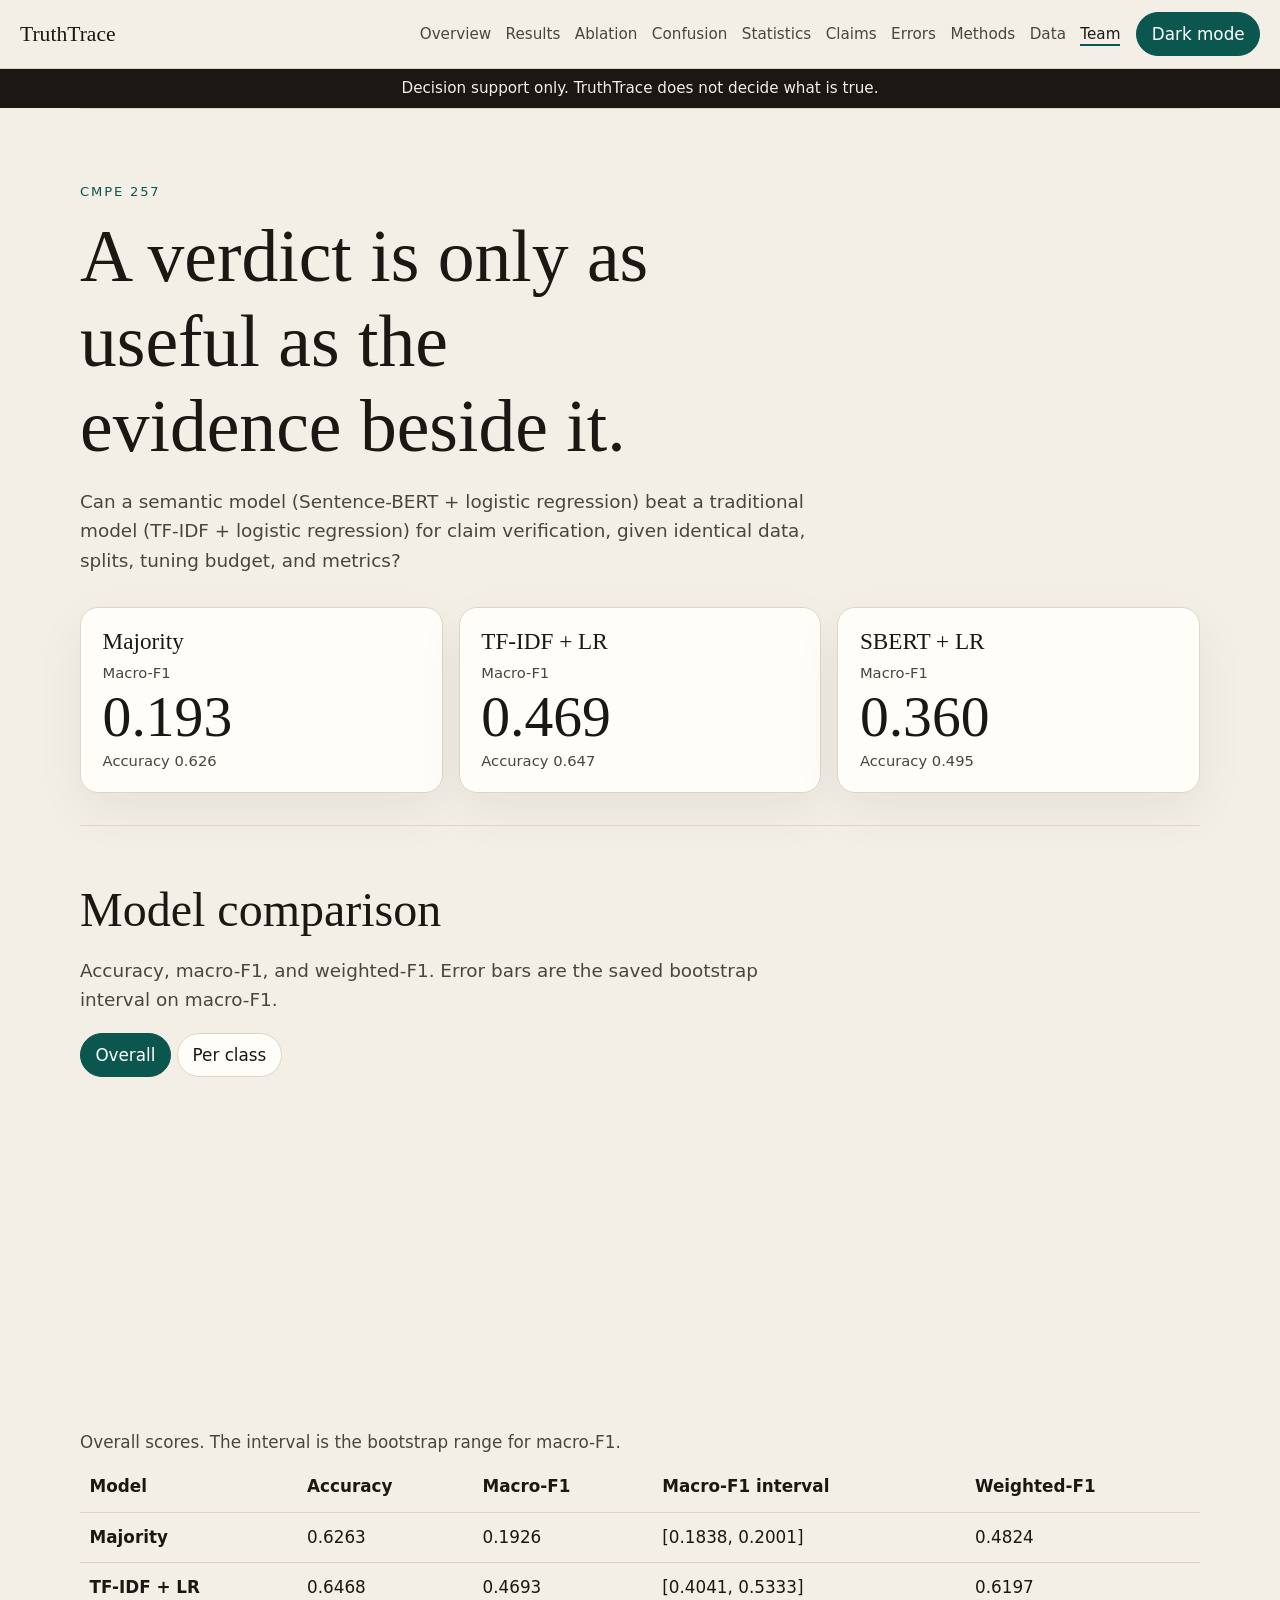
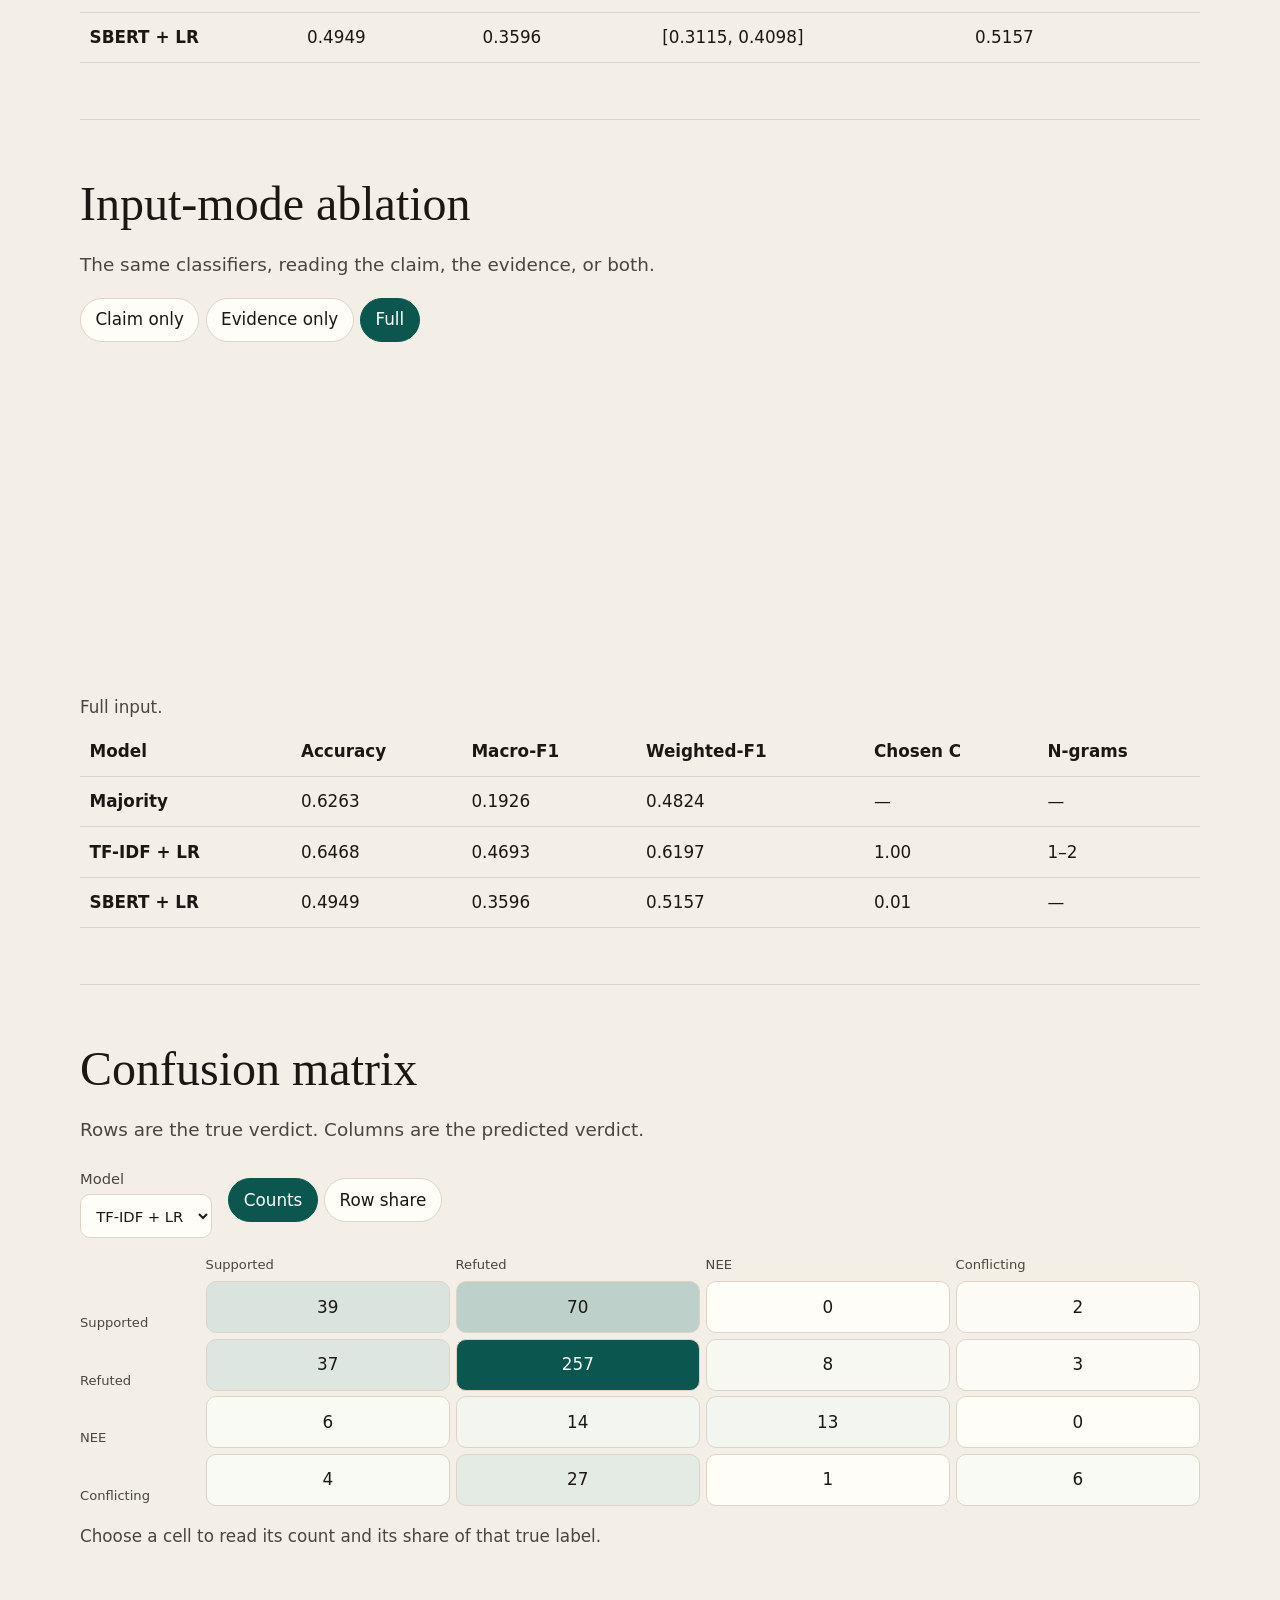
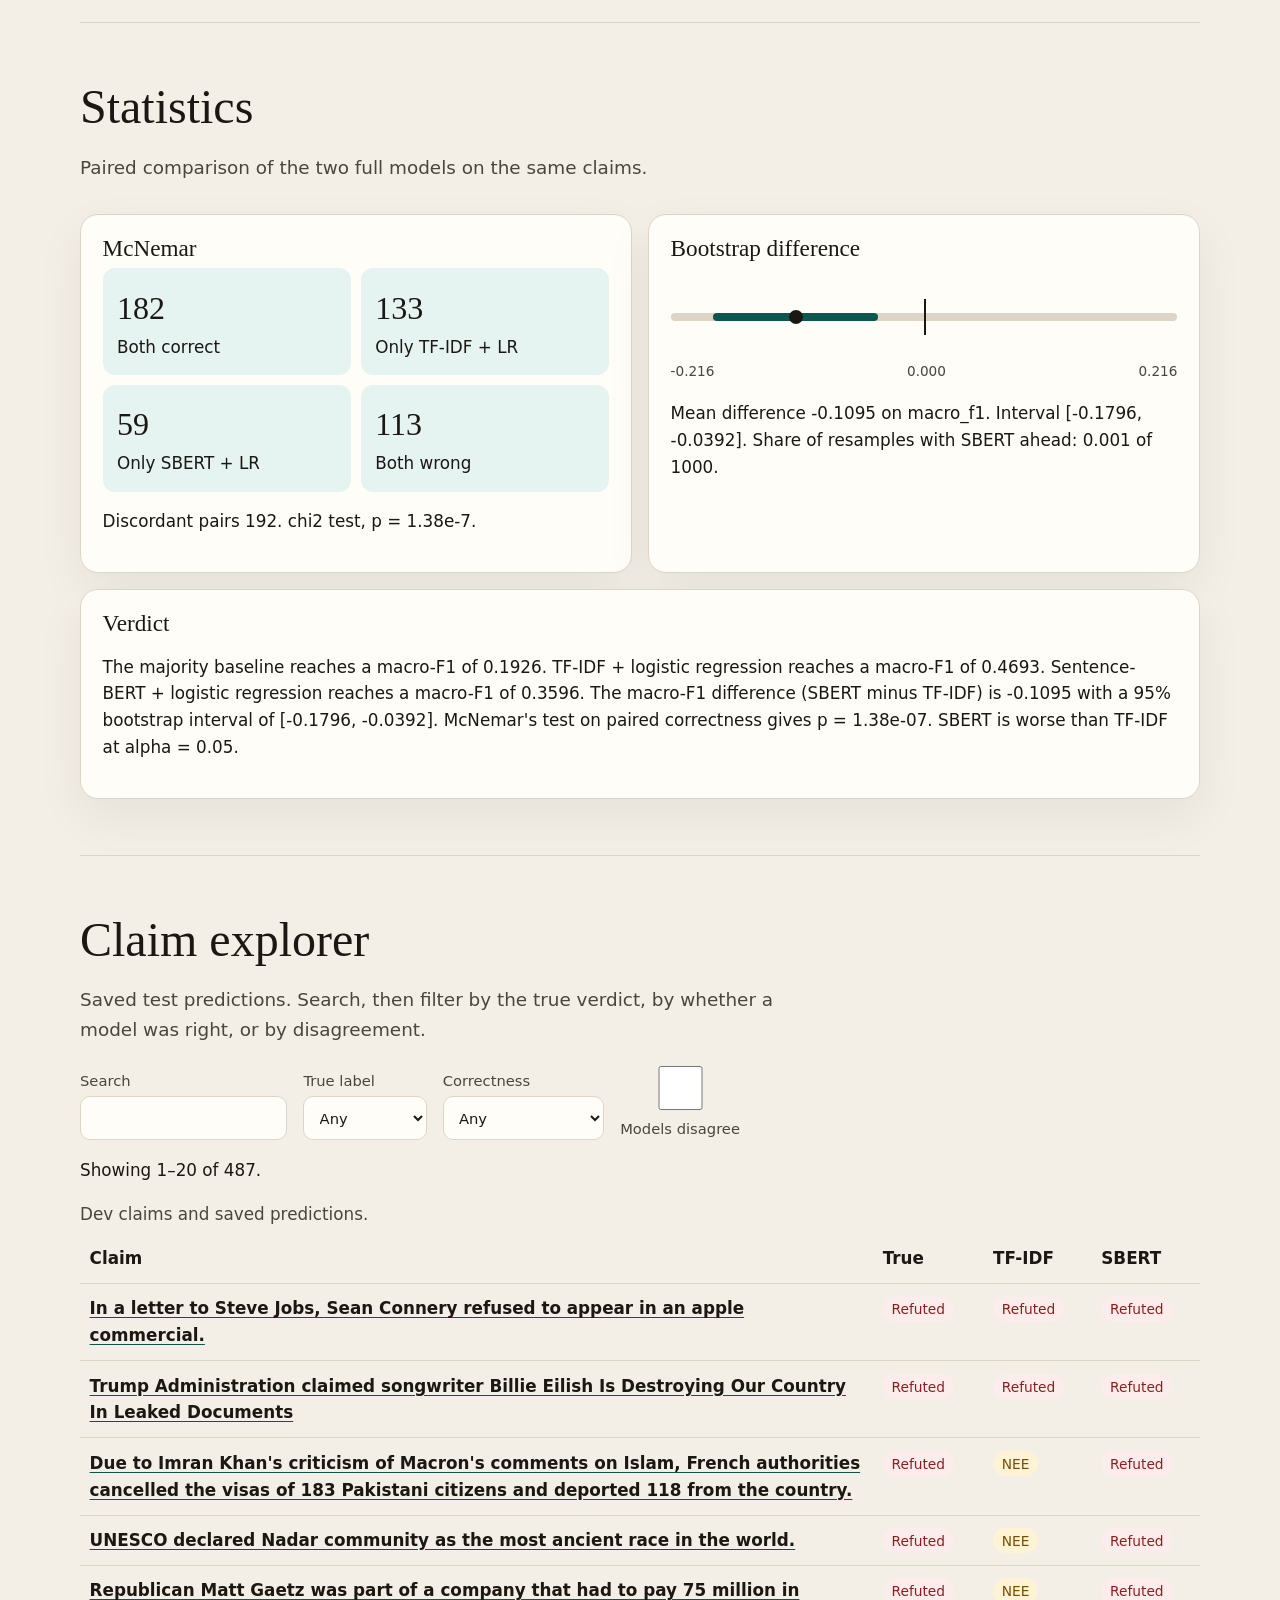
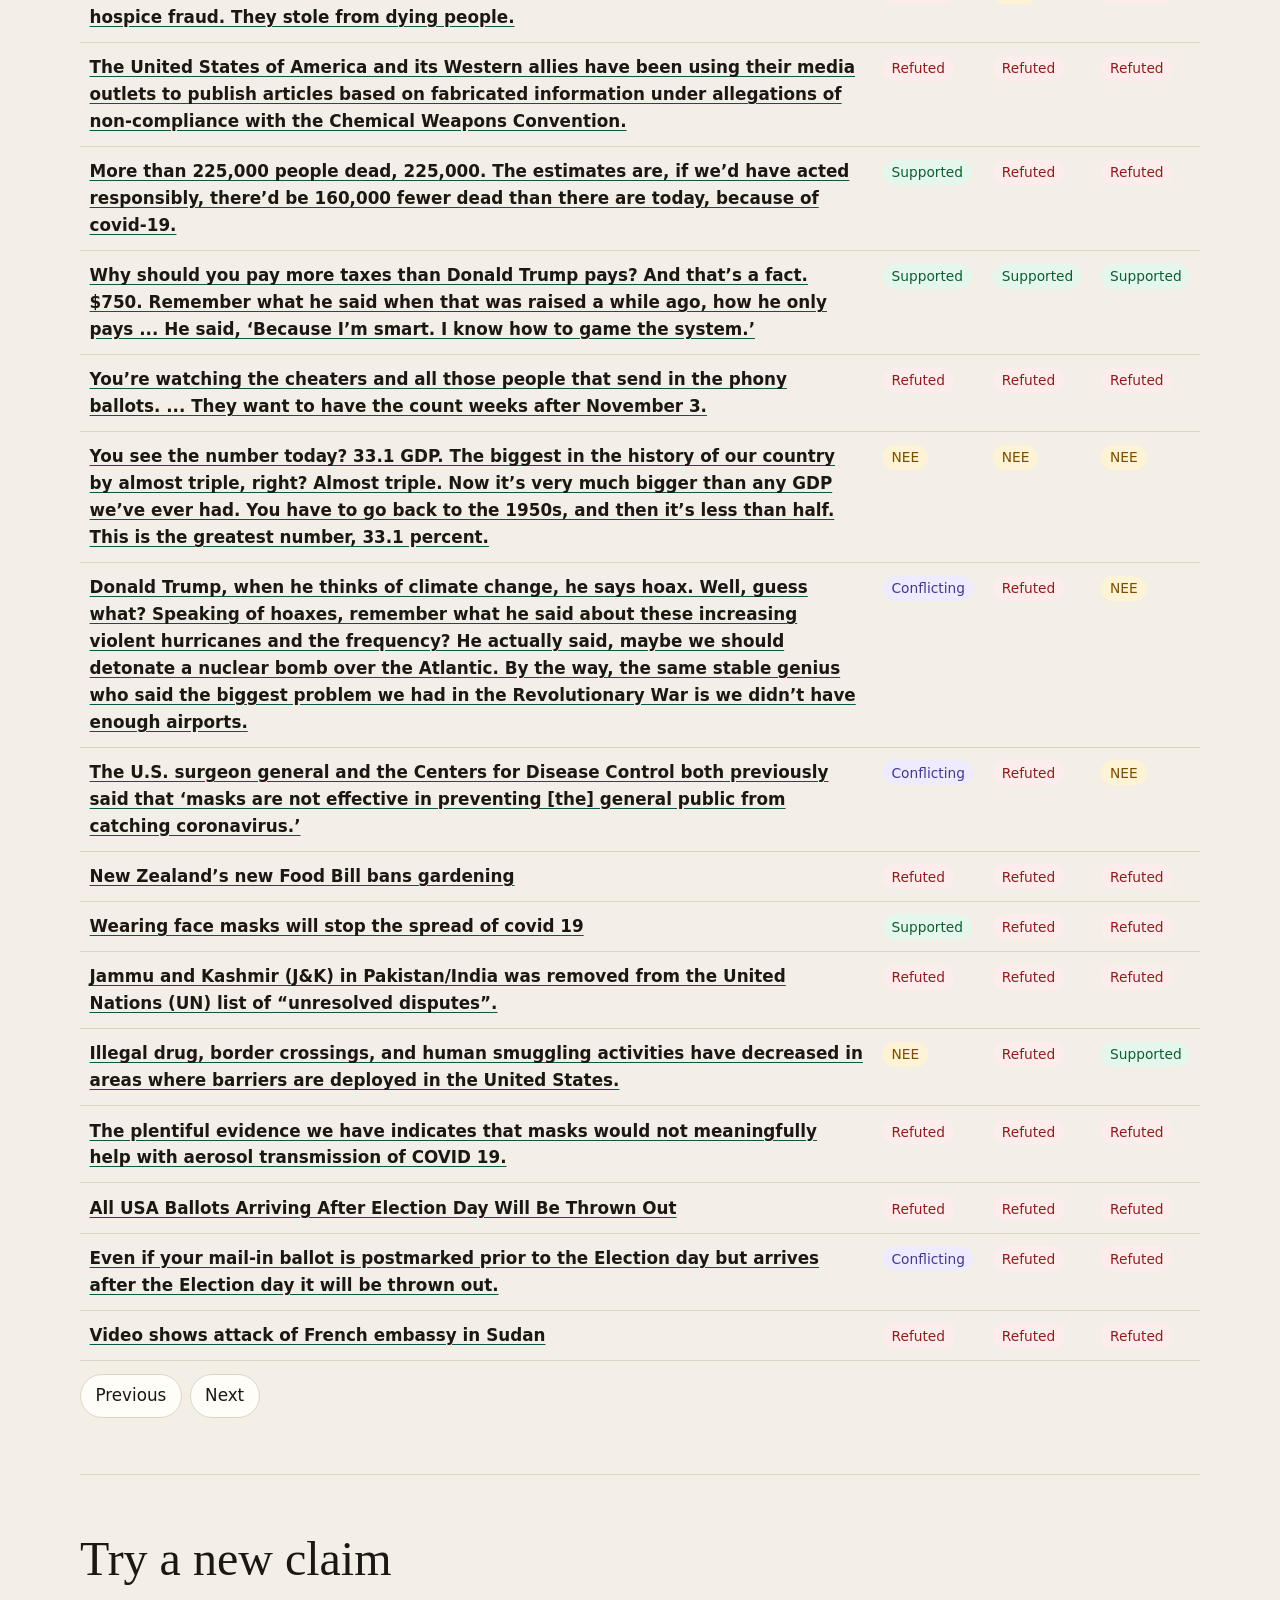
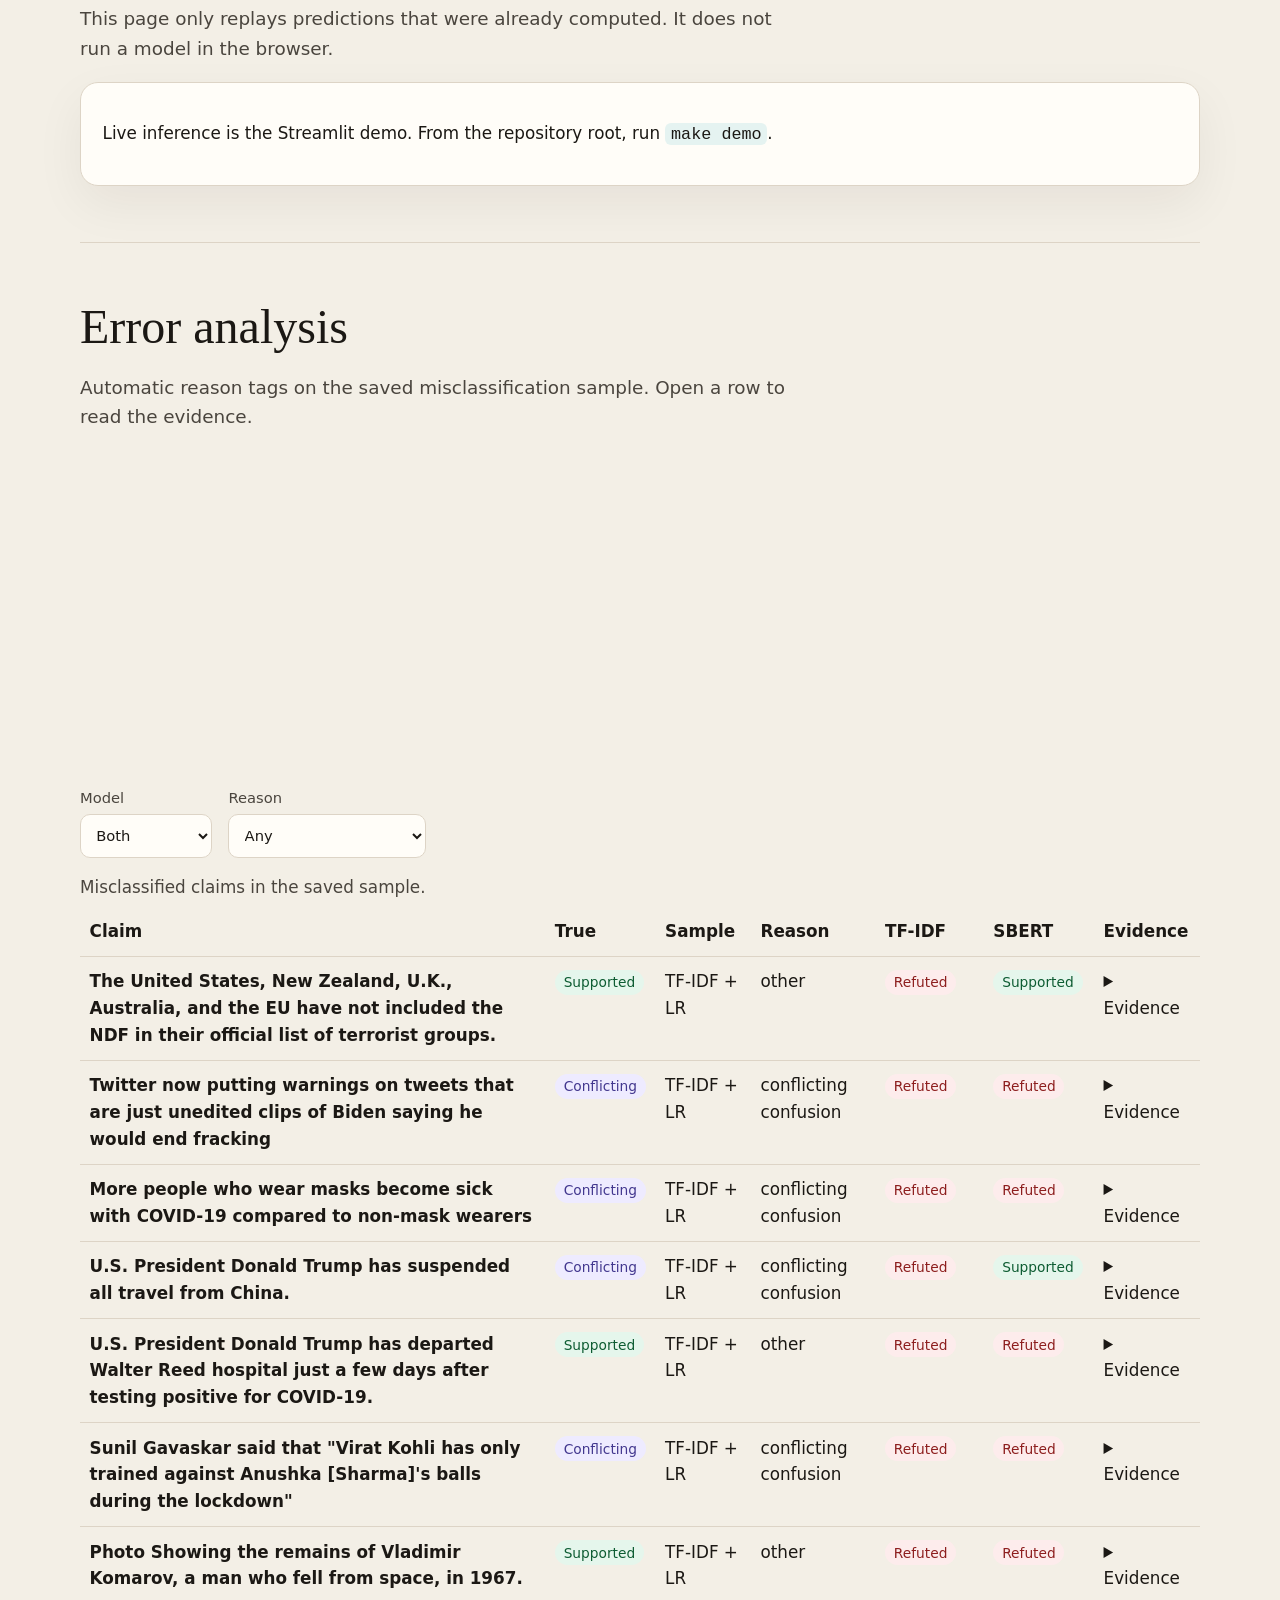
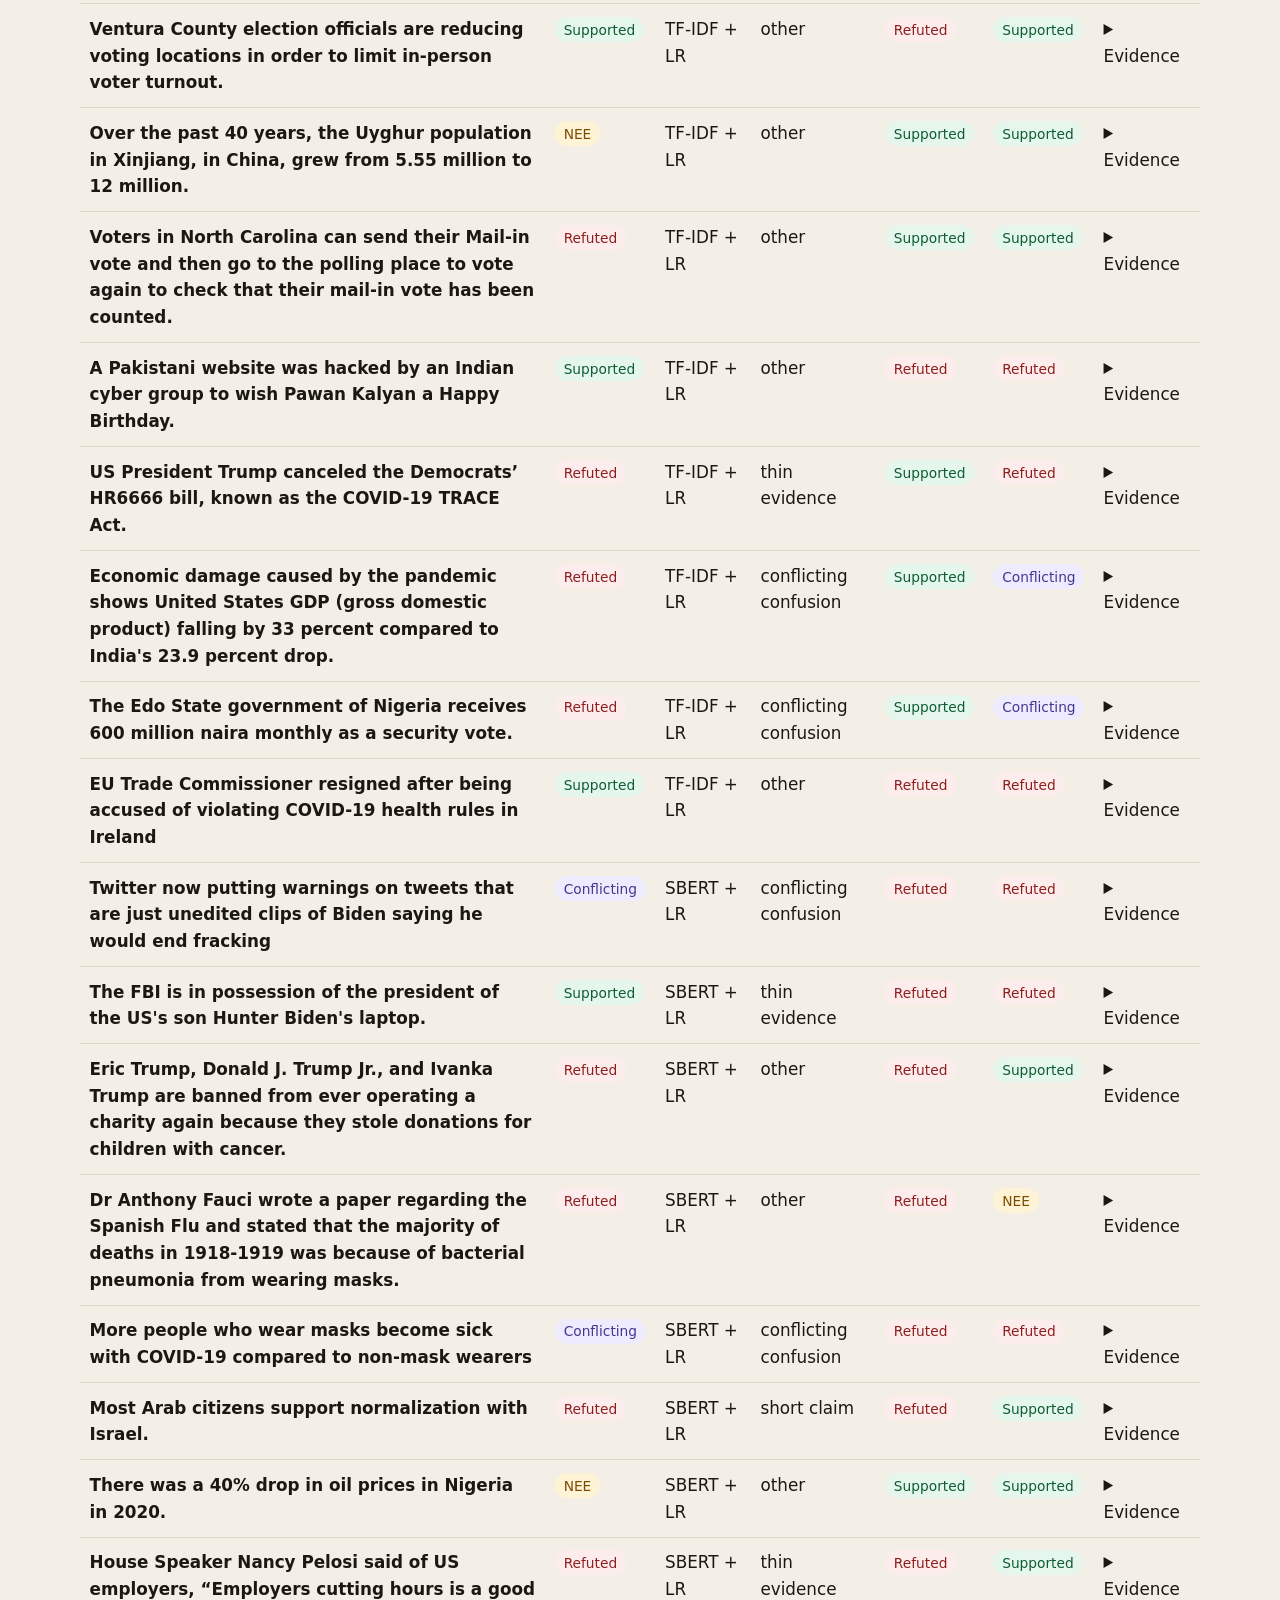
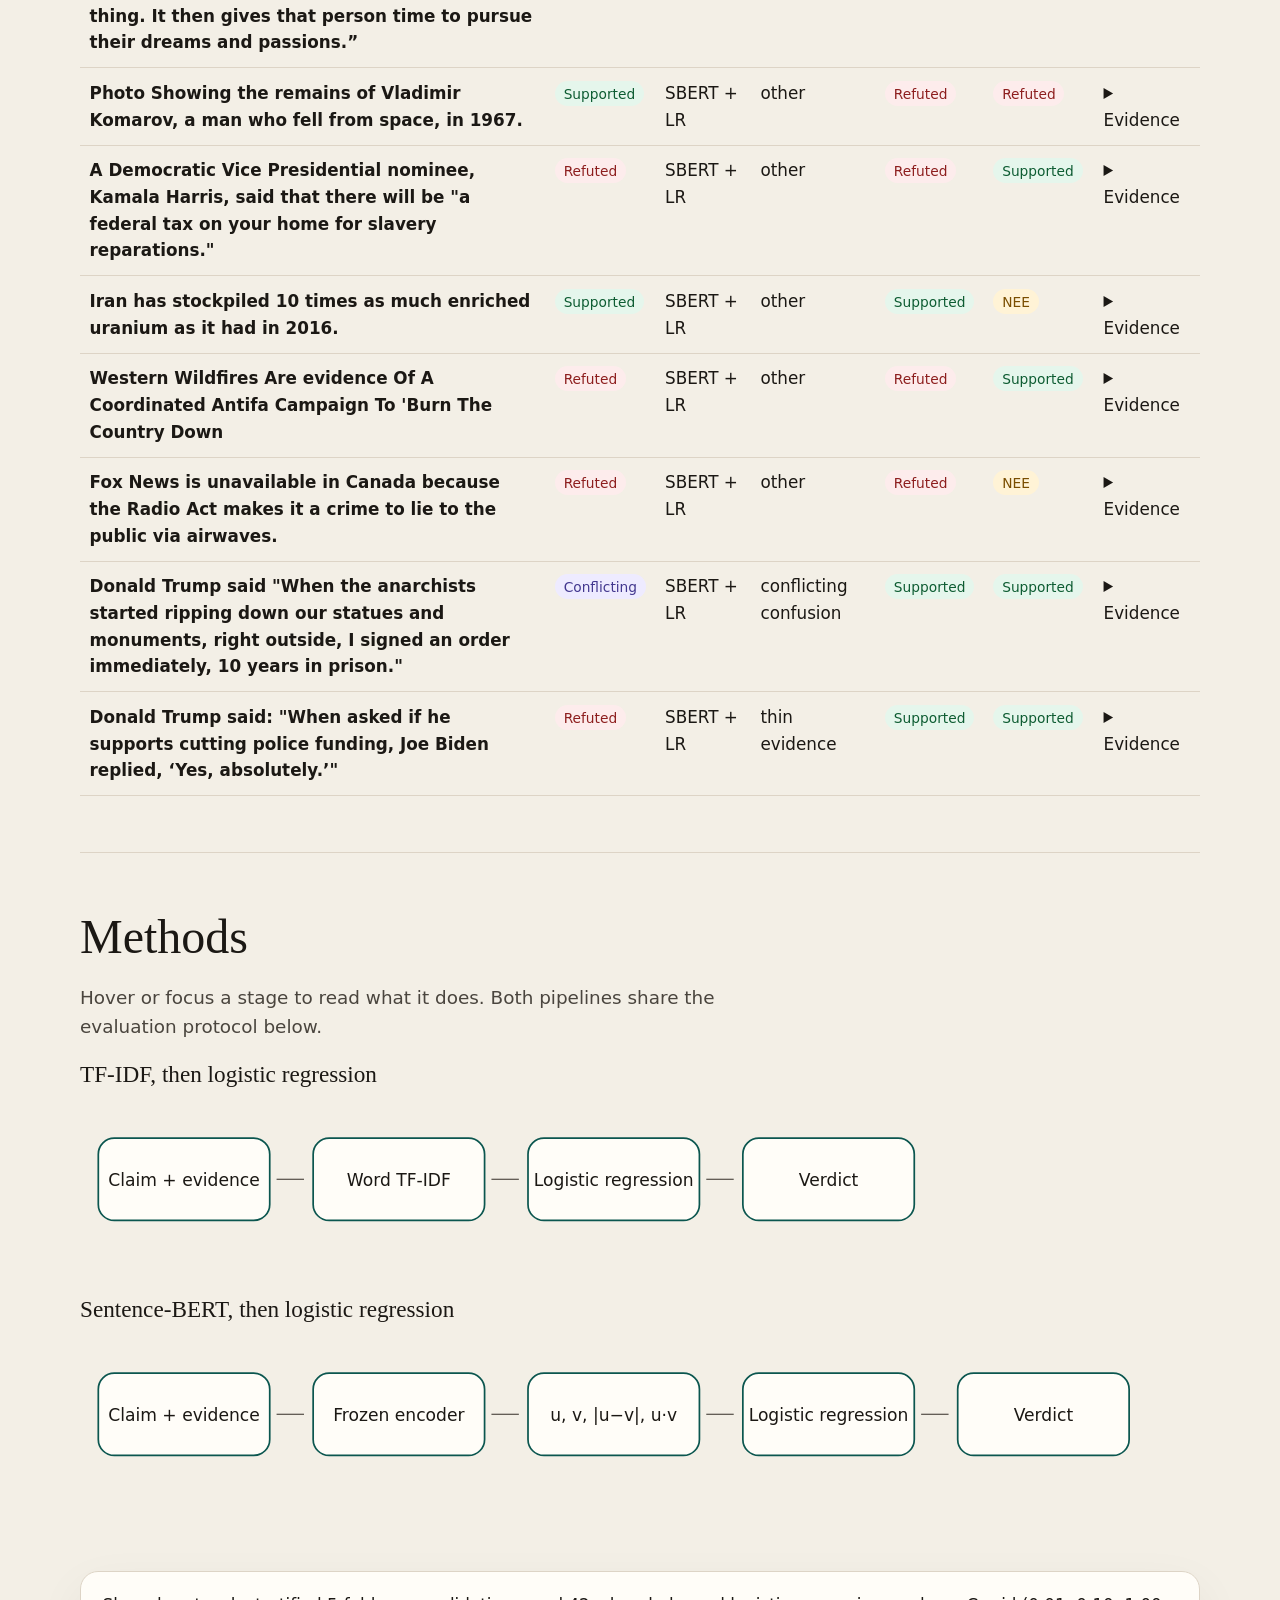
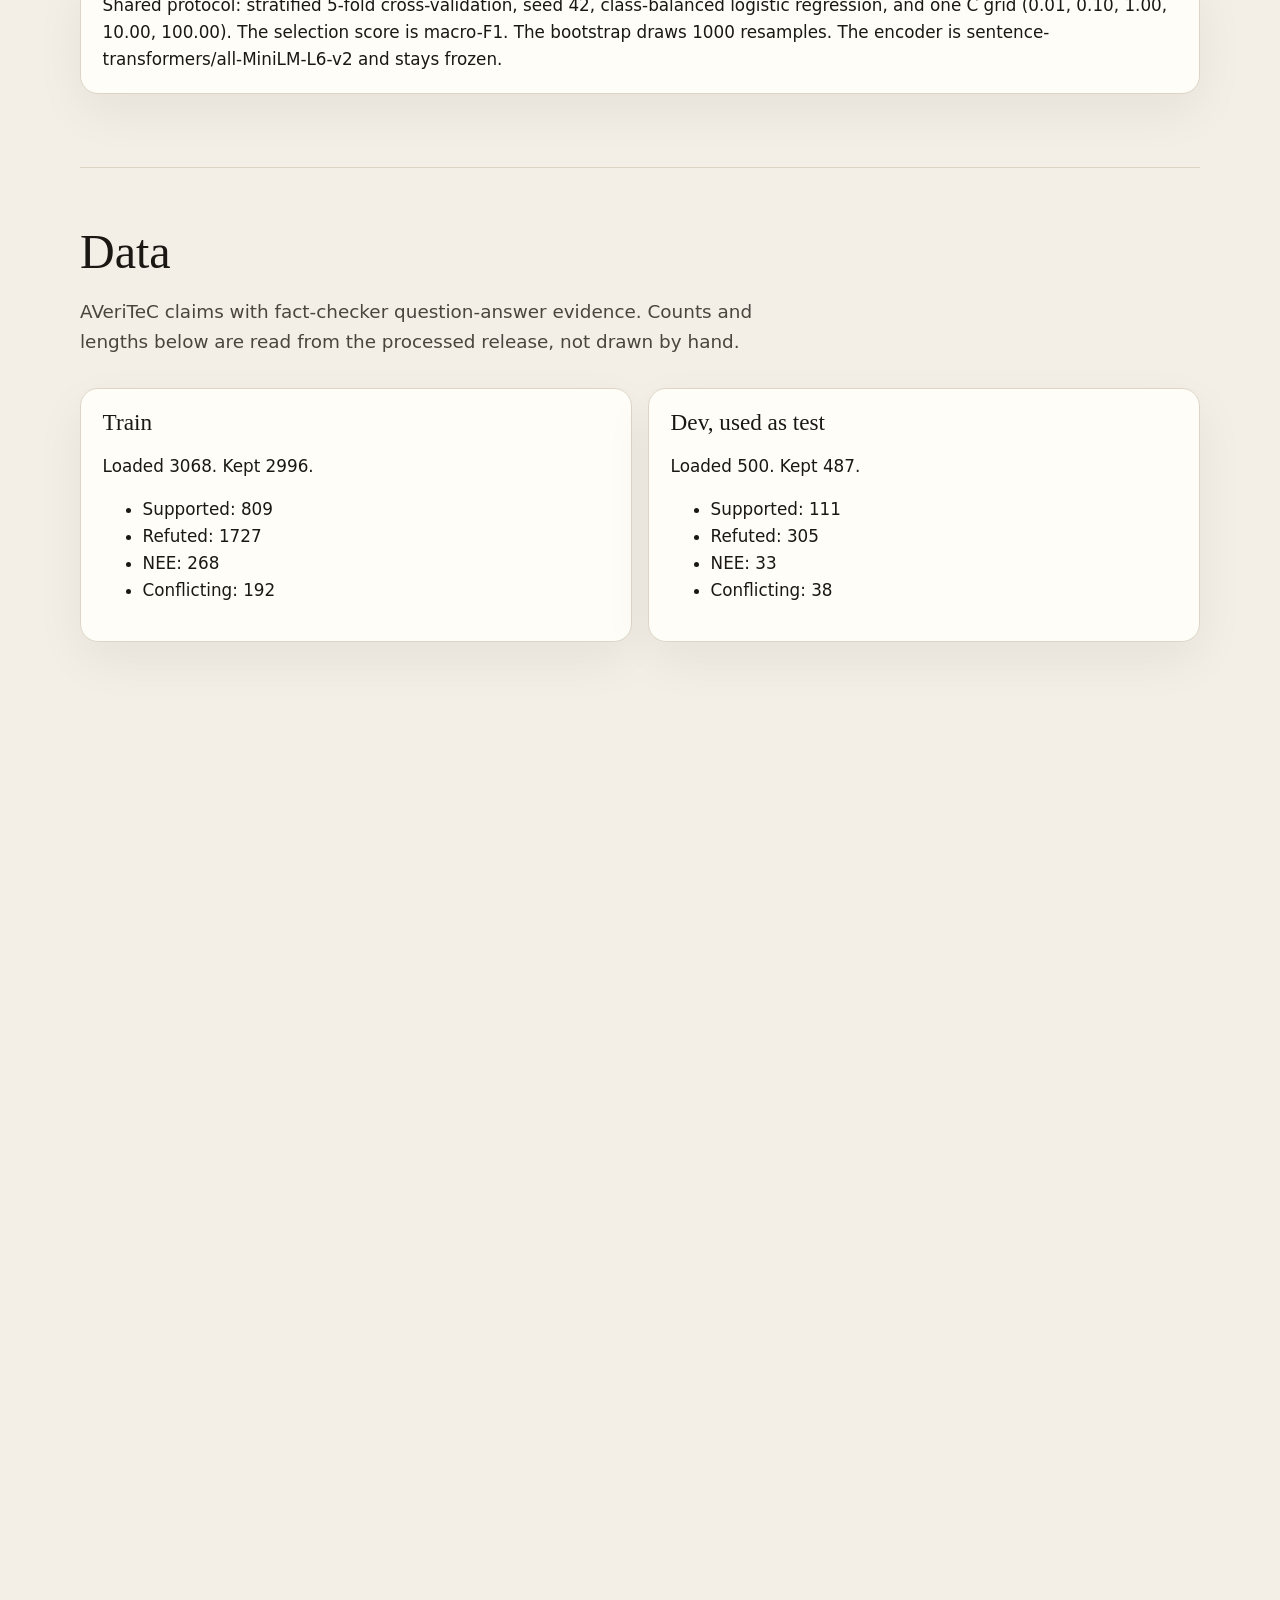
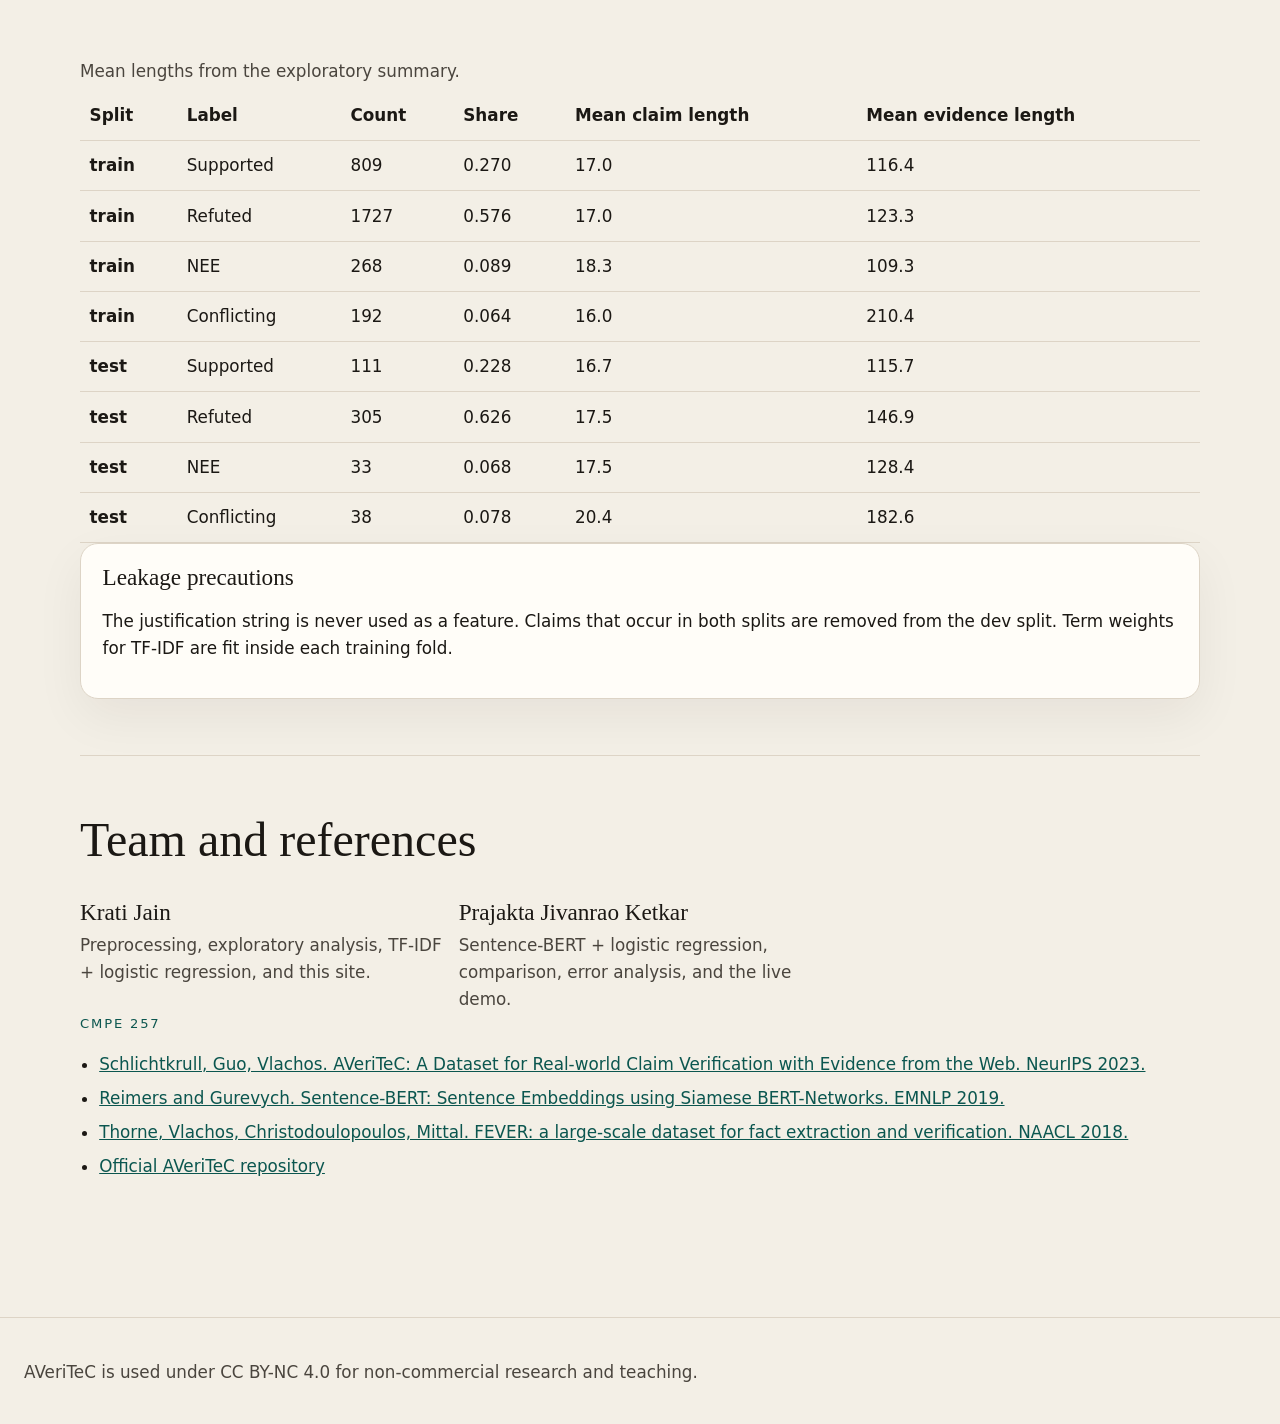
<file: docs/data.html>
<!DOCTYPE html>
<html lang="en">
<head>
<meta charset="utf-8">
<meta name="viewport" content="width=device-width, initial-scale=1">
<title>TruthTrace</title>
<script>location.replace("index.html#data");</script>
</head>
<body>
<p><a href="index.html#data">Continue to TruthTrace</a></p>
</body>
</html>
</file>
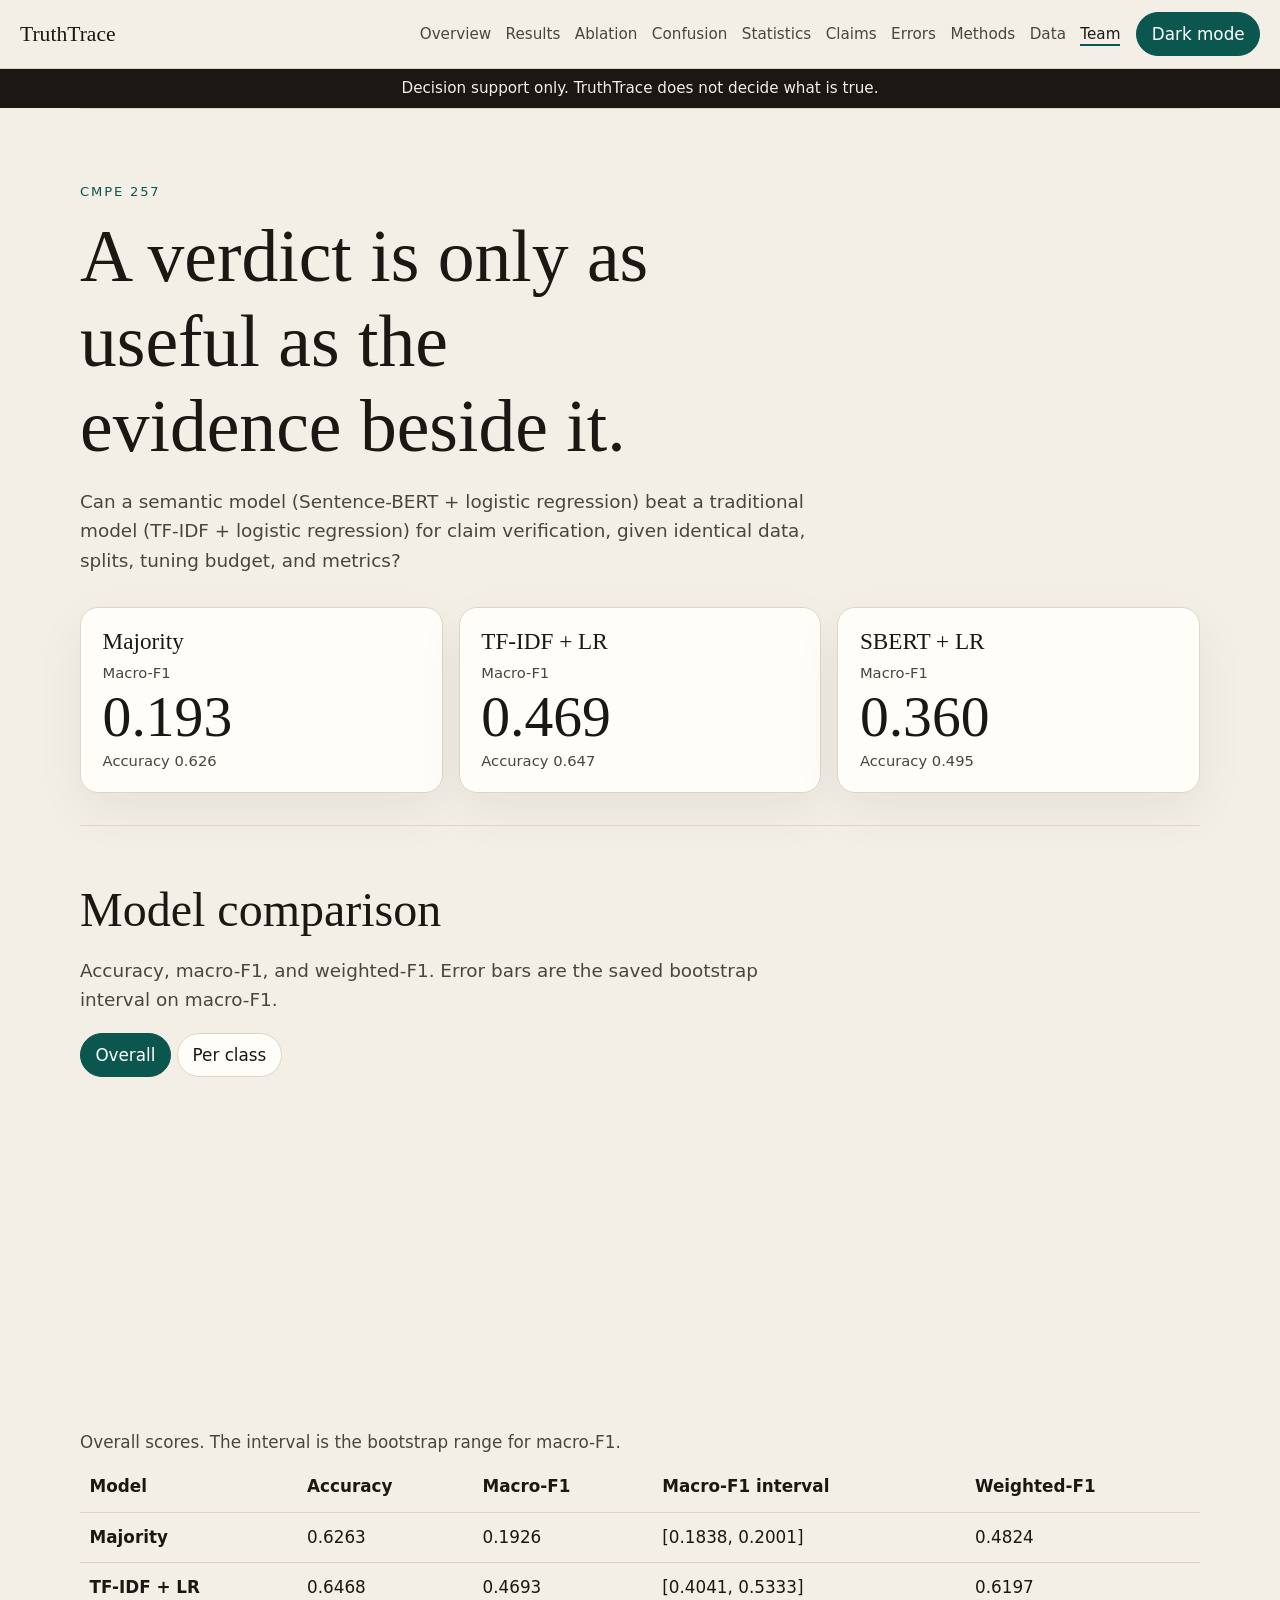
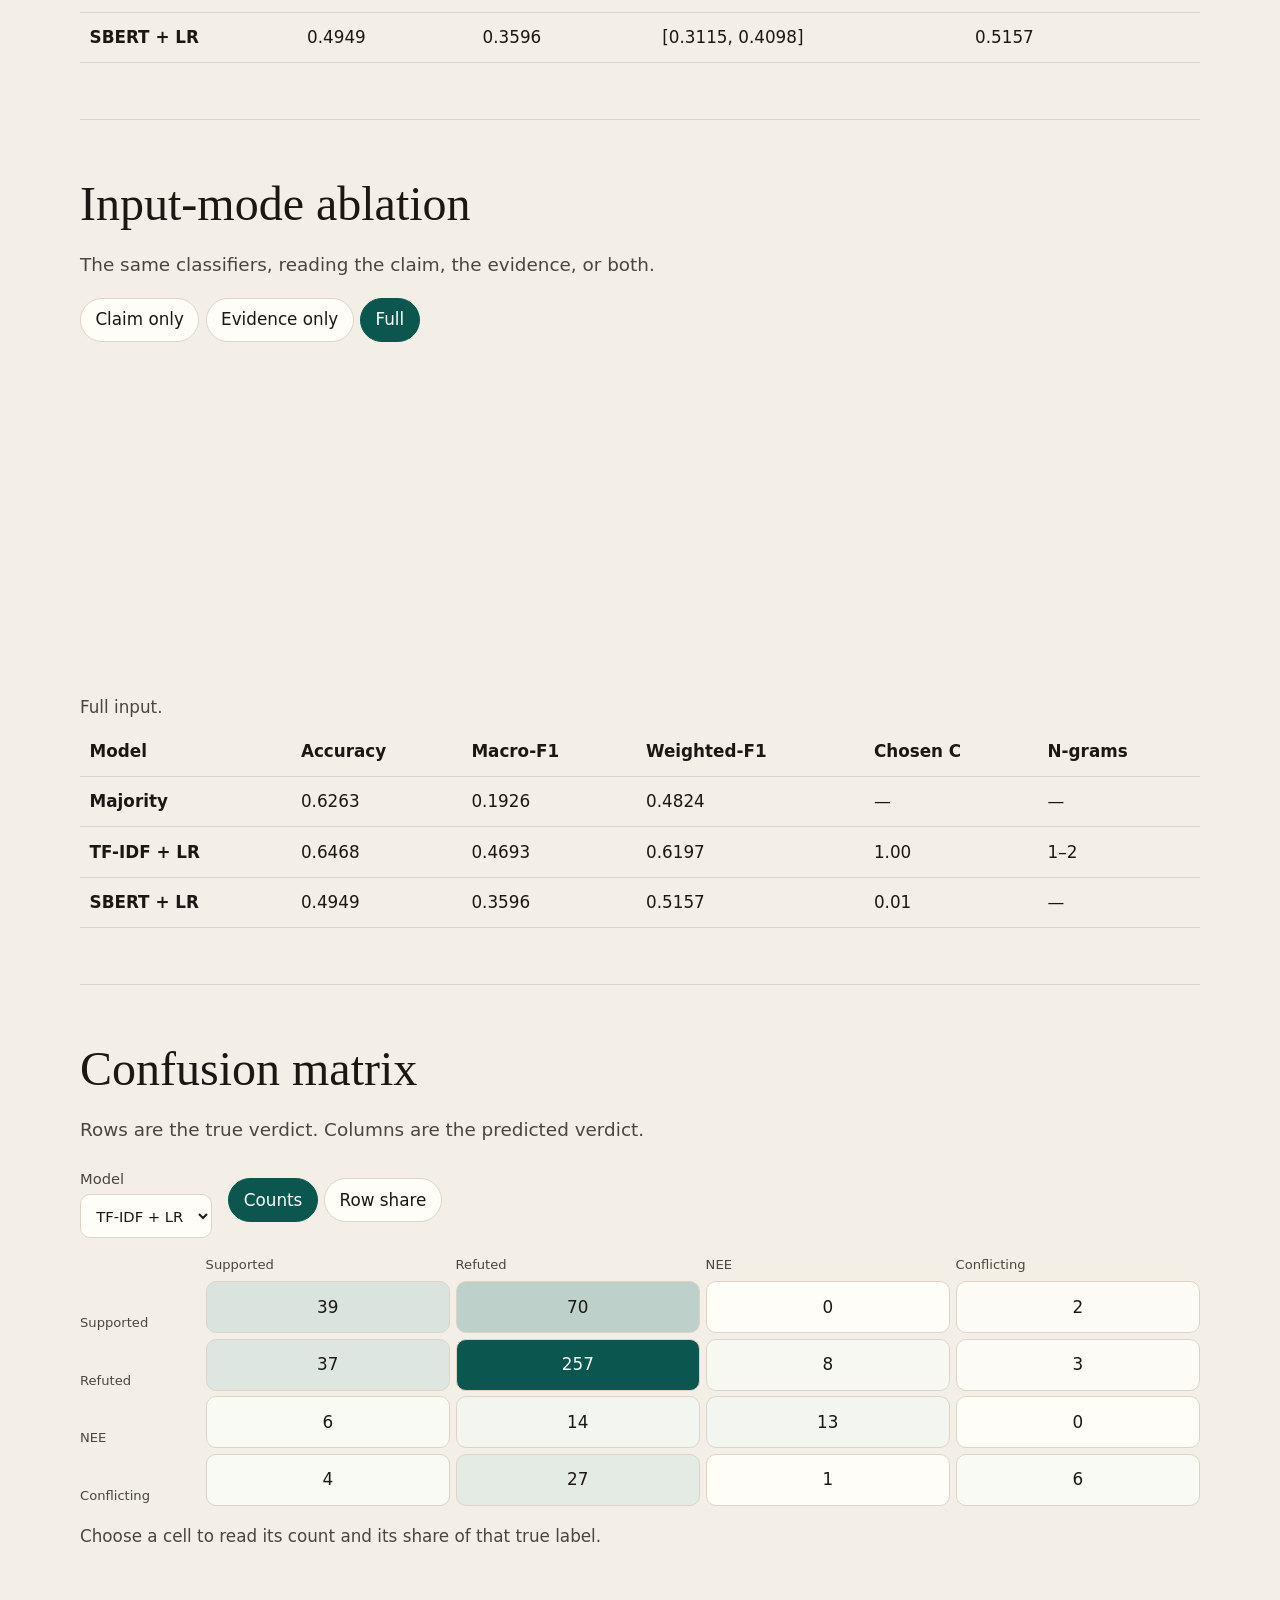
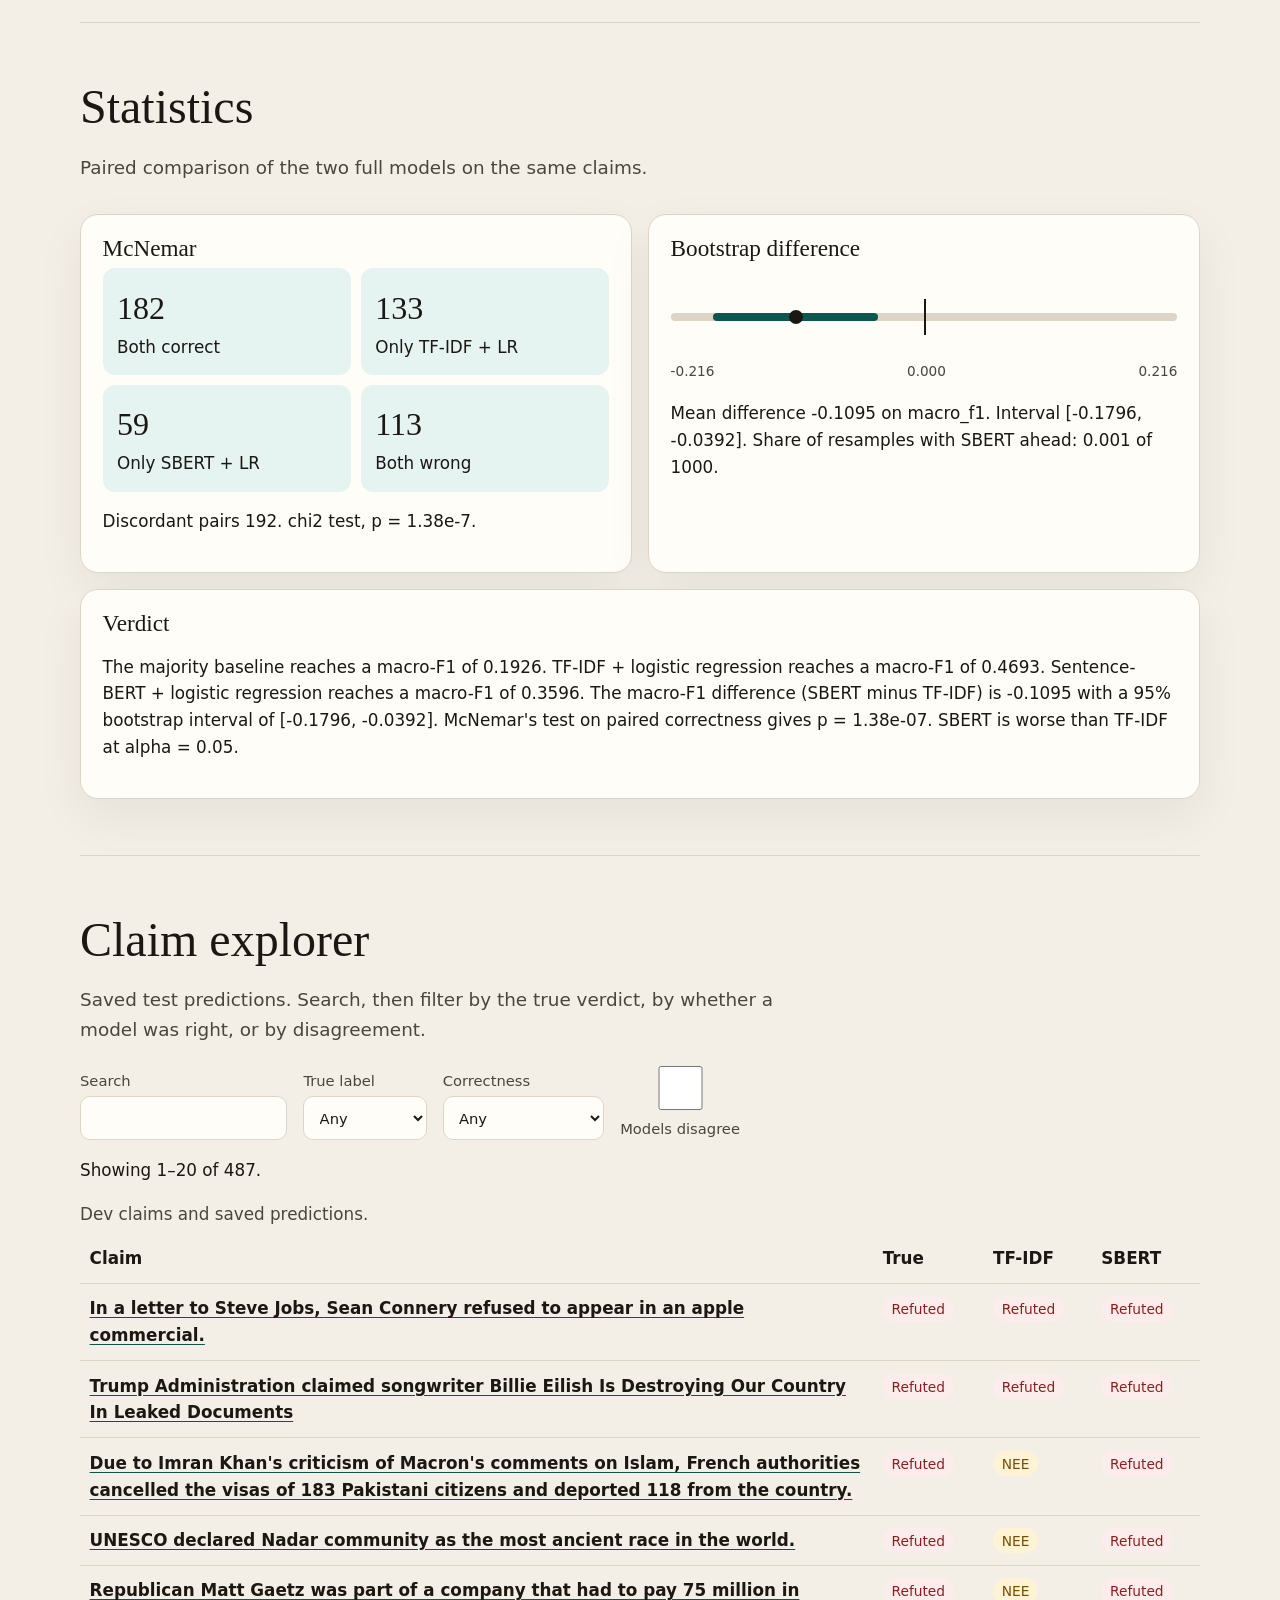
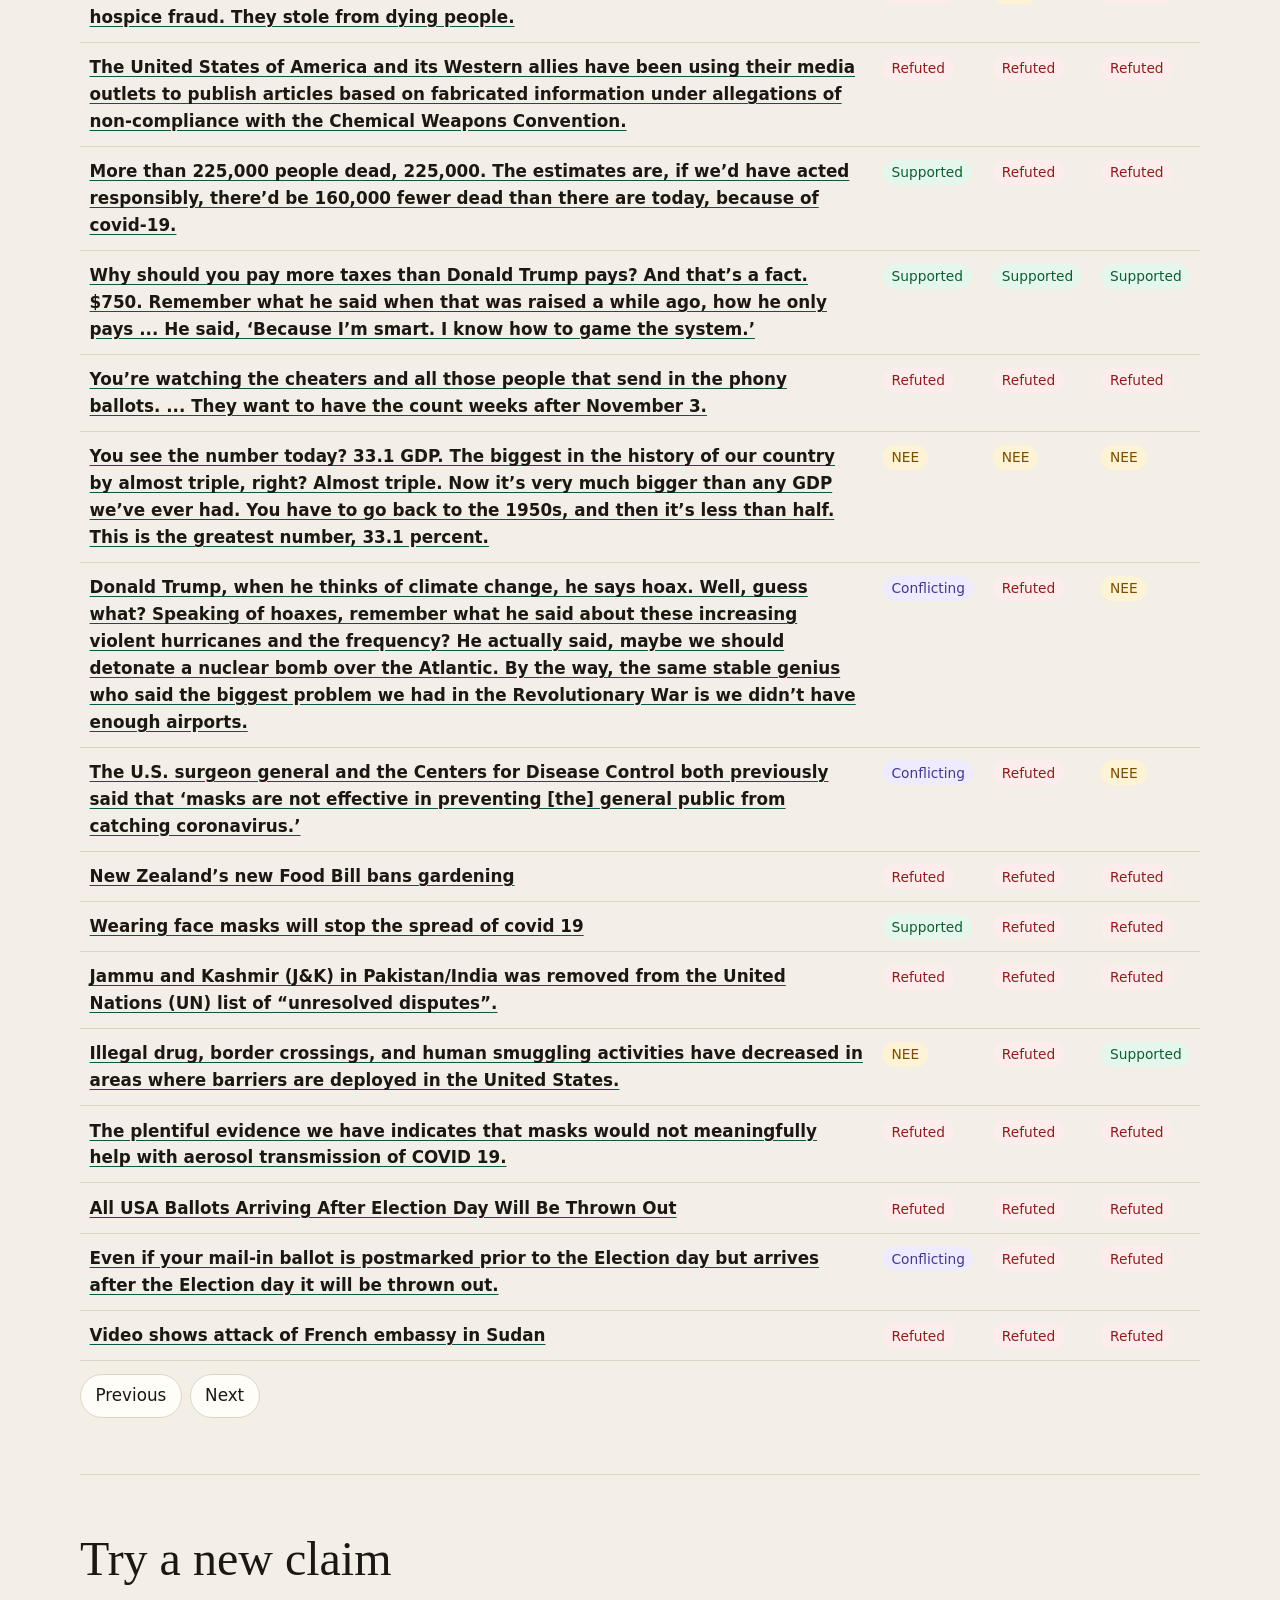
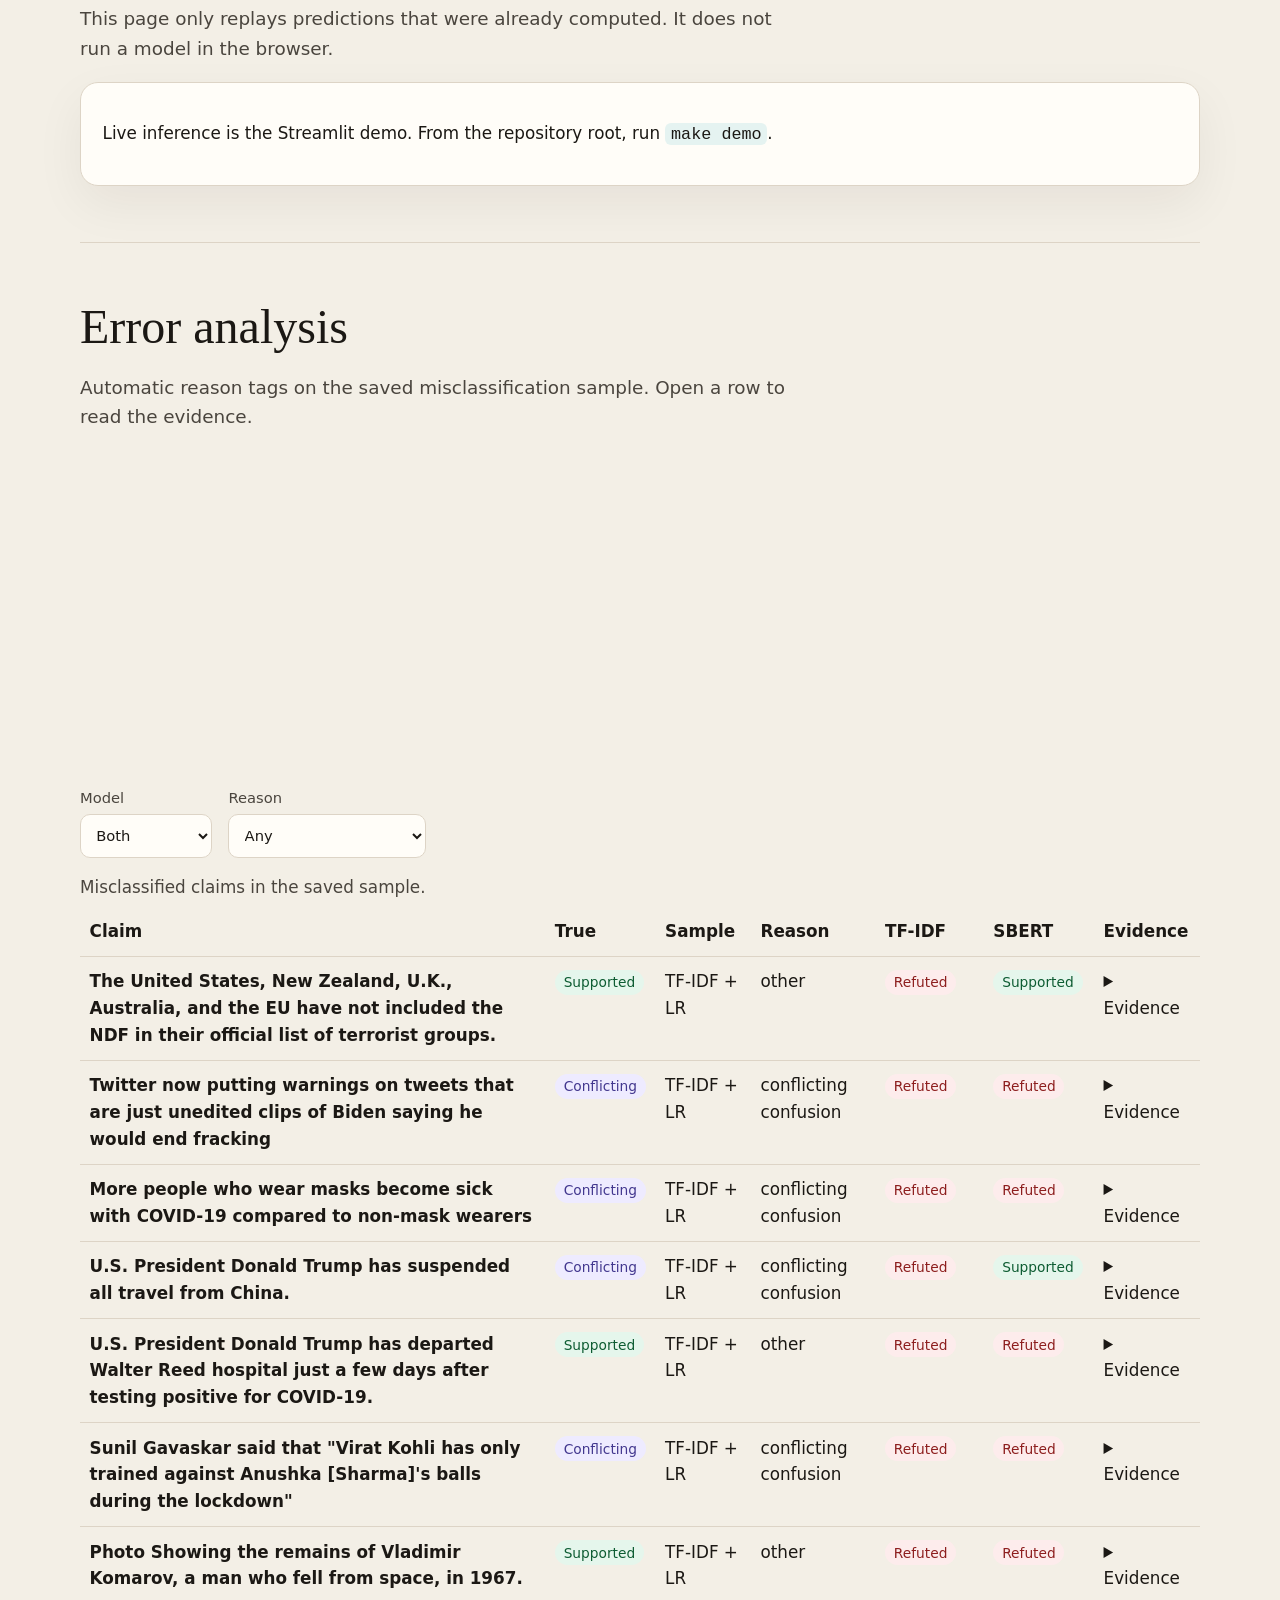
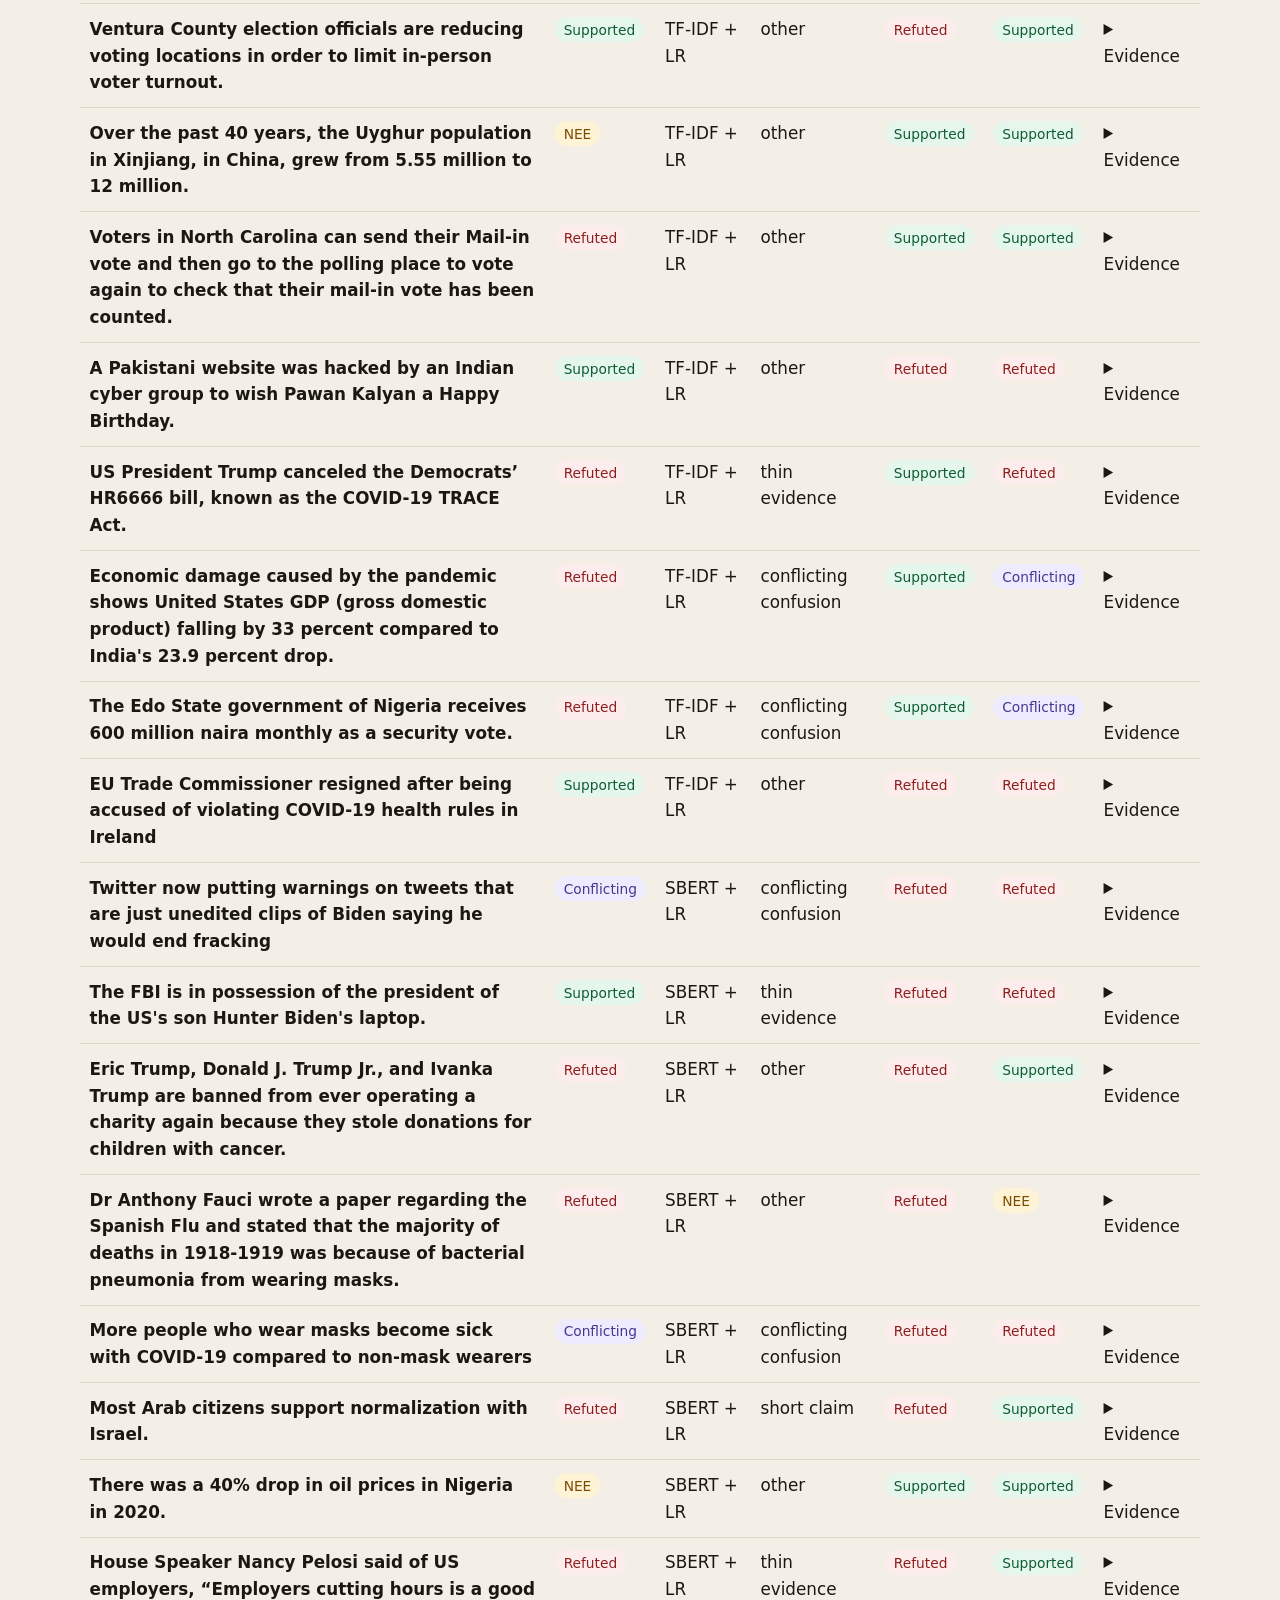
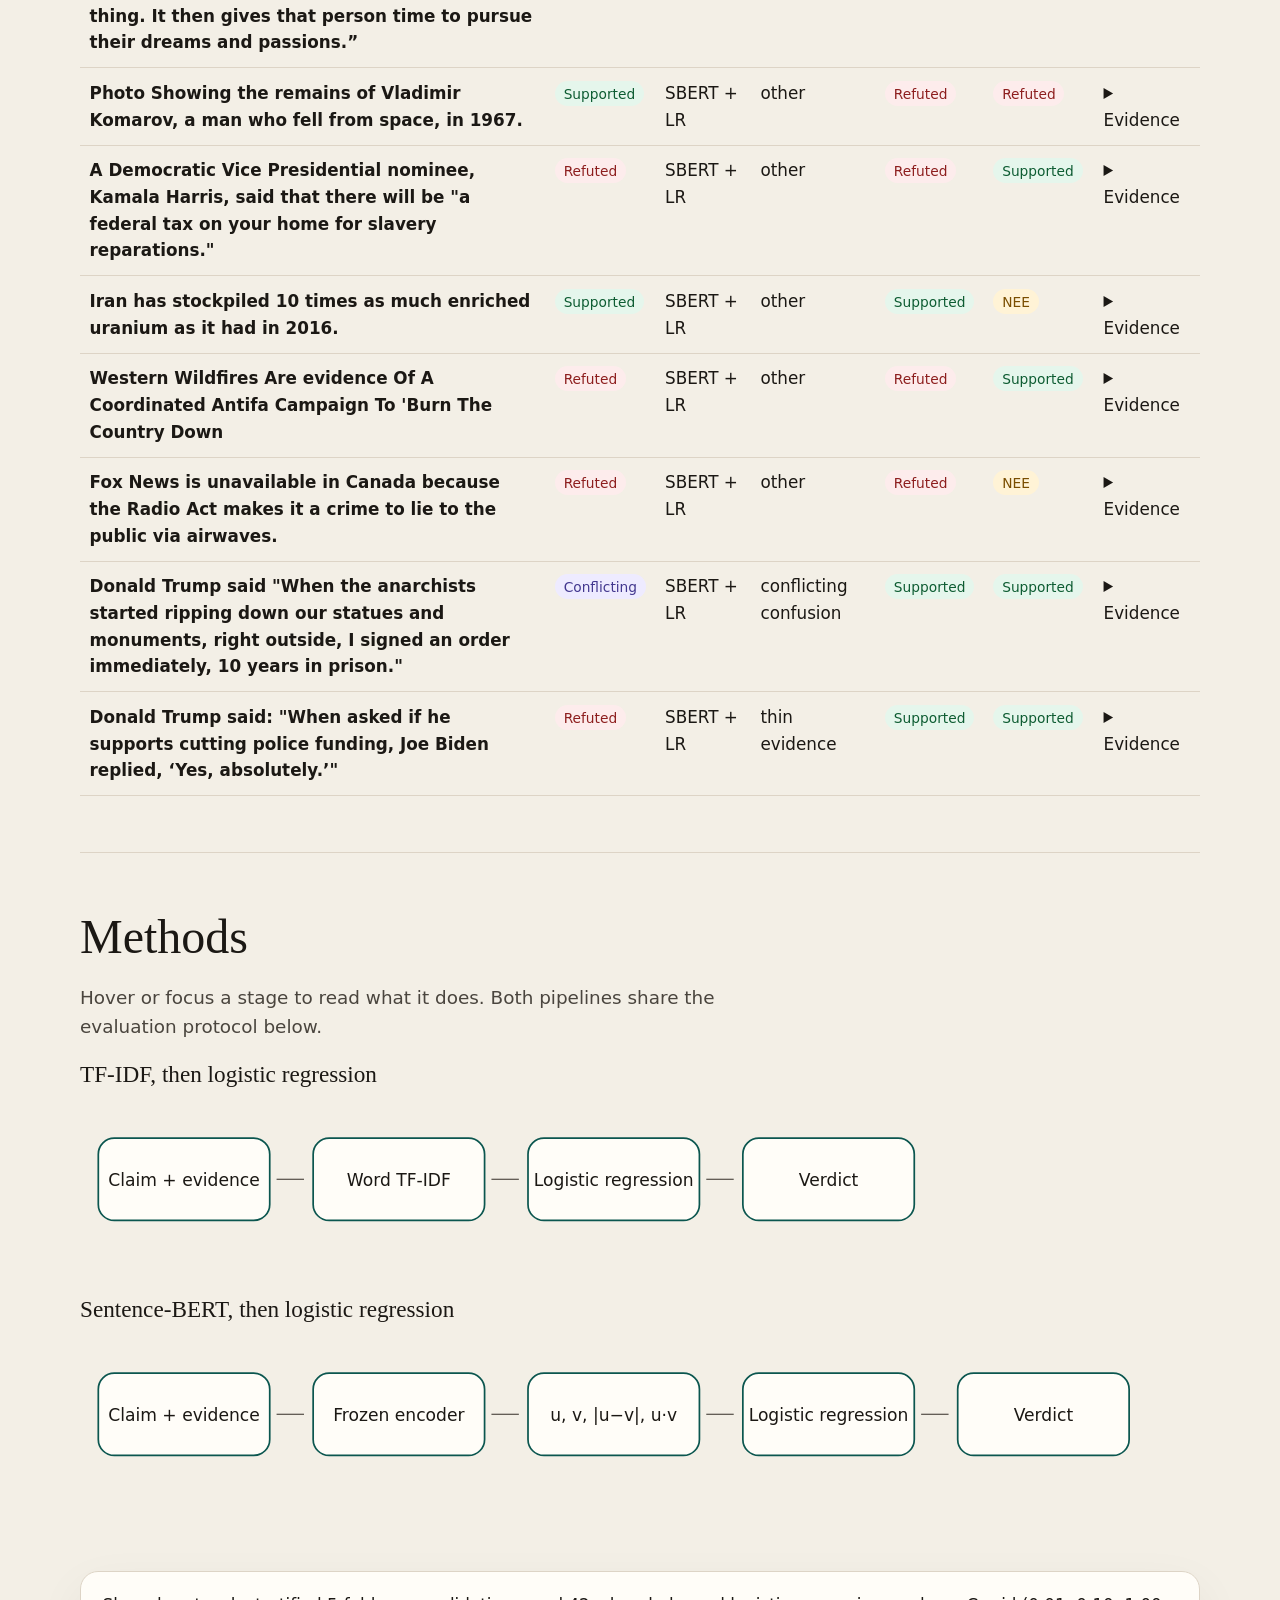
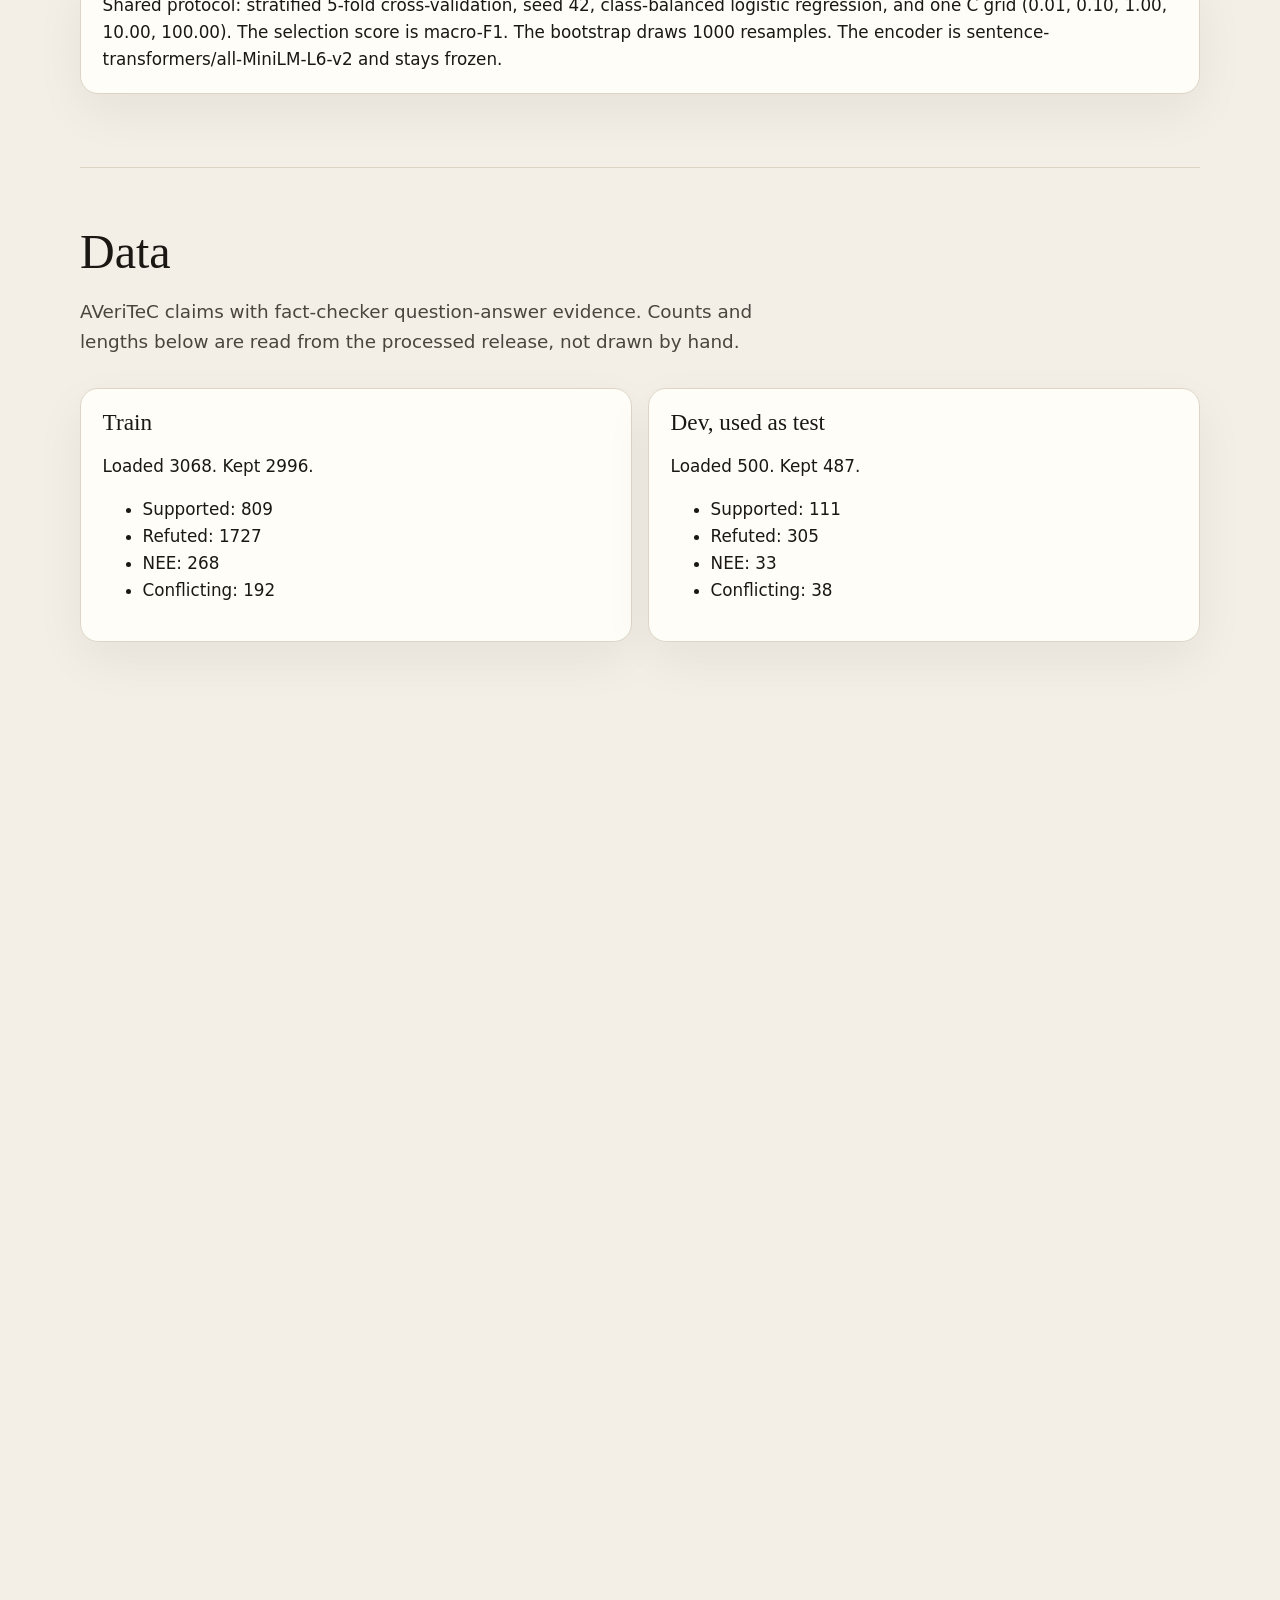
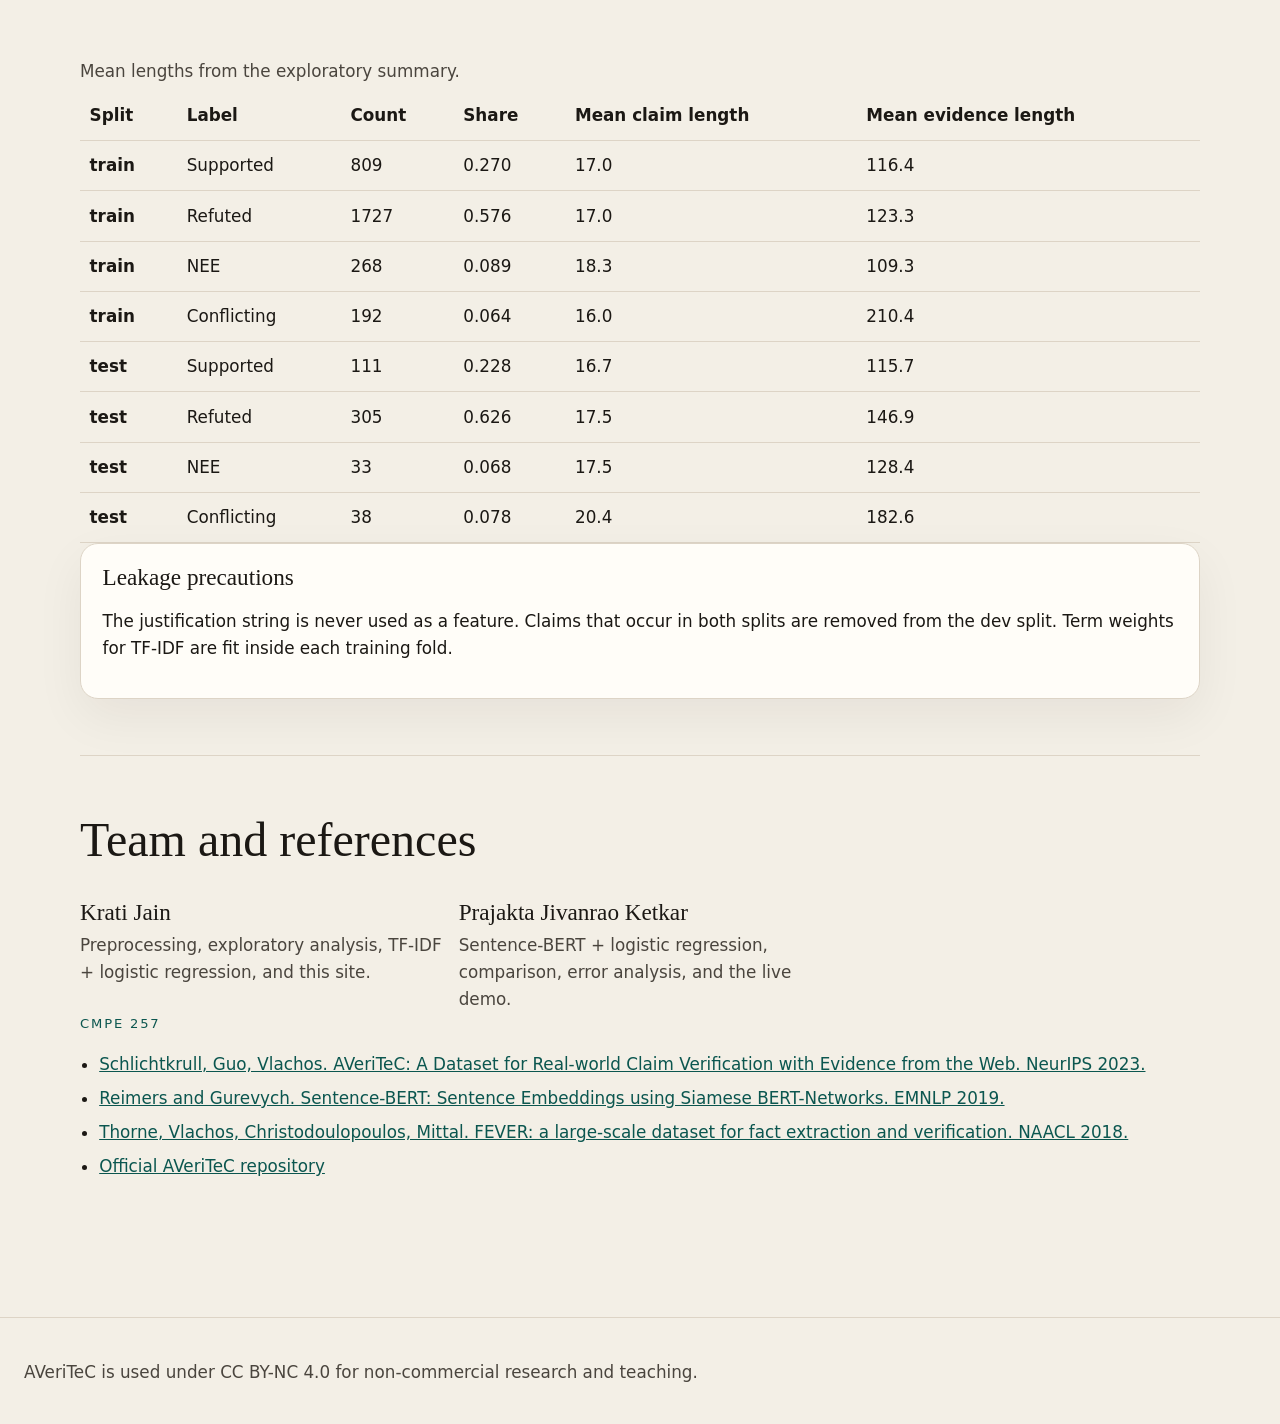
<file: docs/demo.html>
<!DOCTYPE html>
<html lang="en">
<head>
<meta charset="utf-8">
<meta name="viewport" content="width=device-width, initial-scale=1">
<title>TruthTrace</title>
<script>location.replace("index.html#claims");</script>
</head>
<body>
<p><a href="index.html#claims">Continue to TruthTrace</a></p>
</body>
</html>
</file>
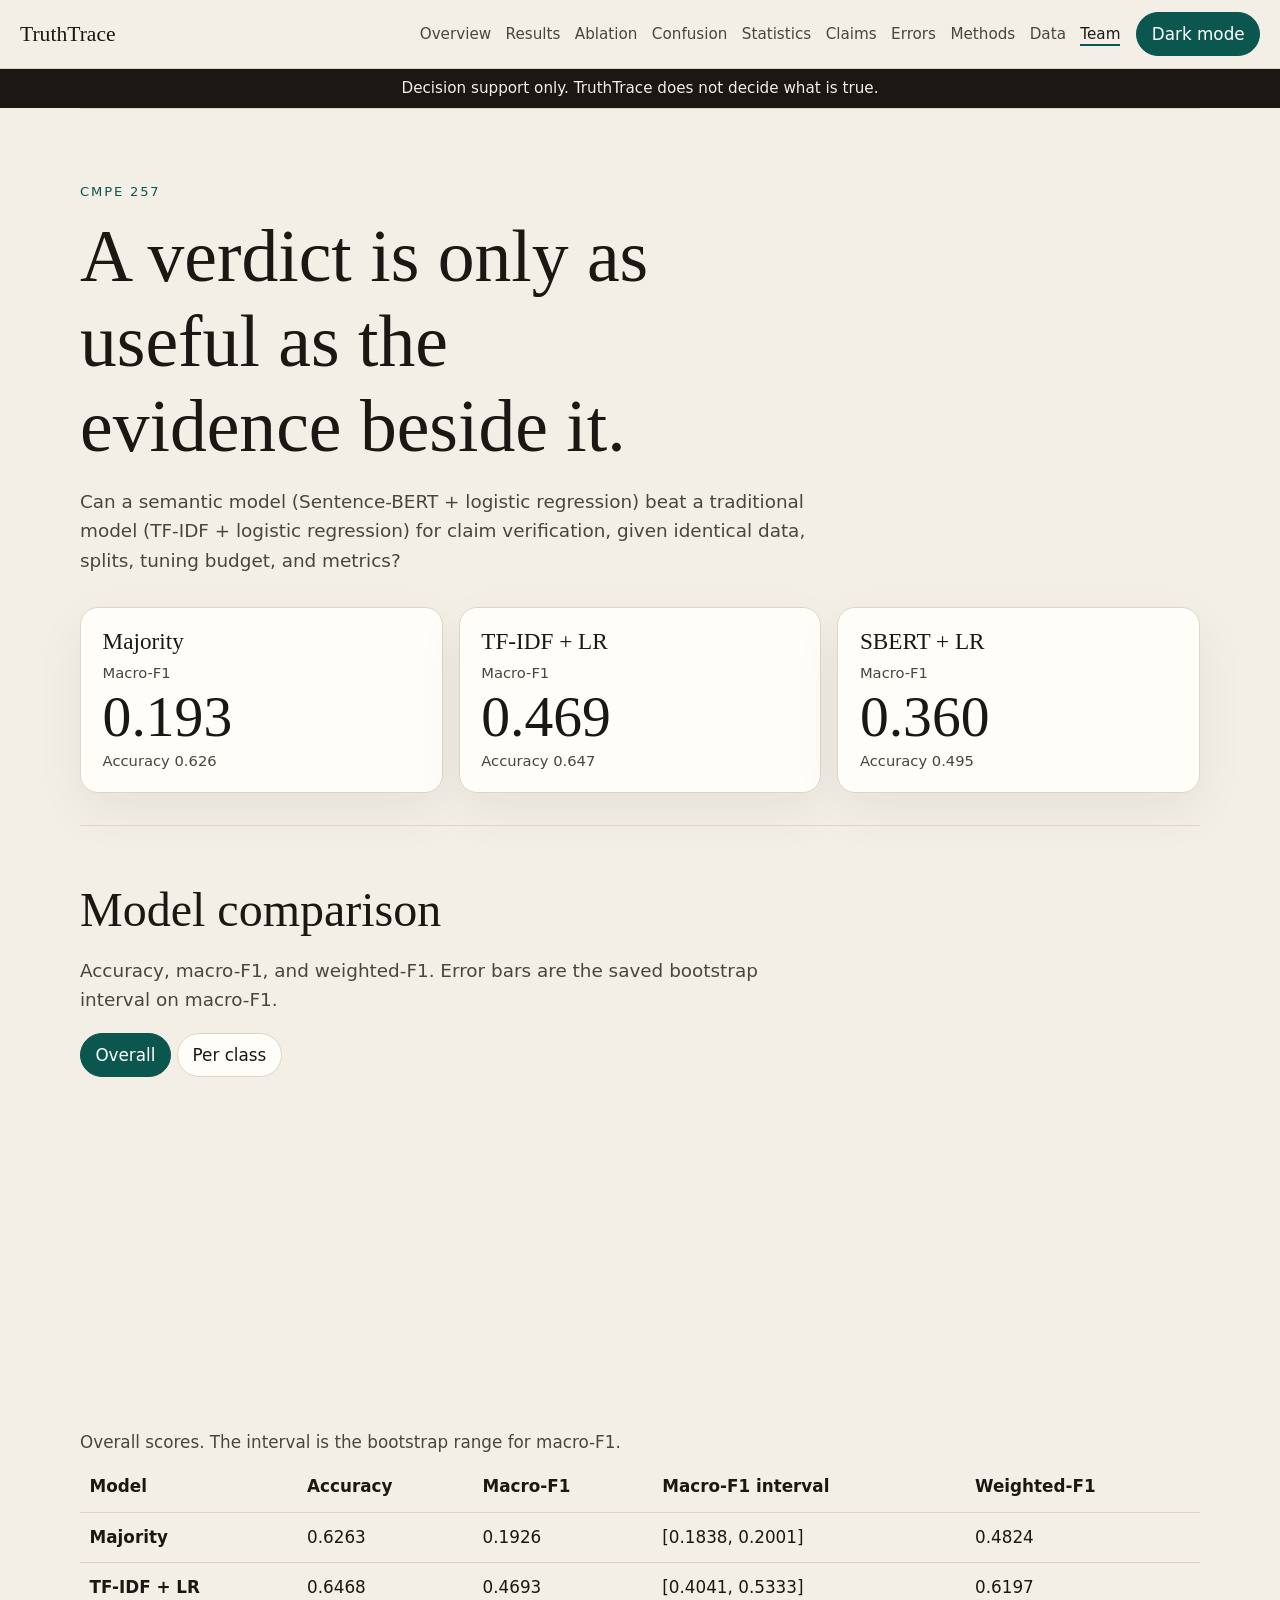
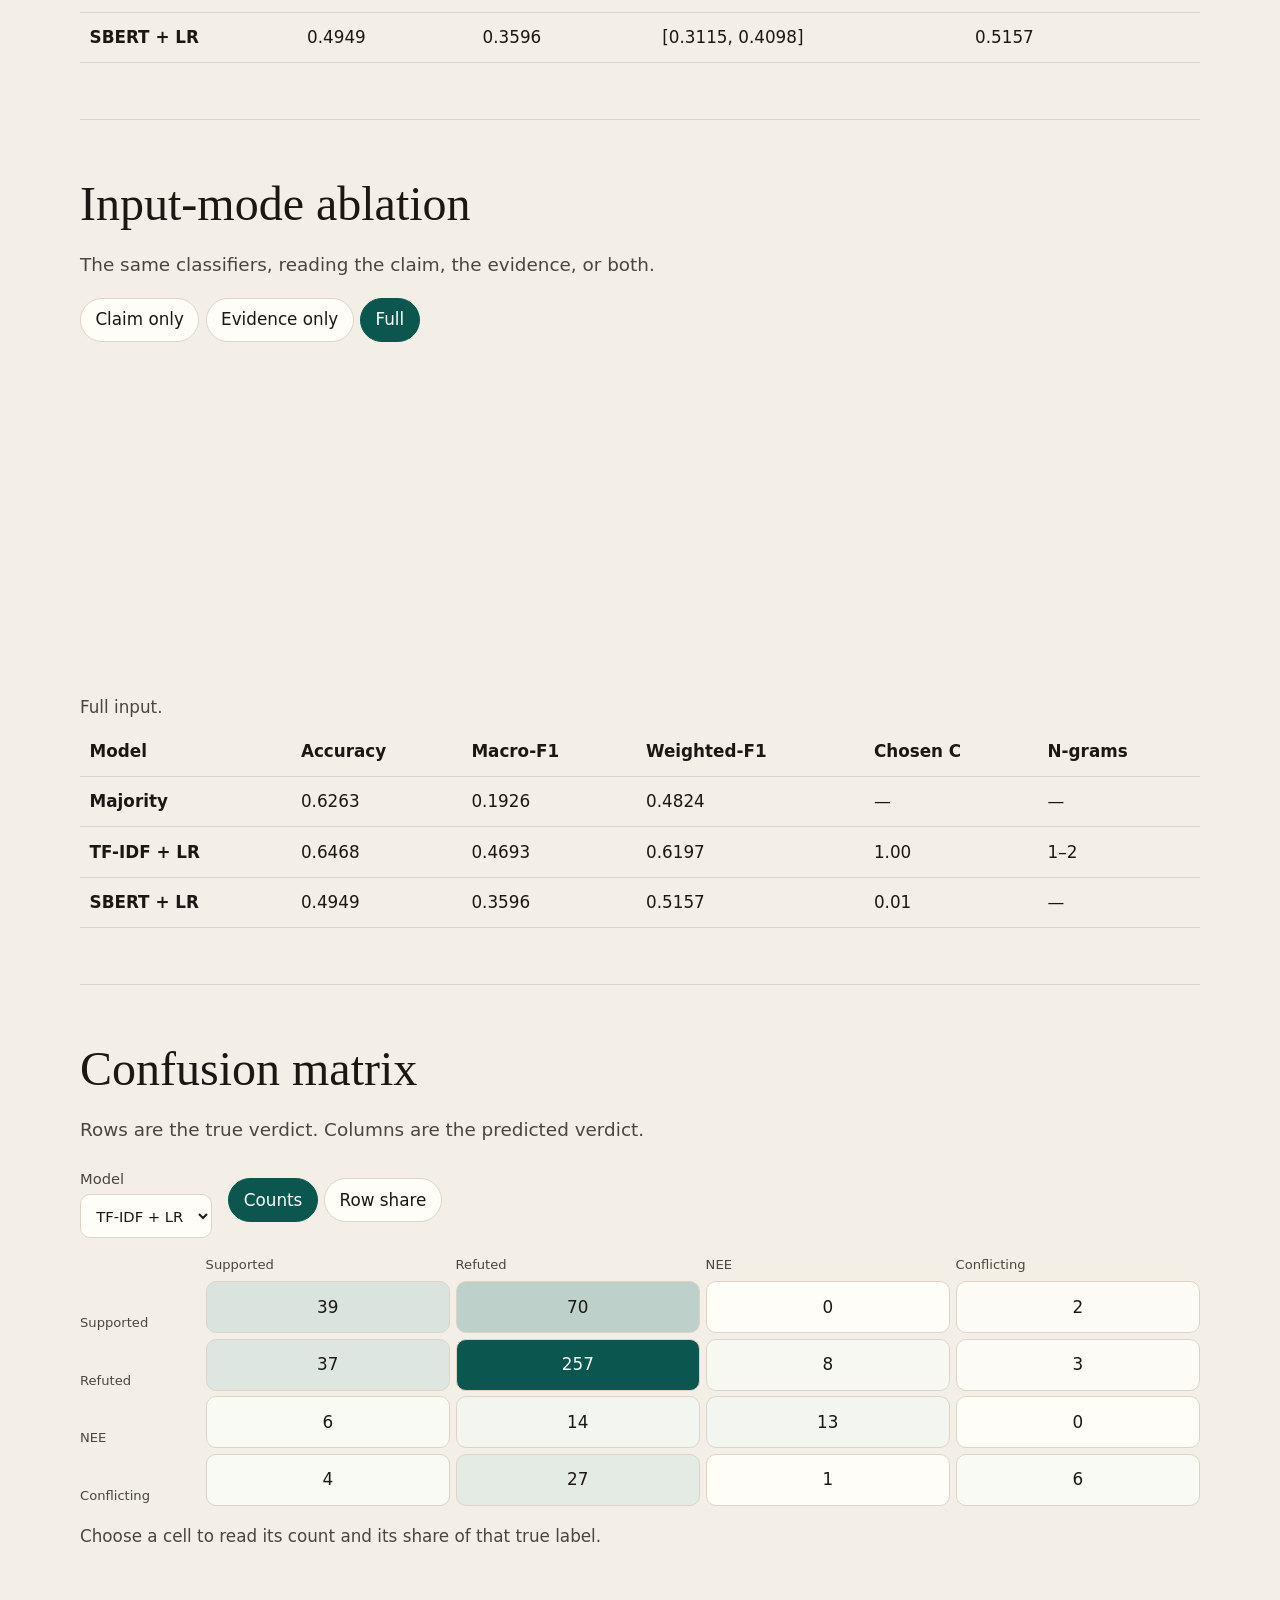
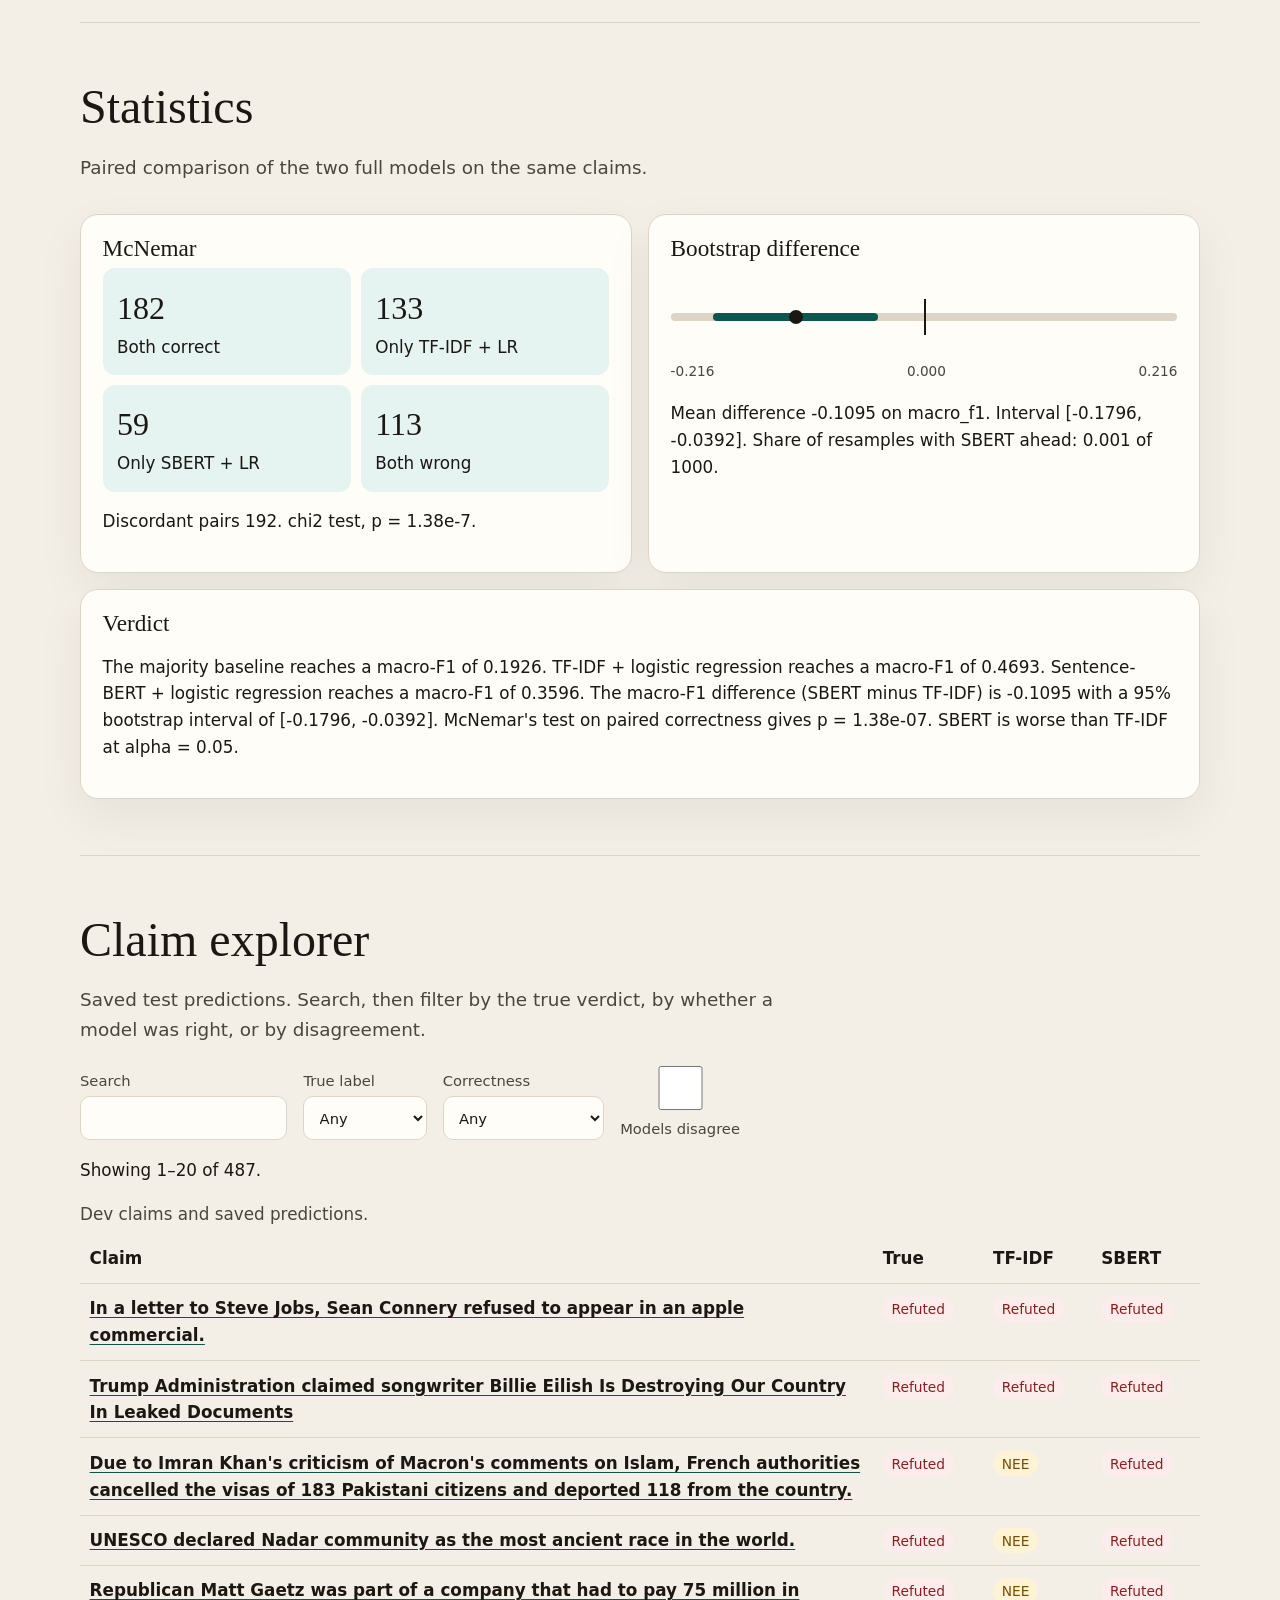
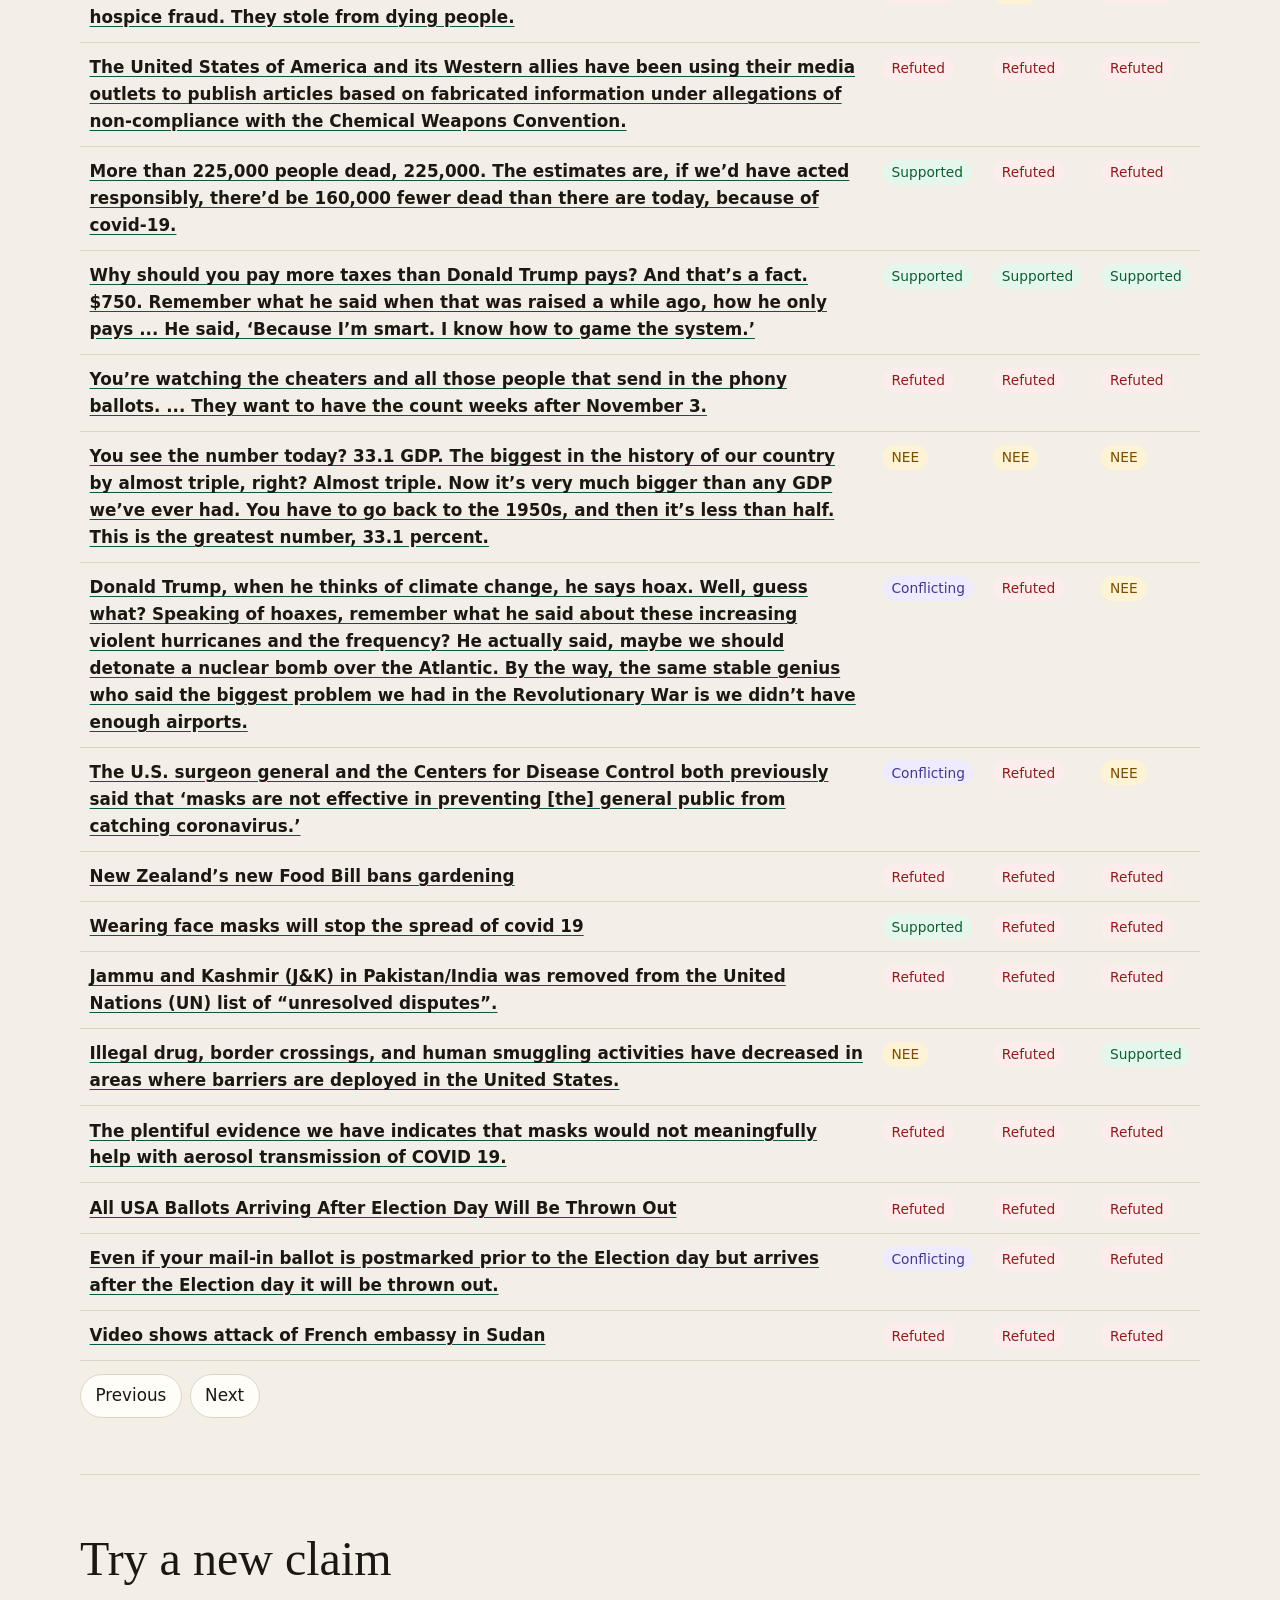
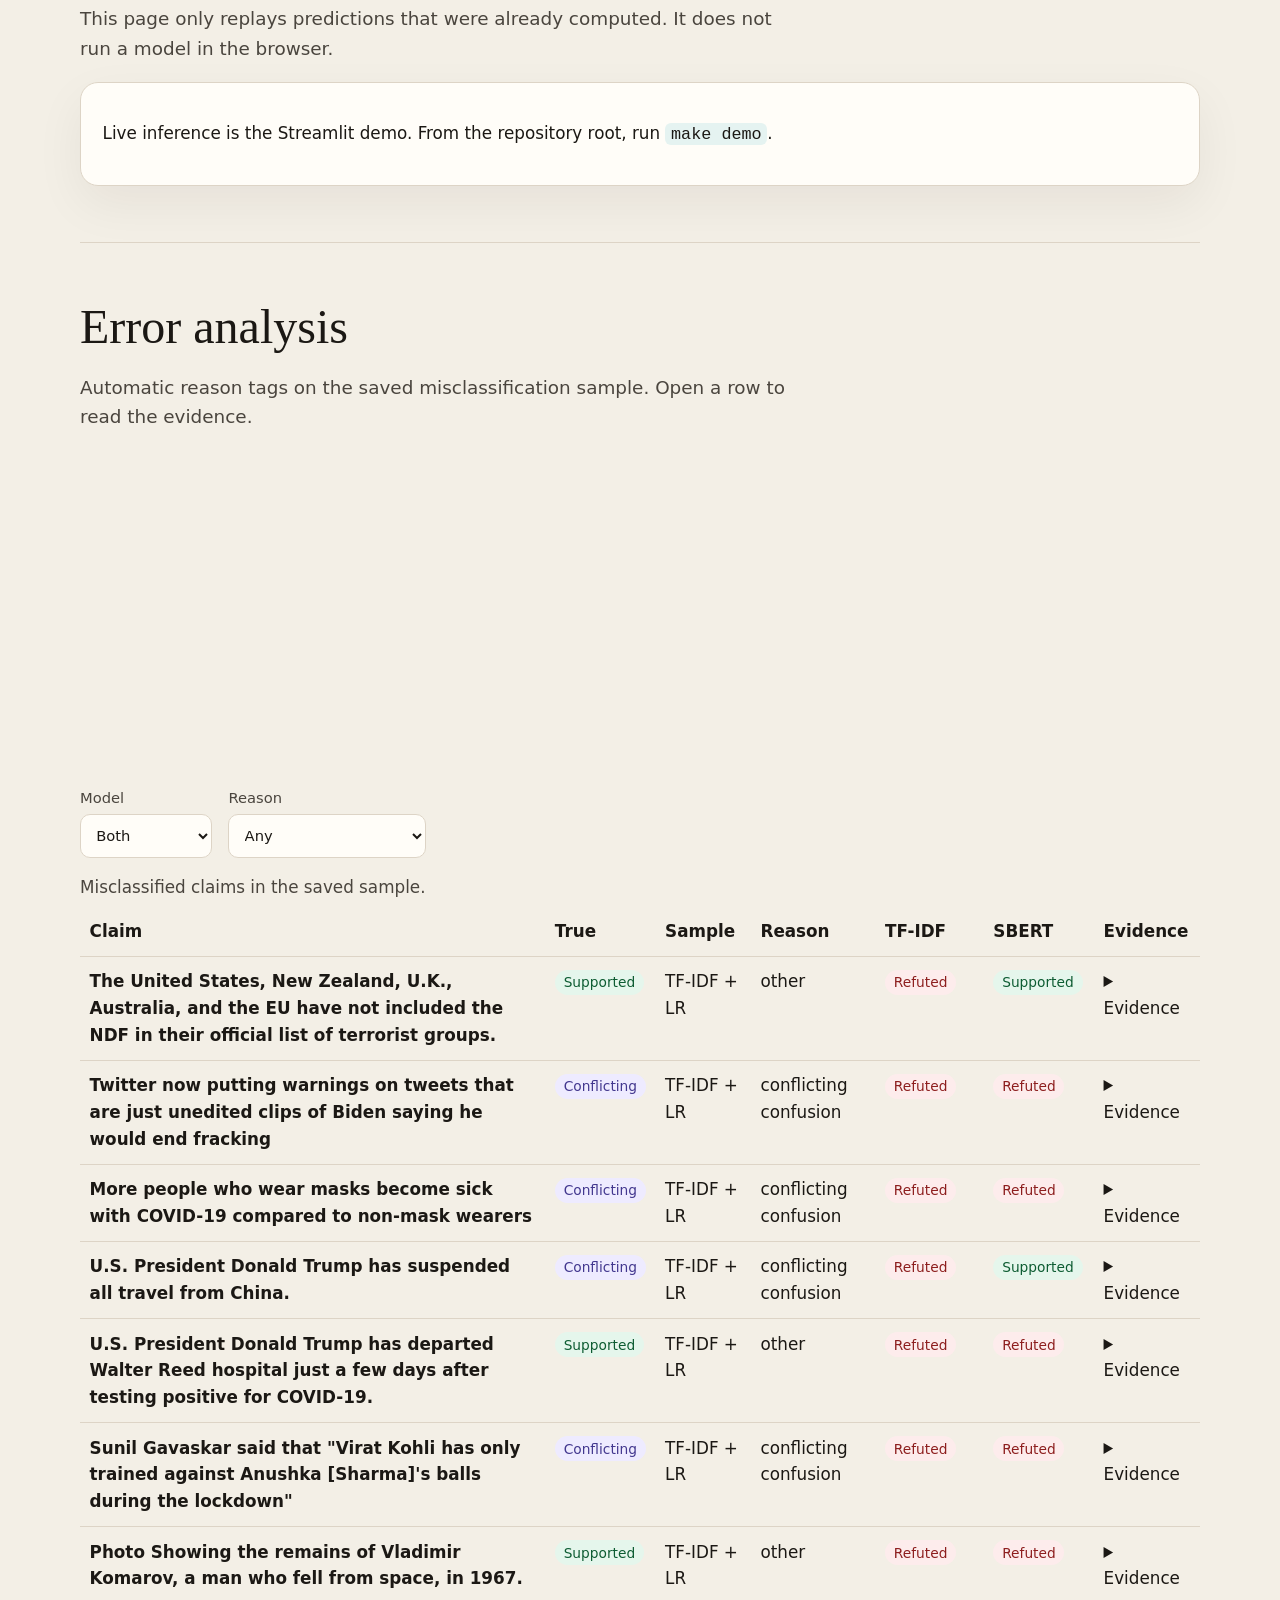
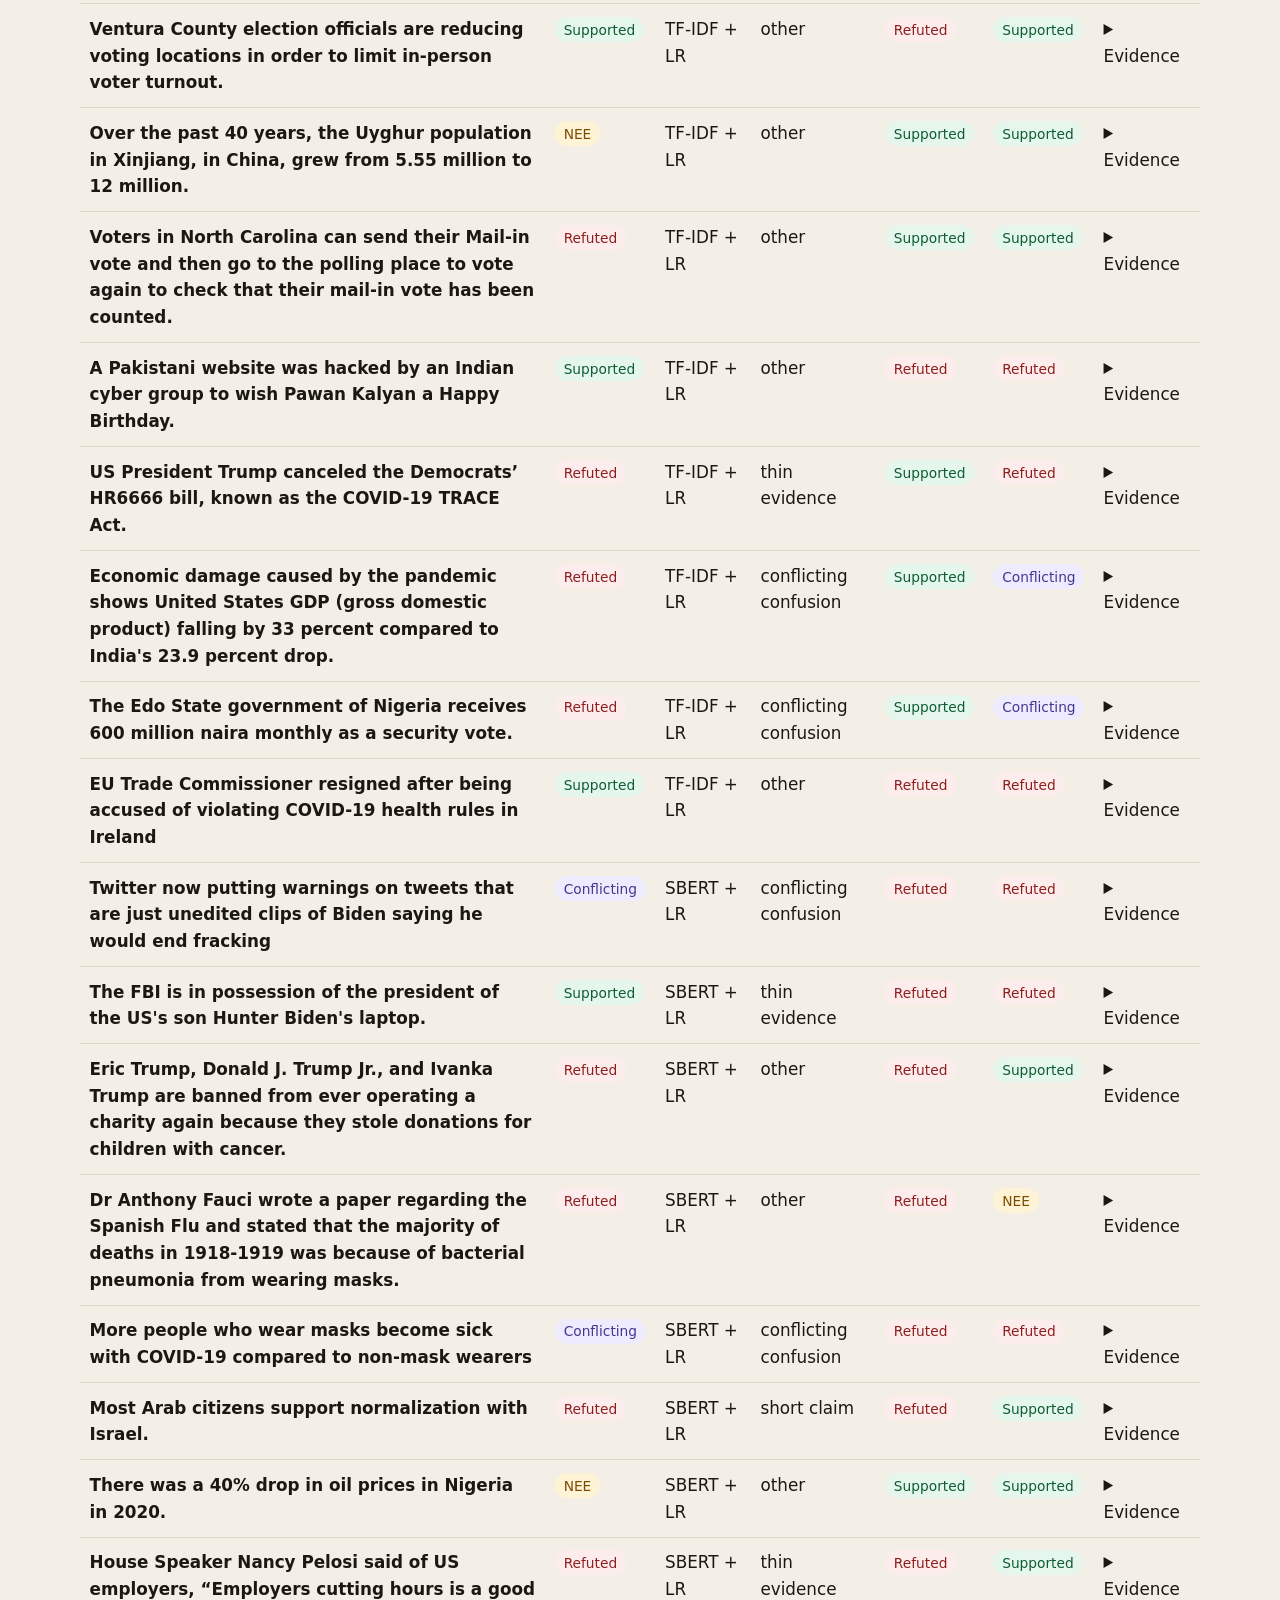
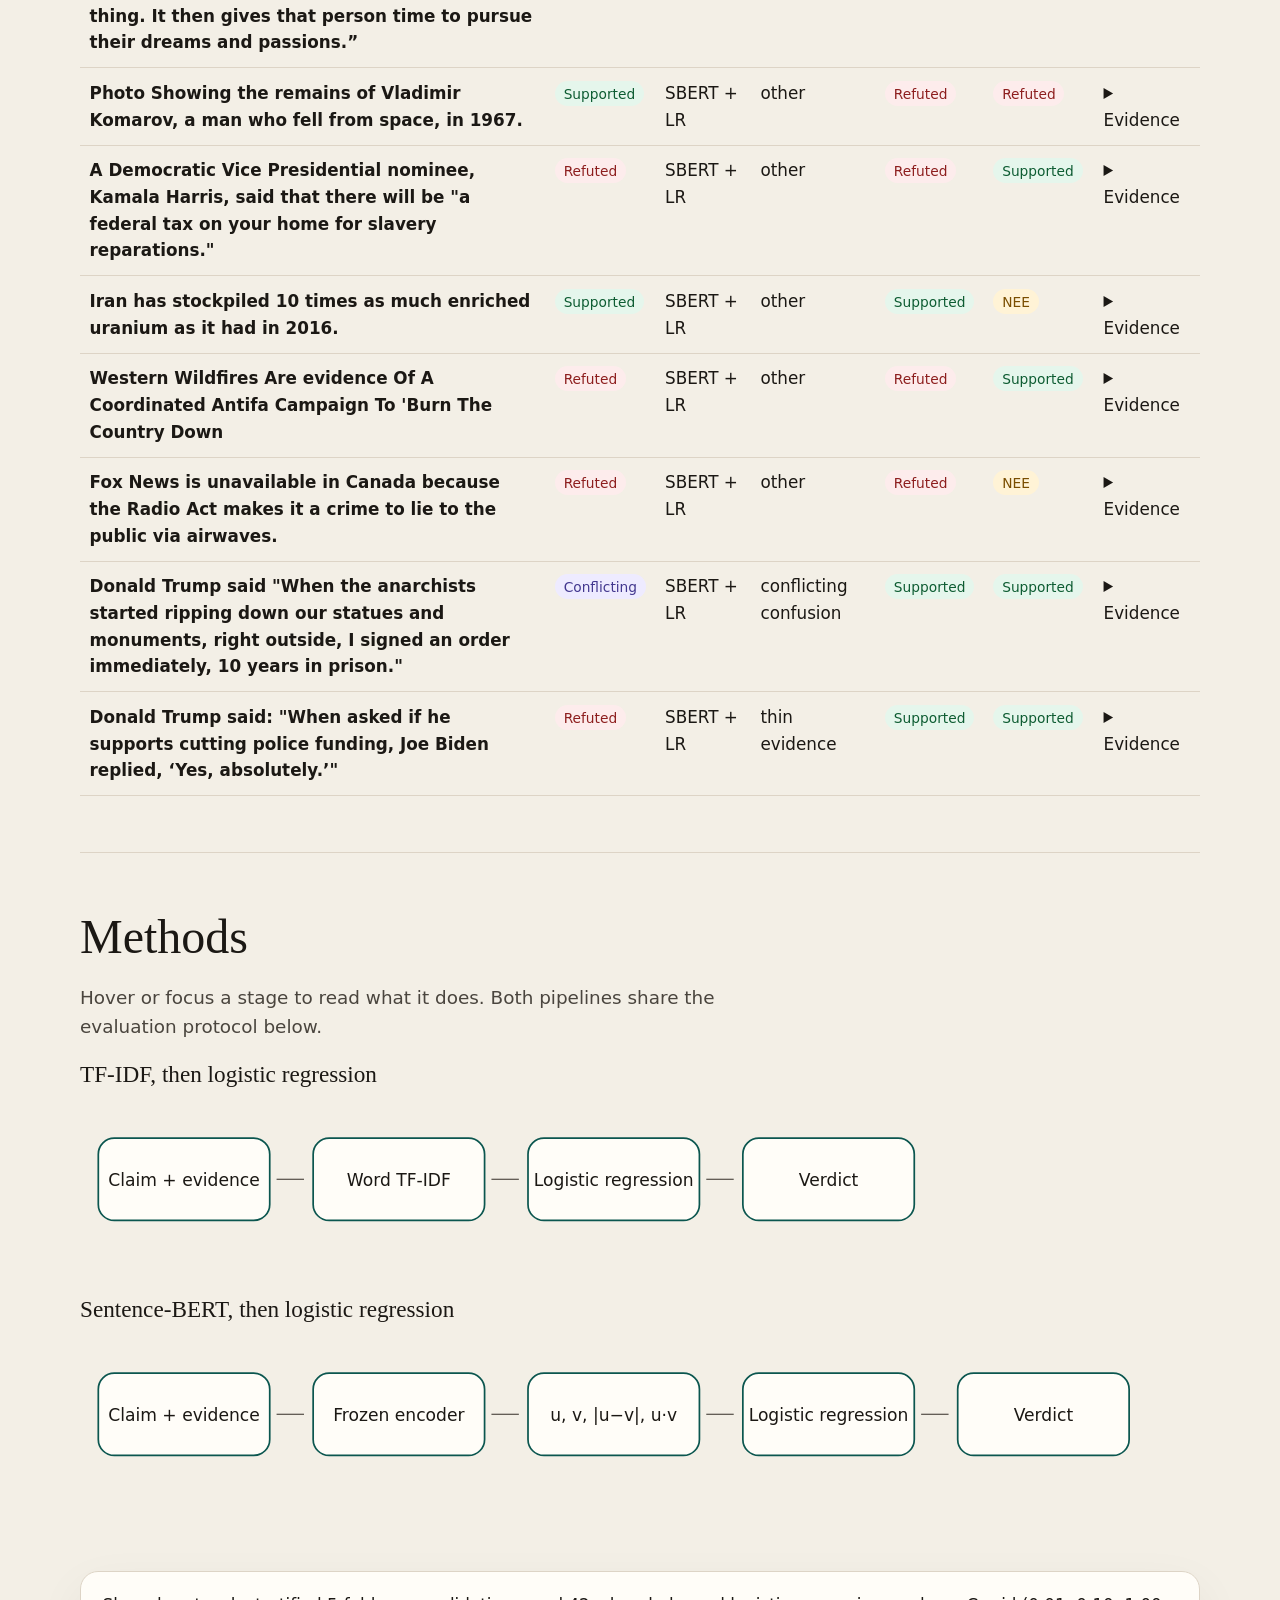
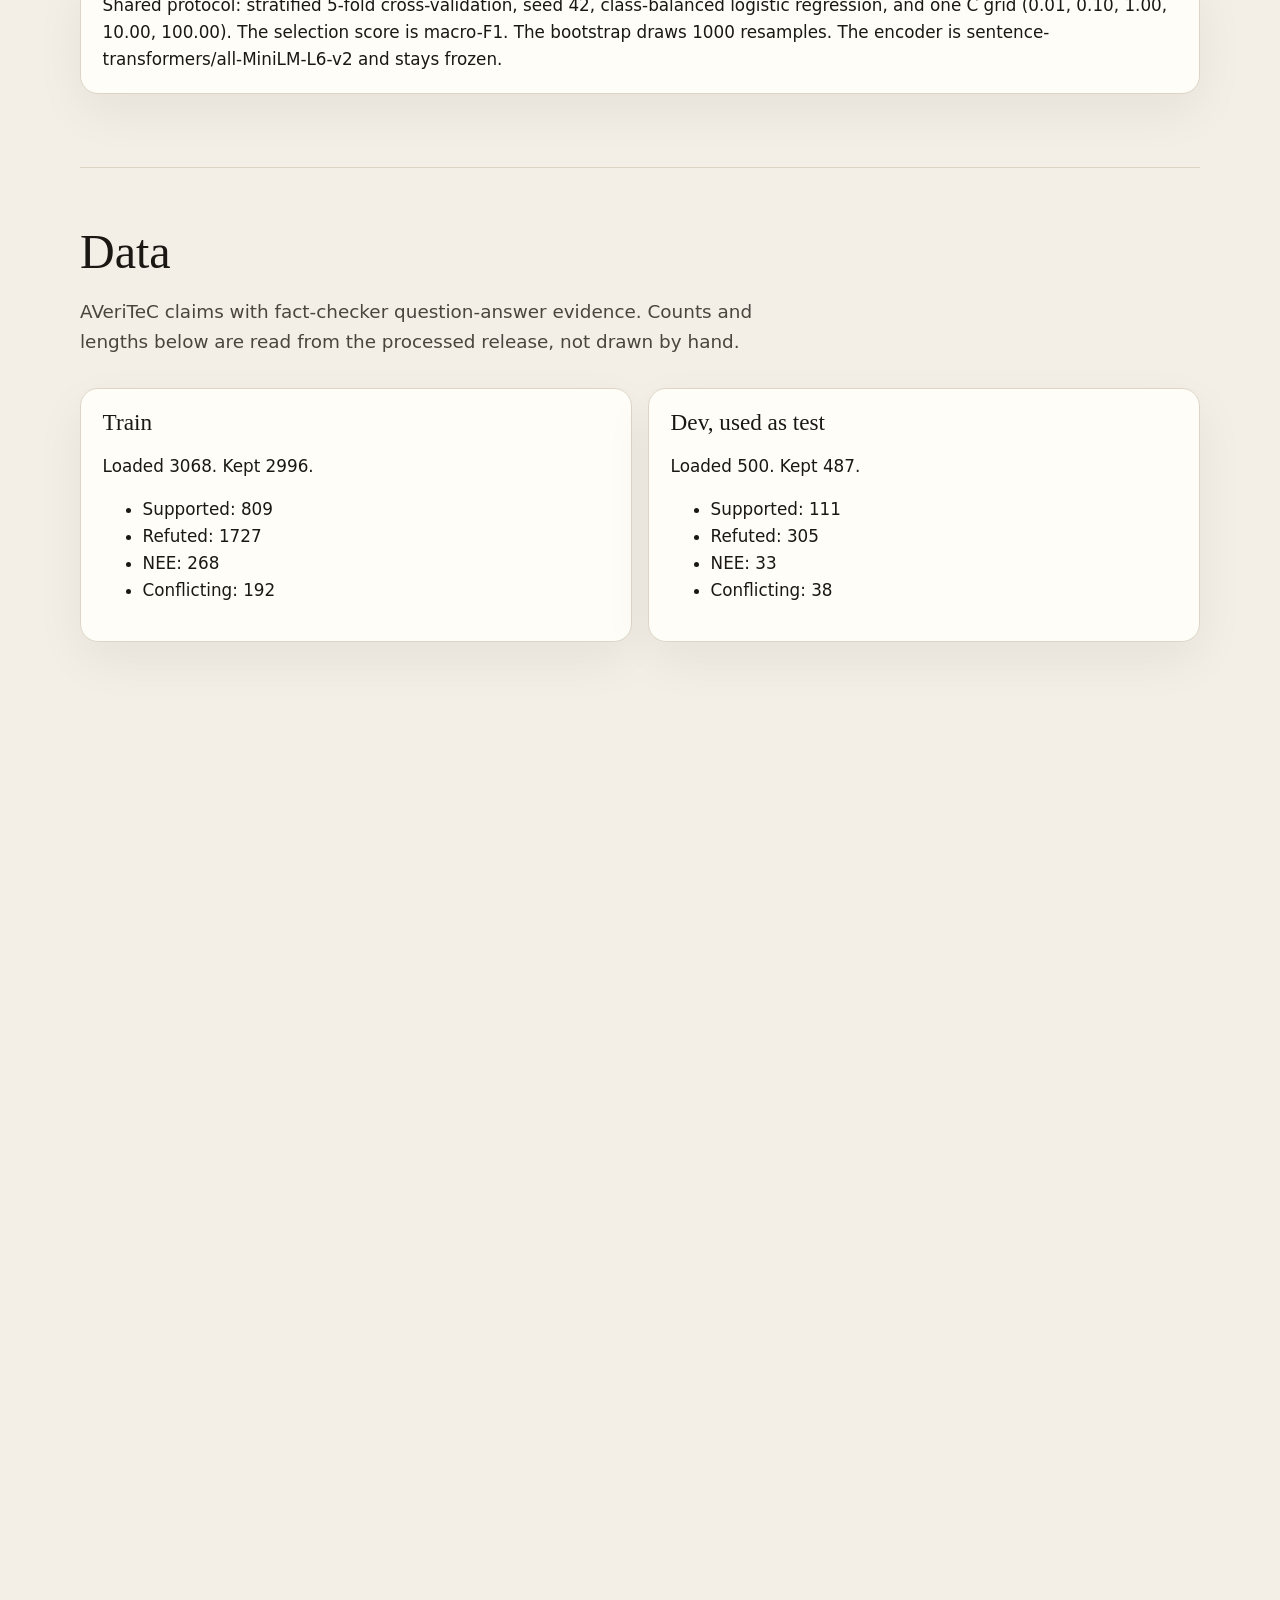
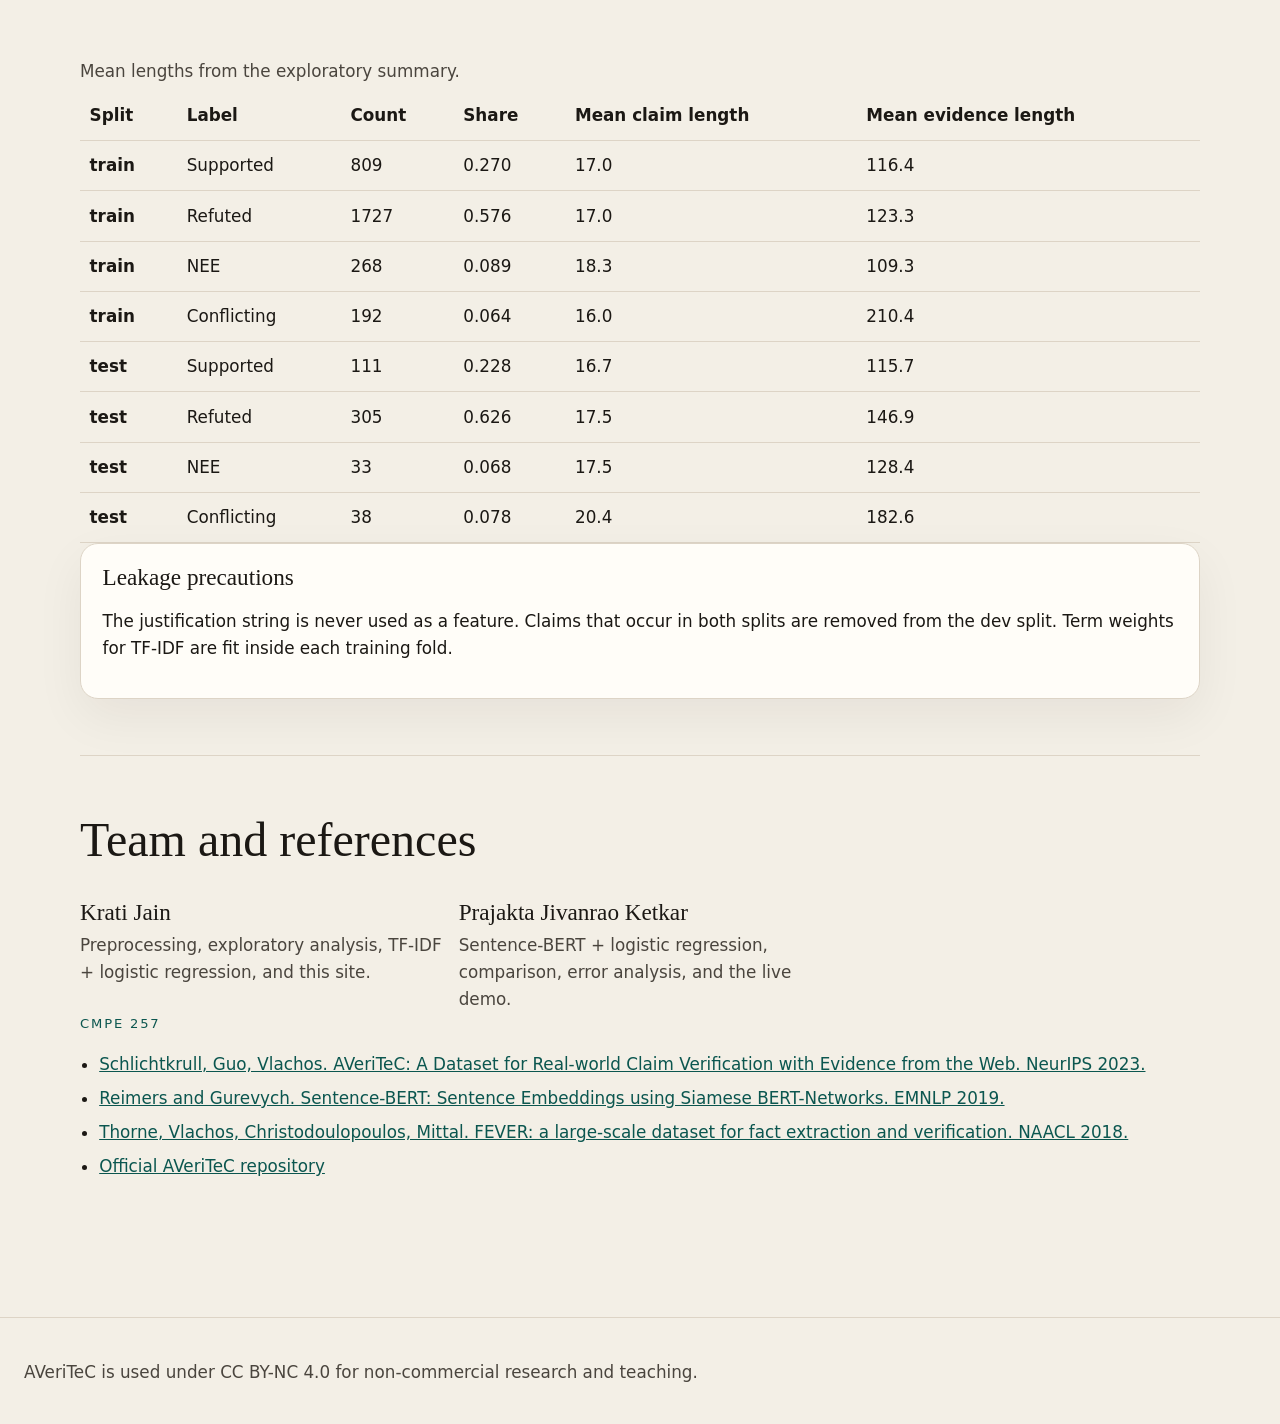
<file: docs/methods.html>
<!DOCTYPE html>
<html lang="en">
<head>
<meta charset="utf-8">
<meta name="viewport" content="width=device-width, initial-scale=1">
<title>TruthTrace</title>
<script>location.replace("index.html#methods");</script>
</head>
<body>
<p><a href="index.html#methods">Continue to TruthTrace</a></p>
</body>
</html>
</file>
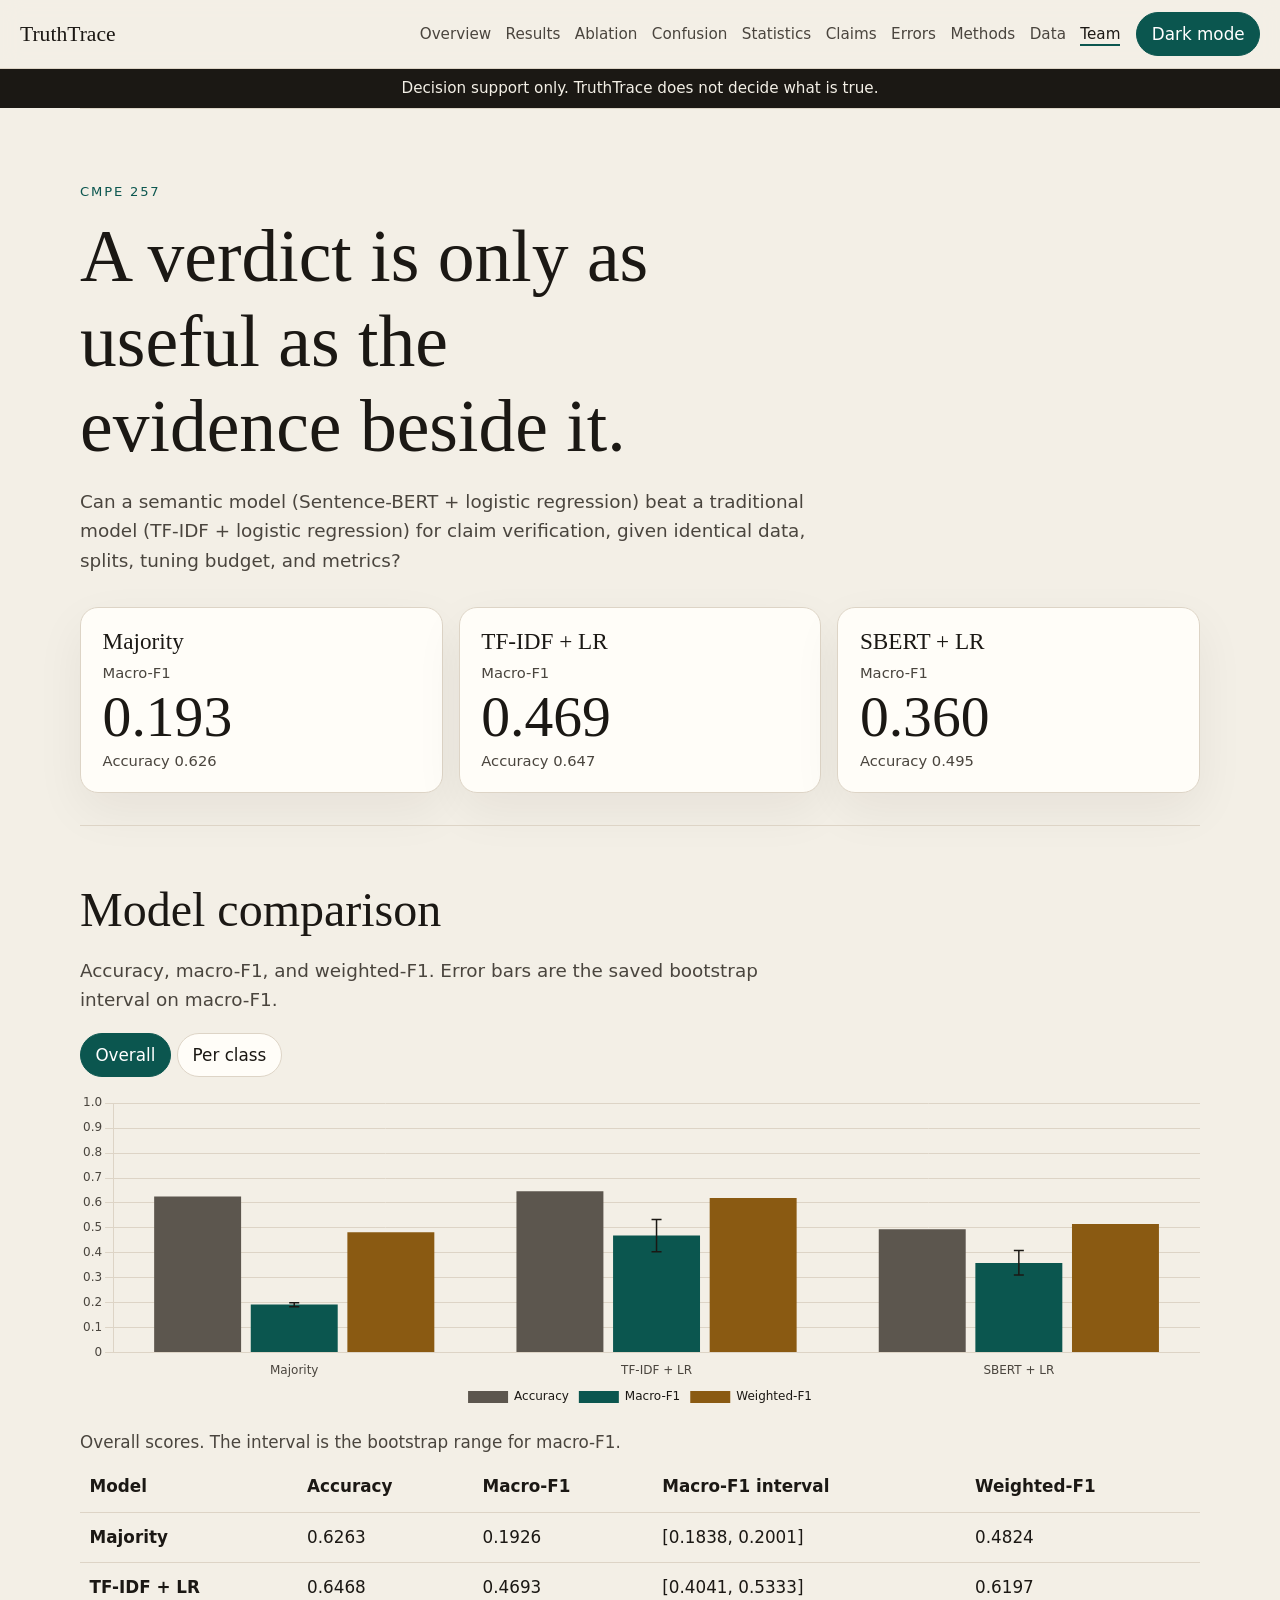
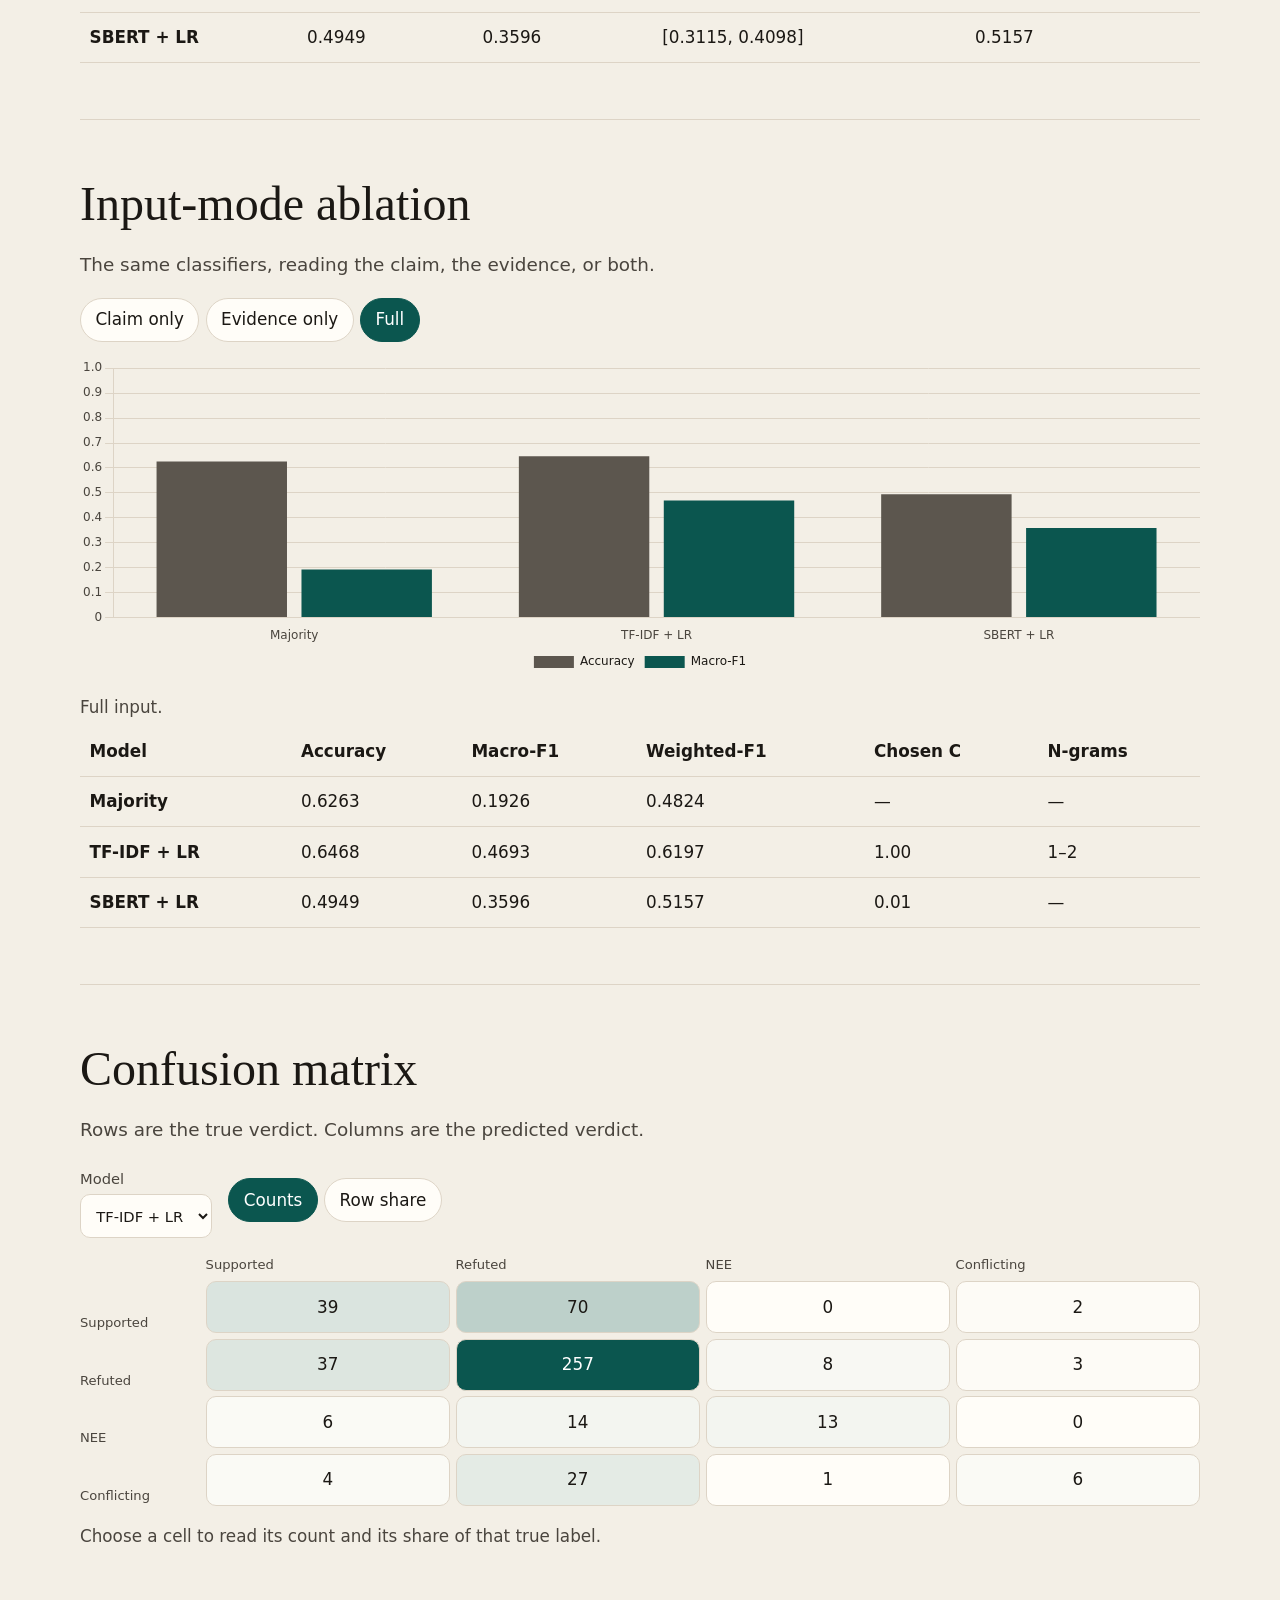
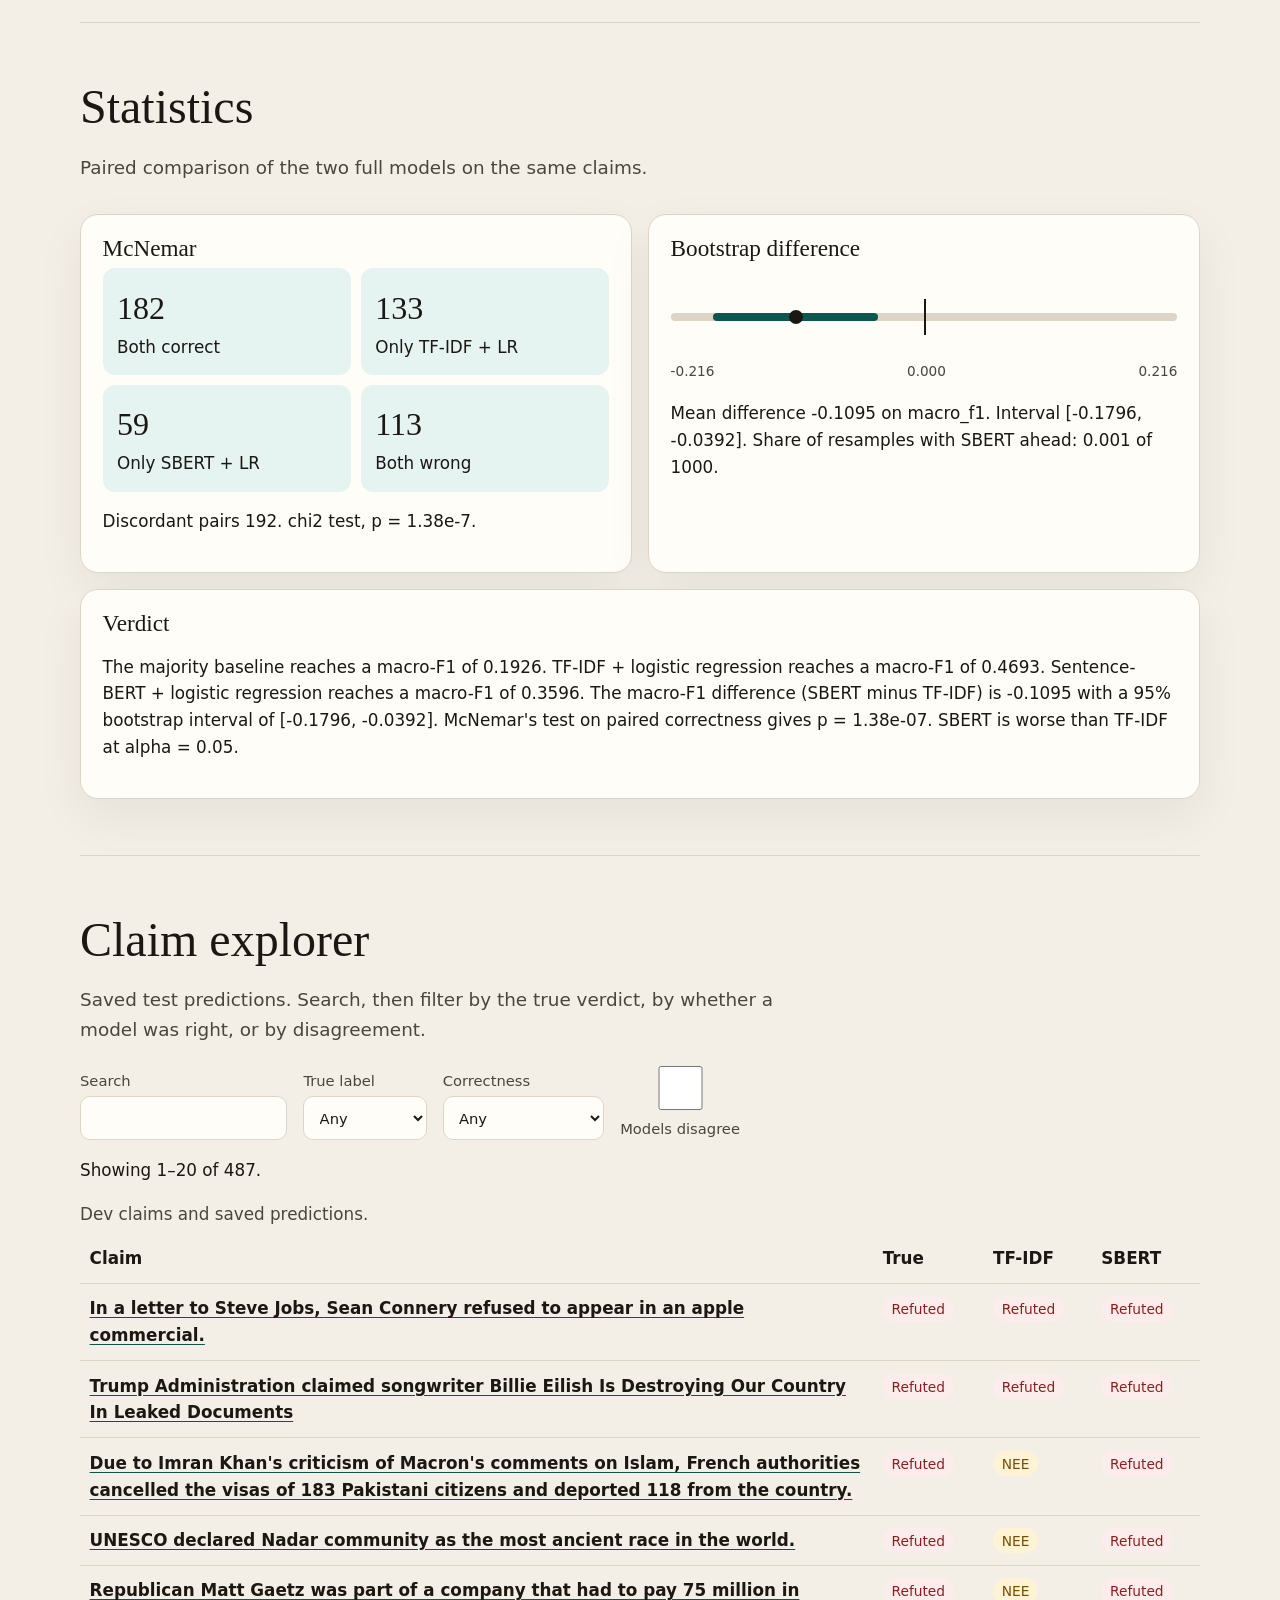
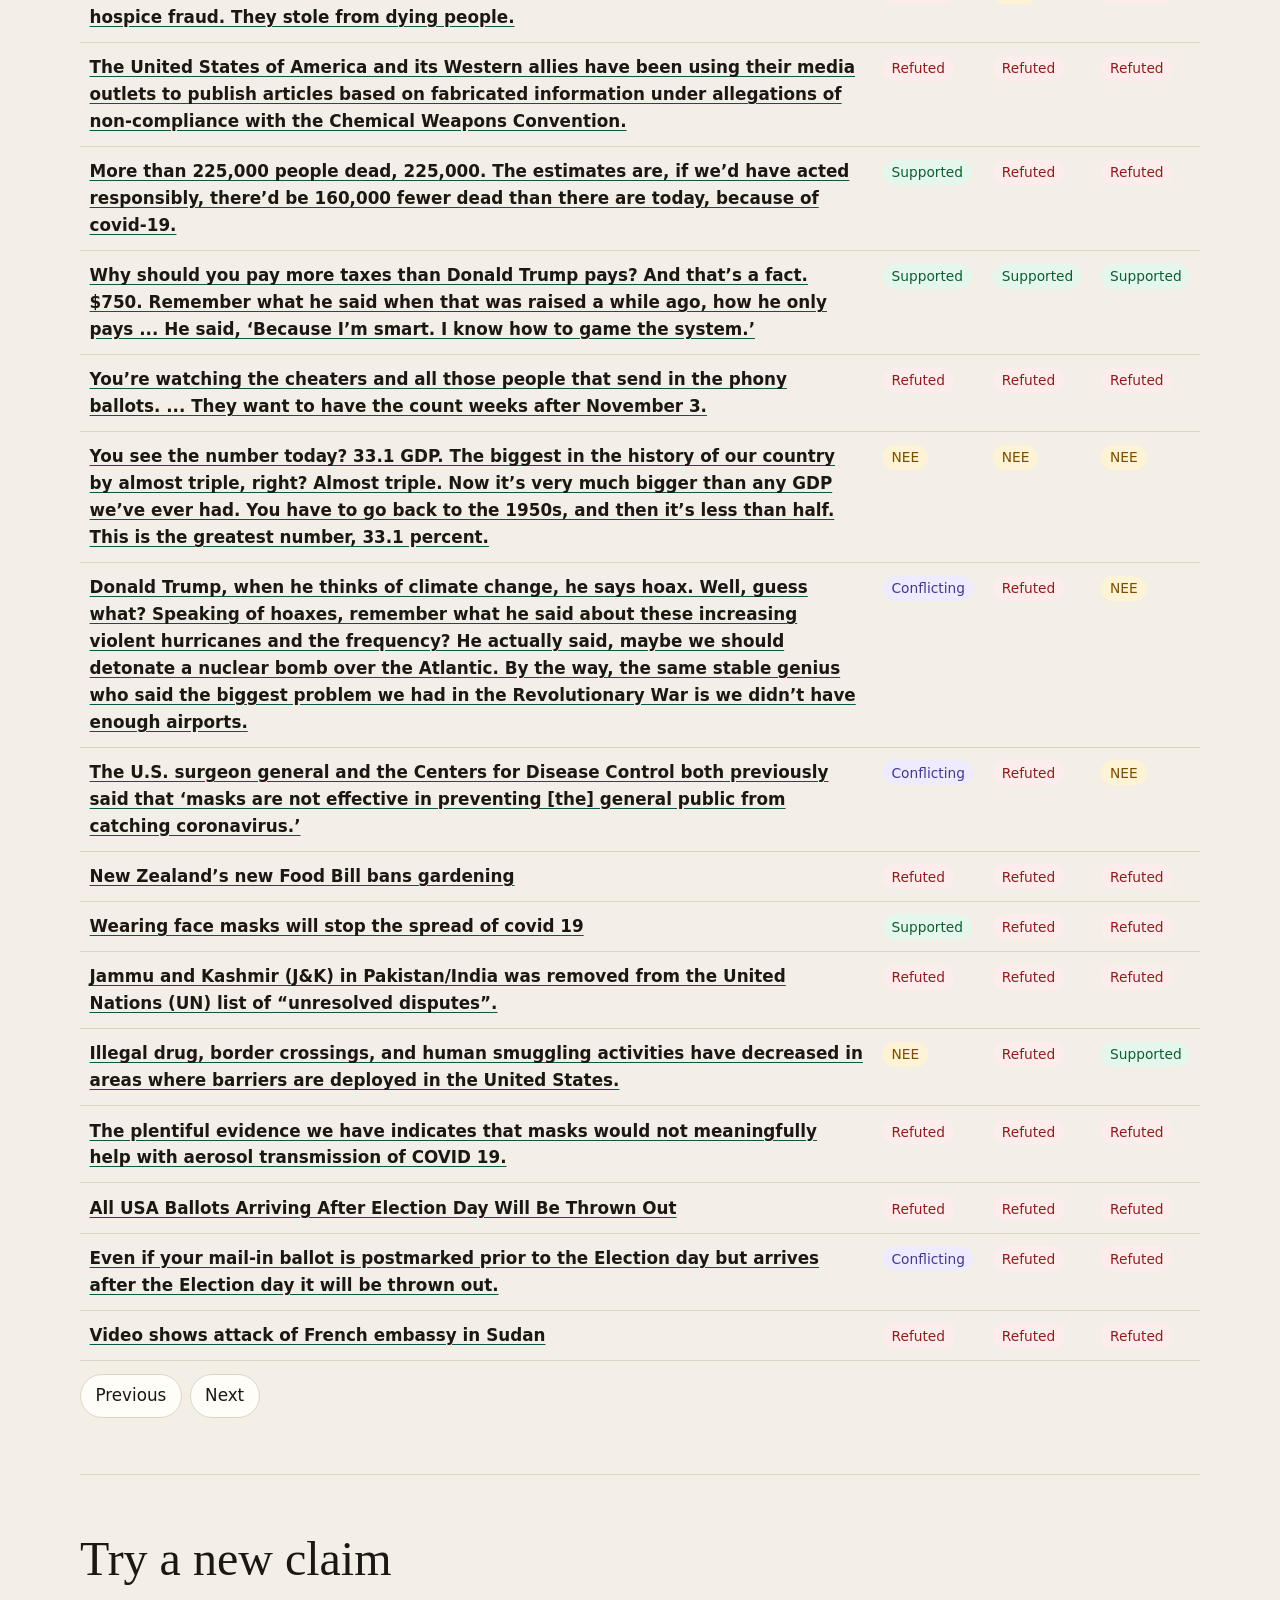
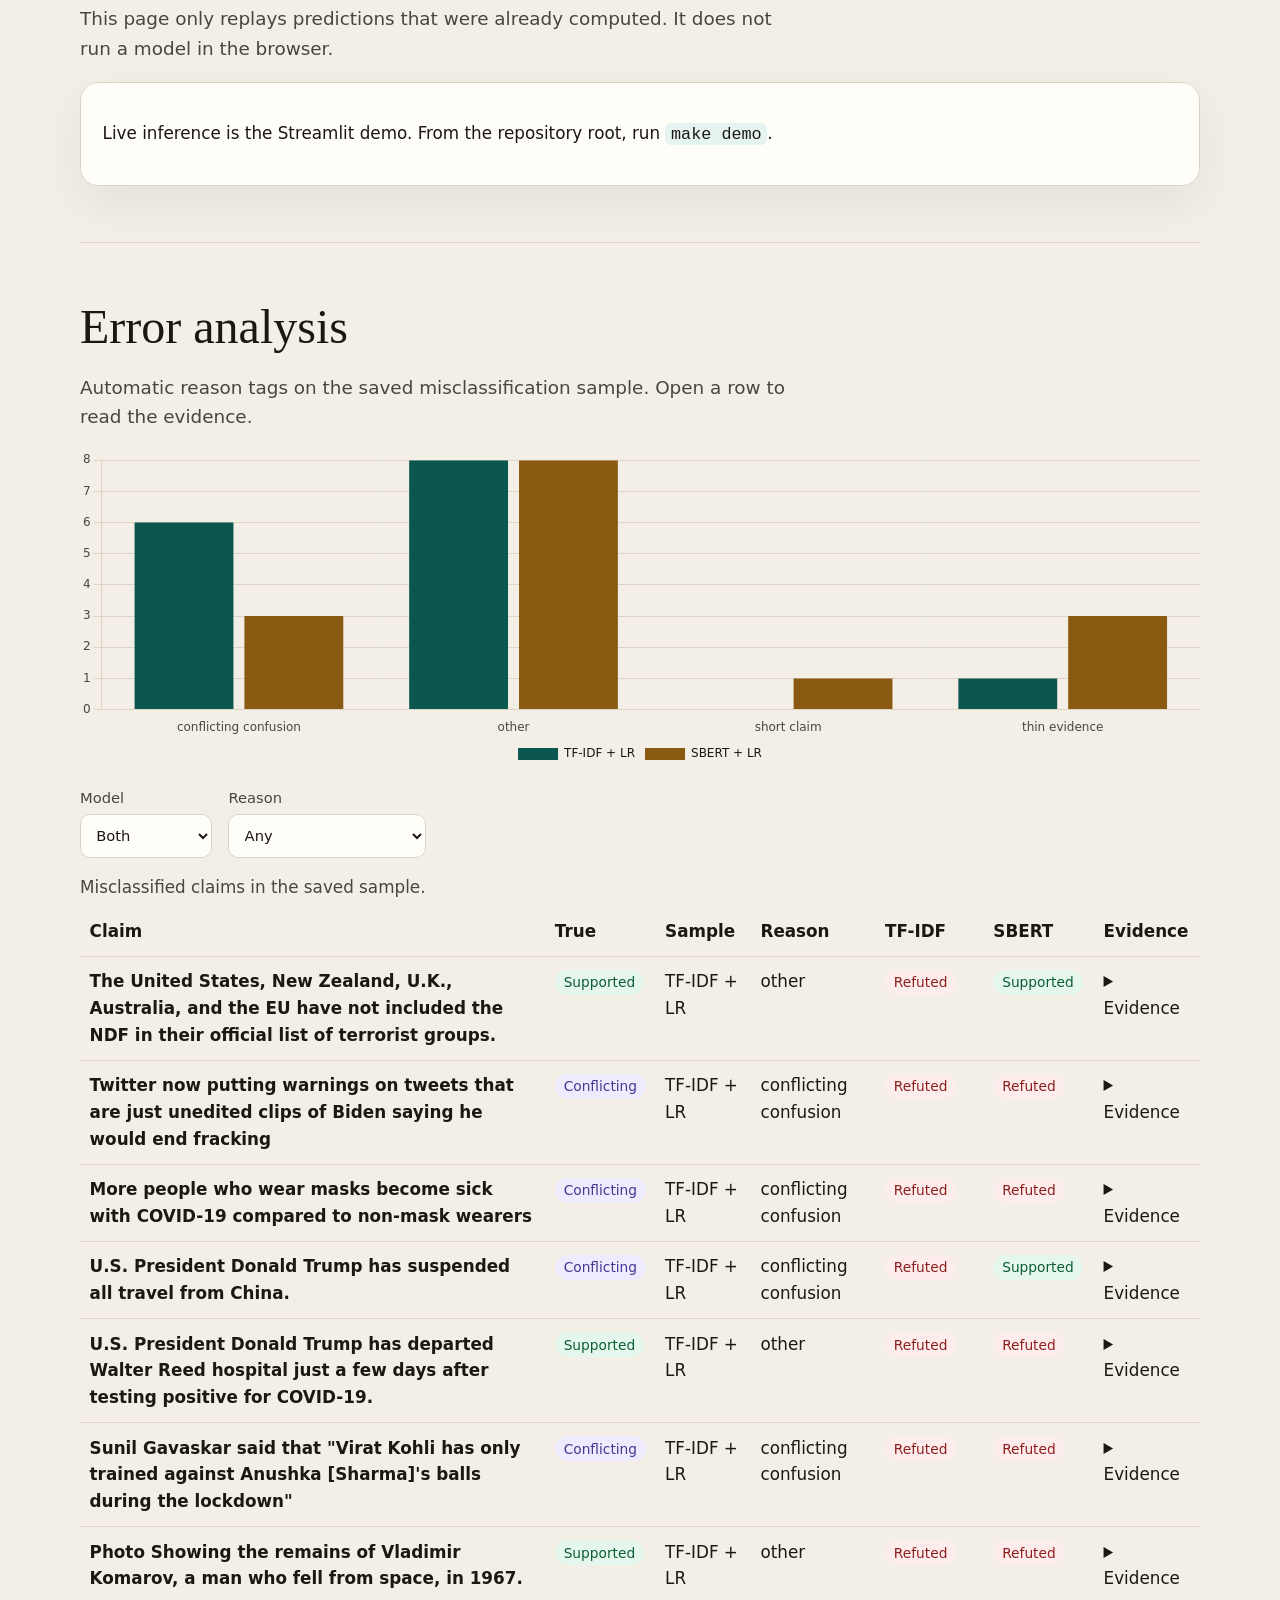
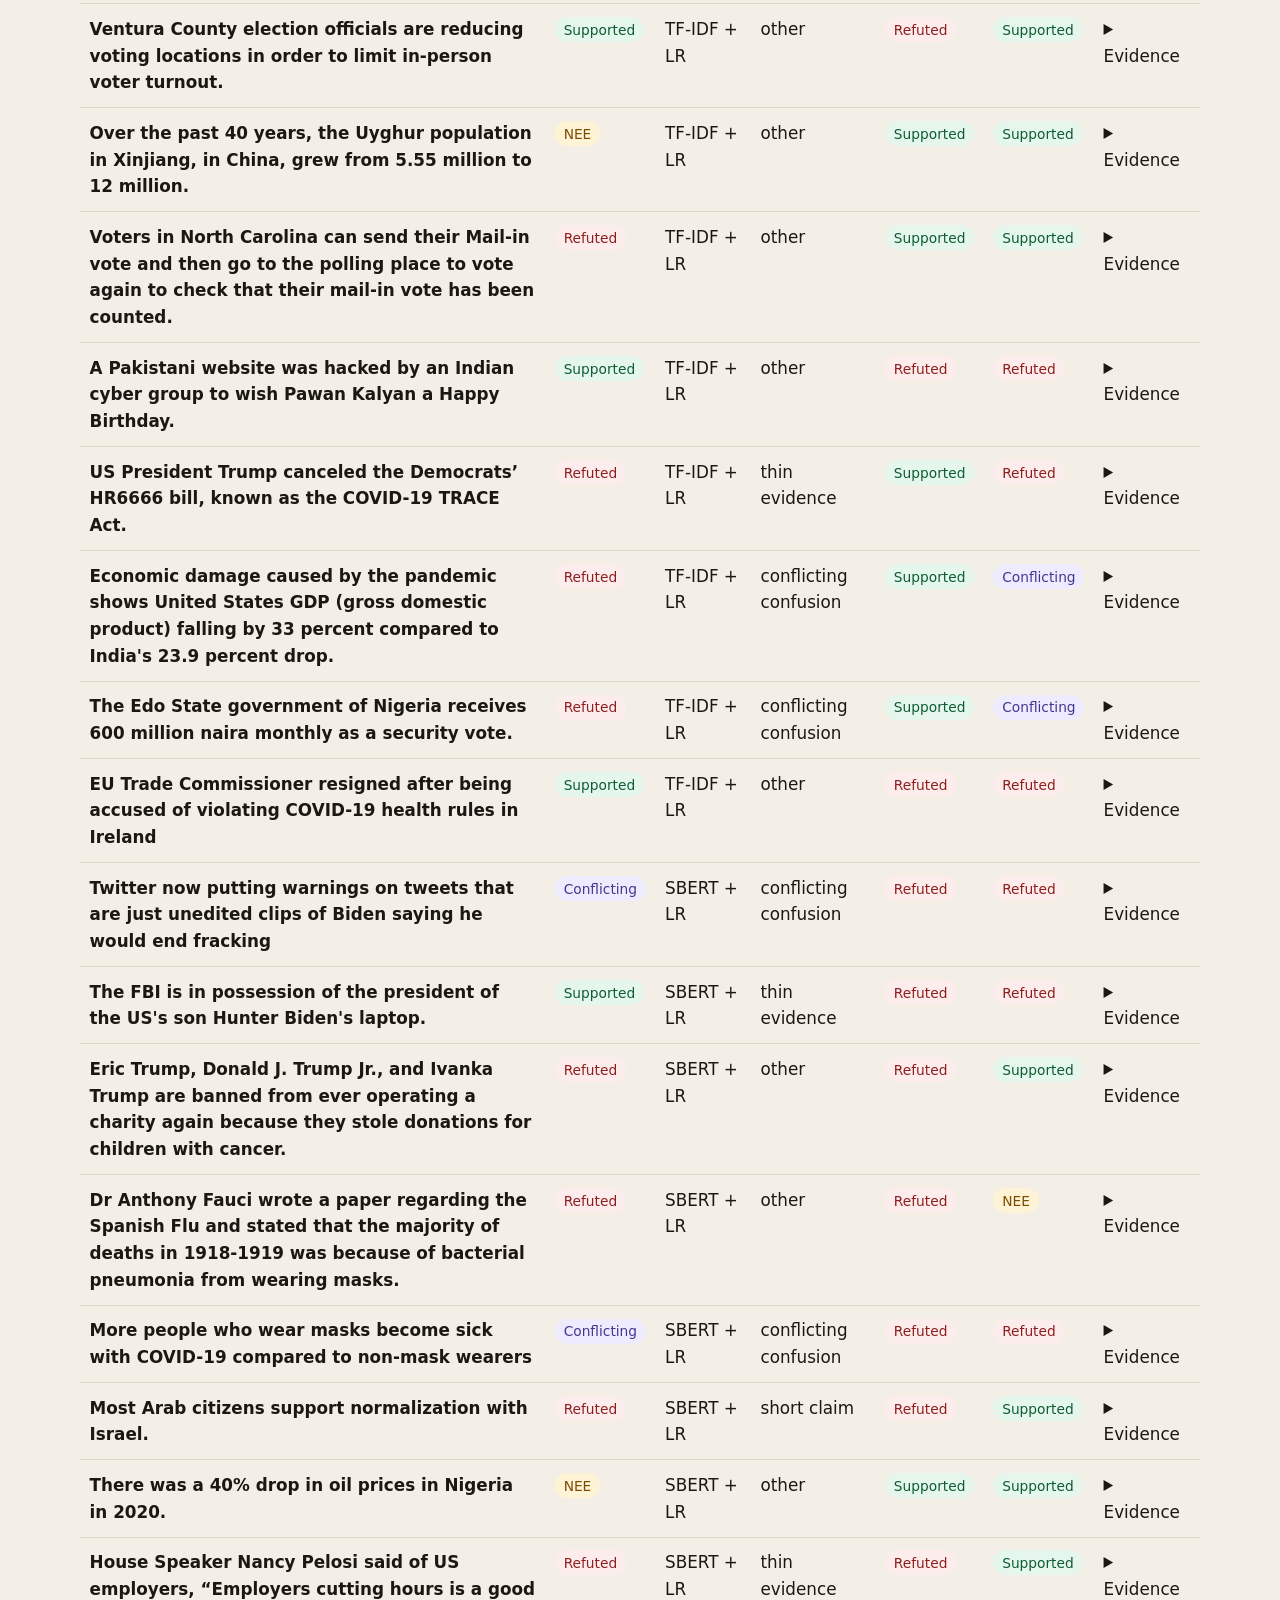
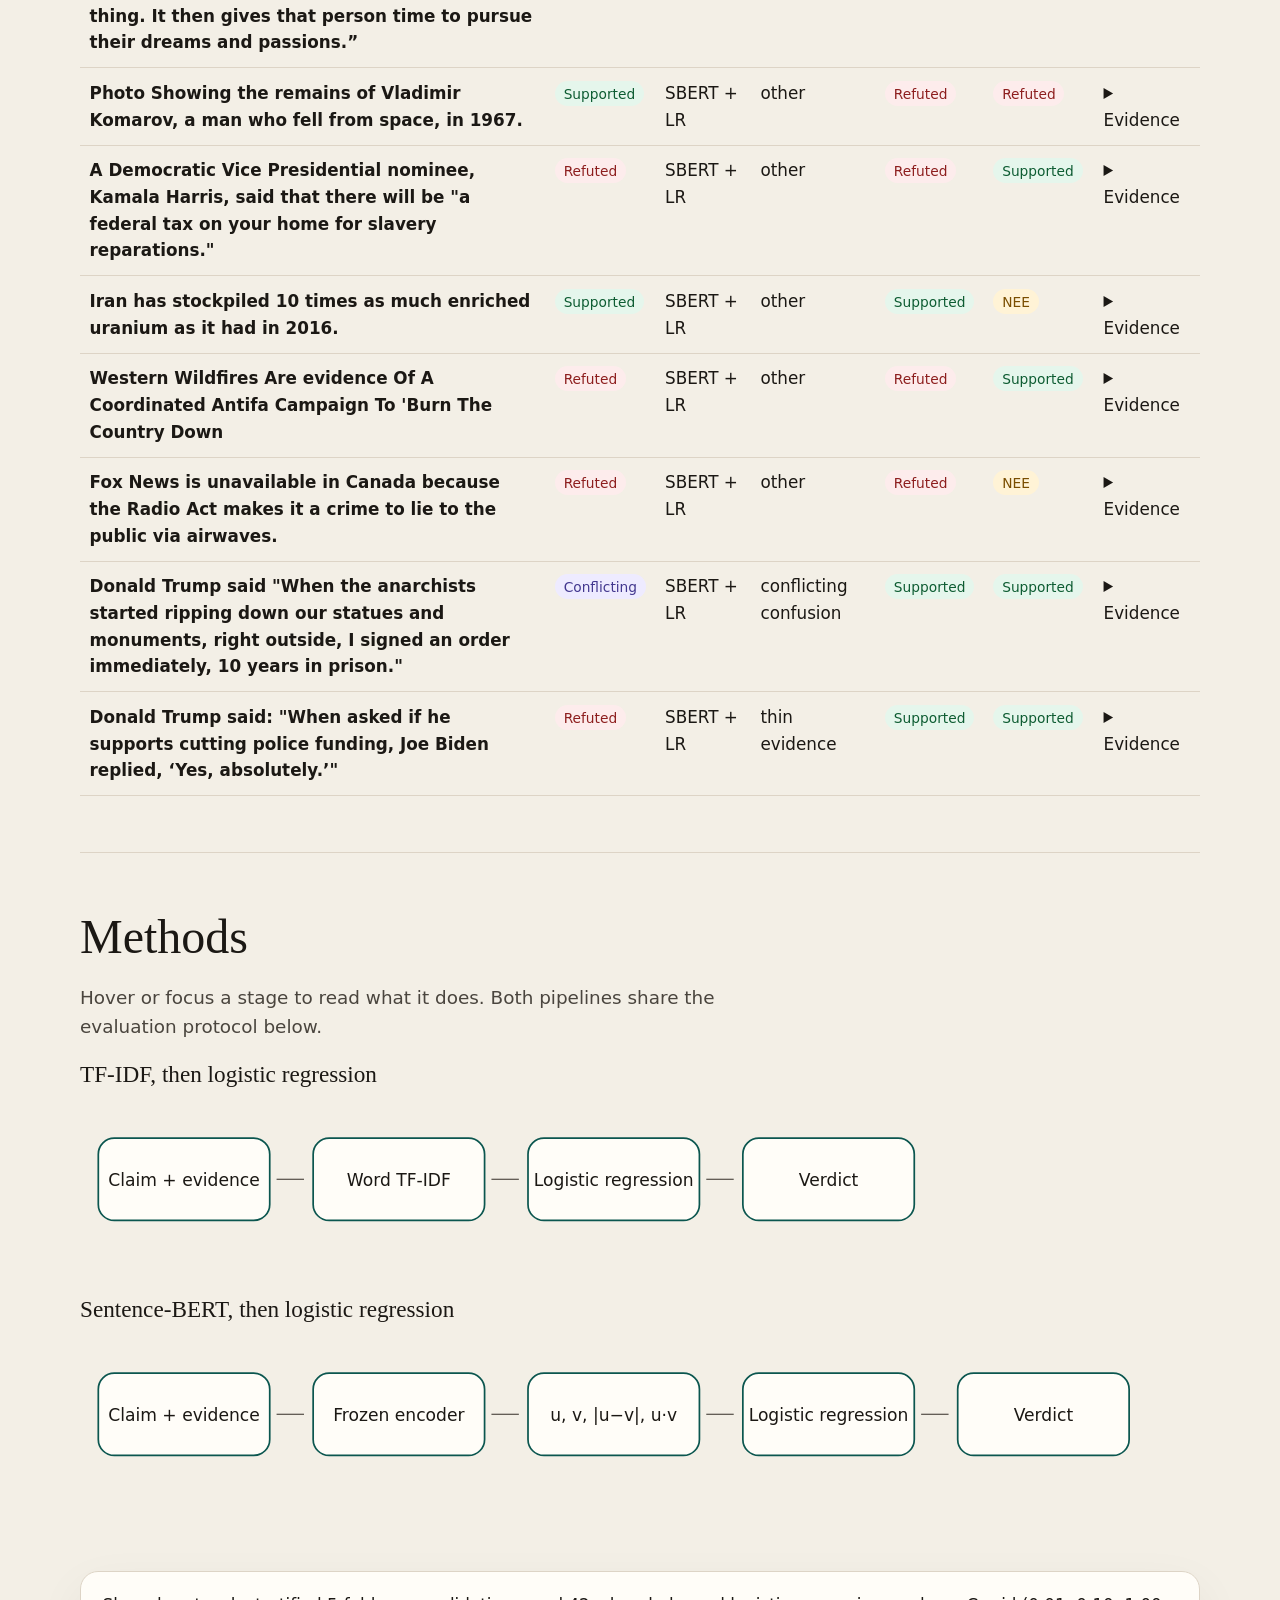
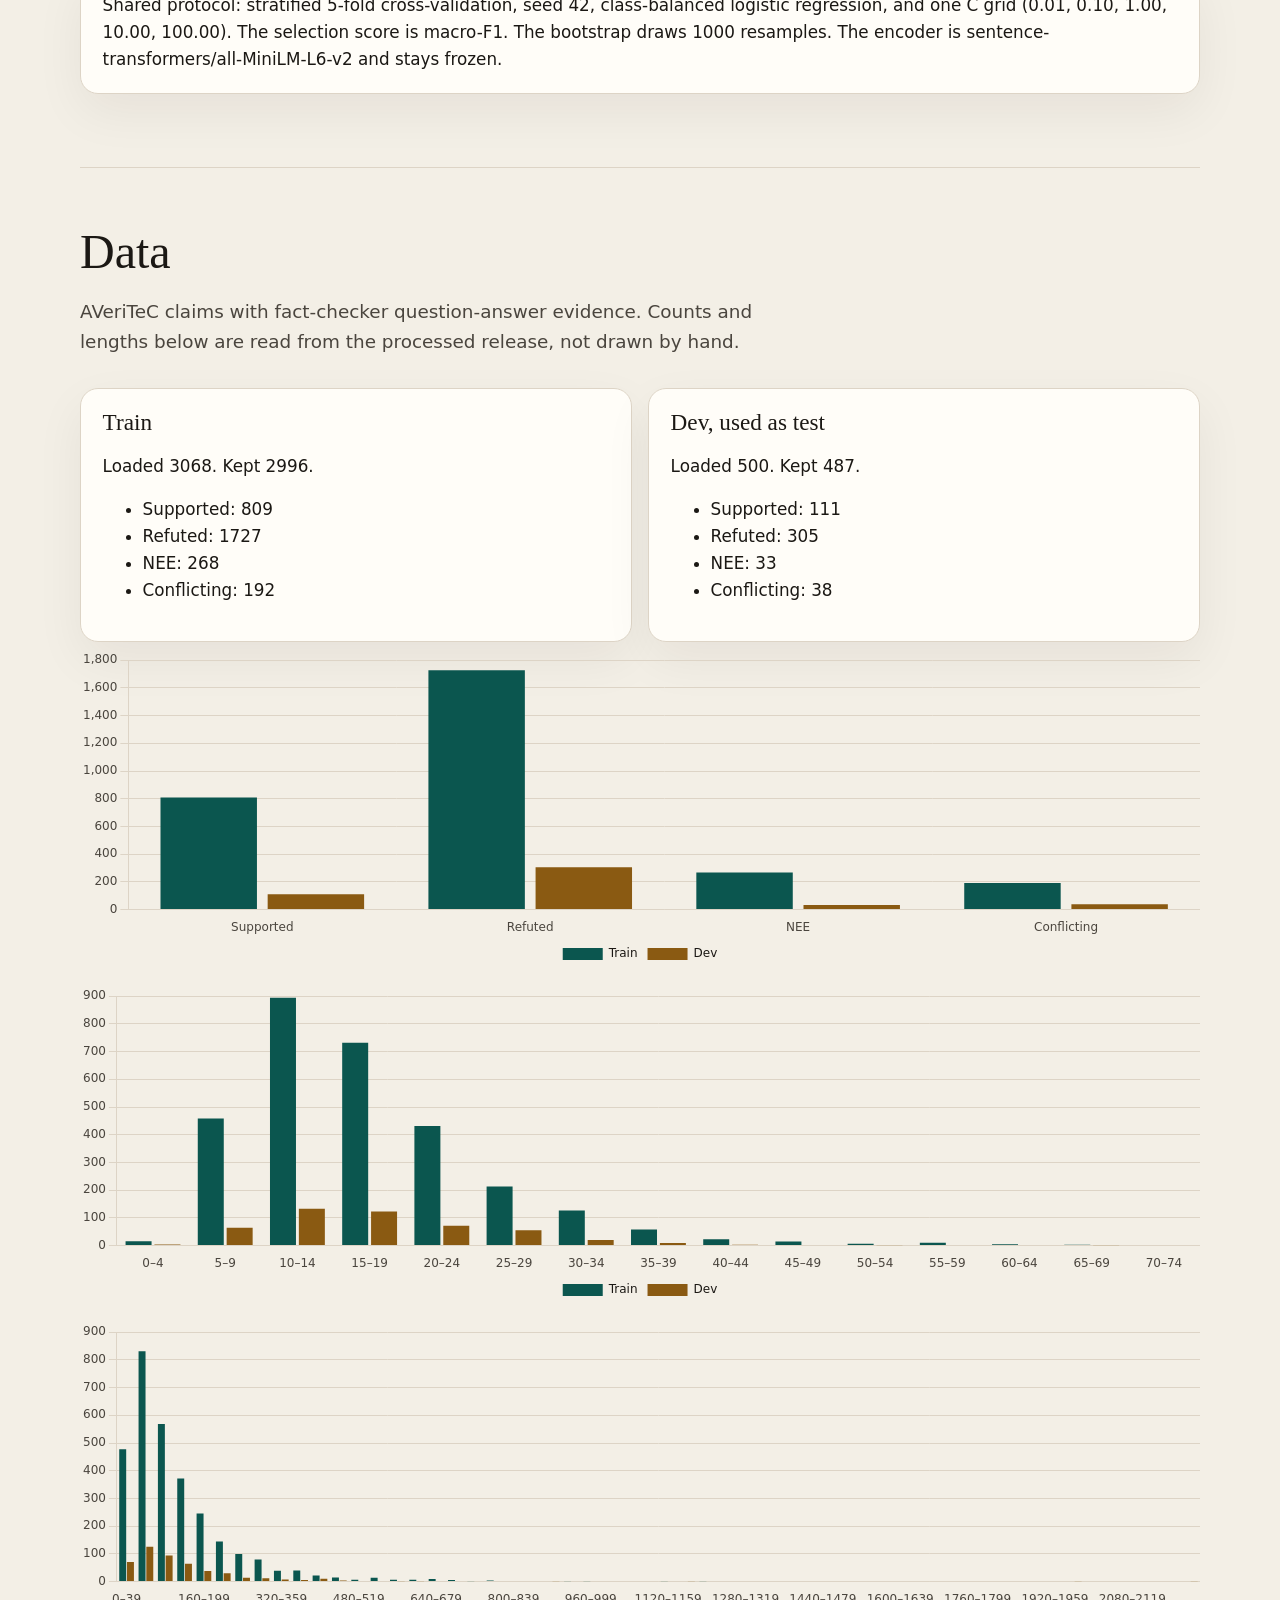
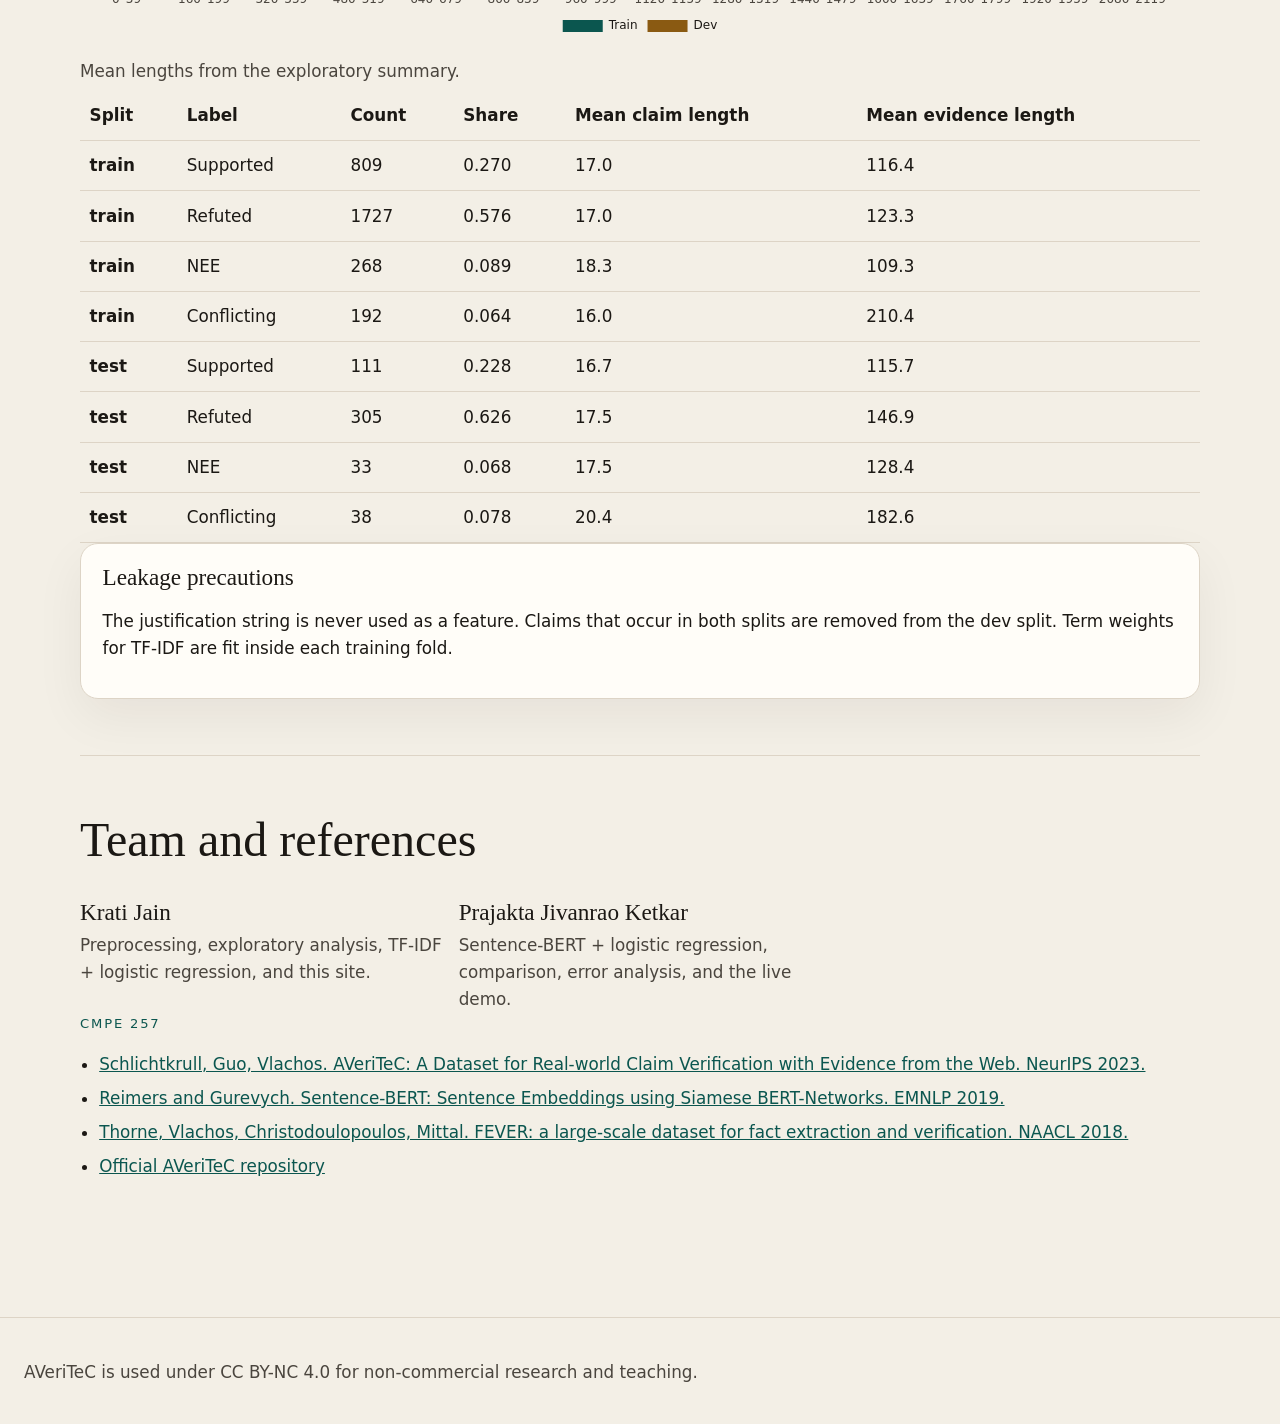
<file: docs/results.html>
<!DOCTYPE html>
<html lang="en">
<head>
<meta charset="utf-8">
<meta name="viewport" content="width=device-width, initial-scale=1">
<title>TruthTrace</title>
<script>location.replace("index.html#results");</script>
</head>
<body>
<p><a href="index.html#results">Continue to TruthTrace</a></p>
</body>
</html>
</file>
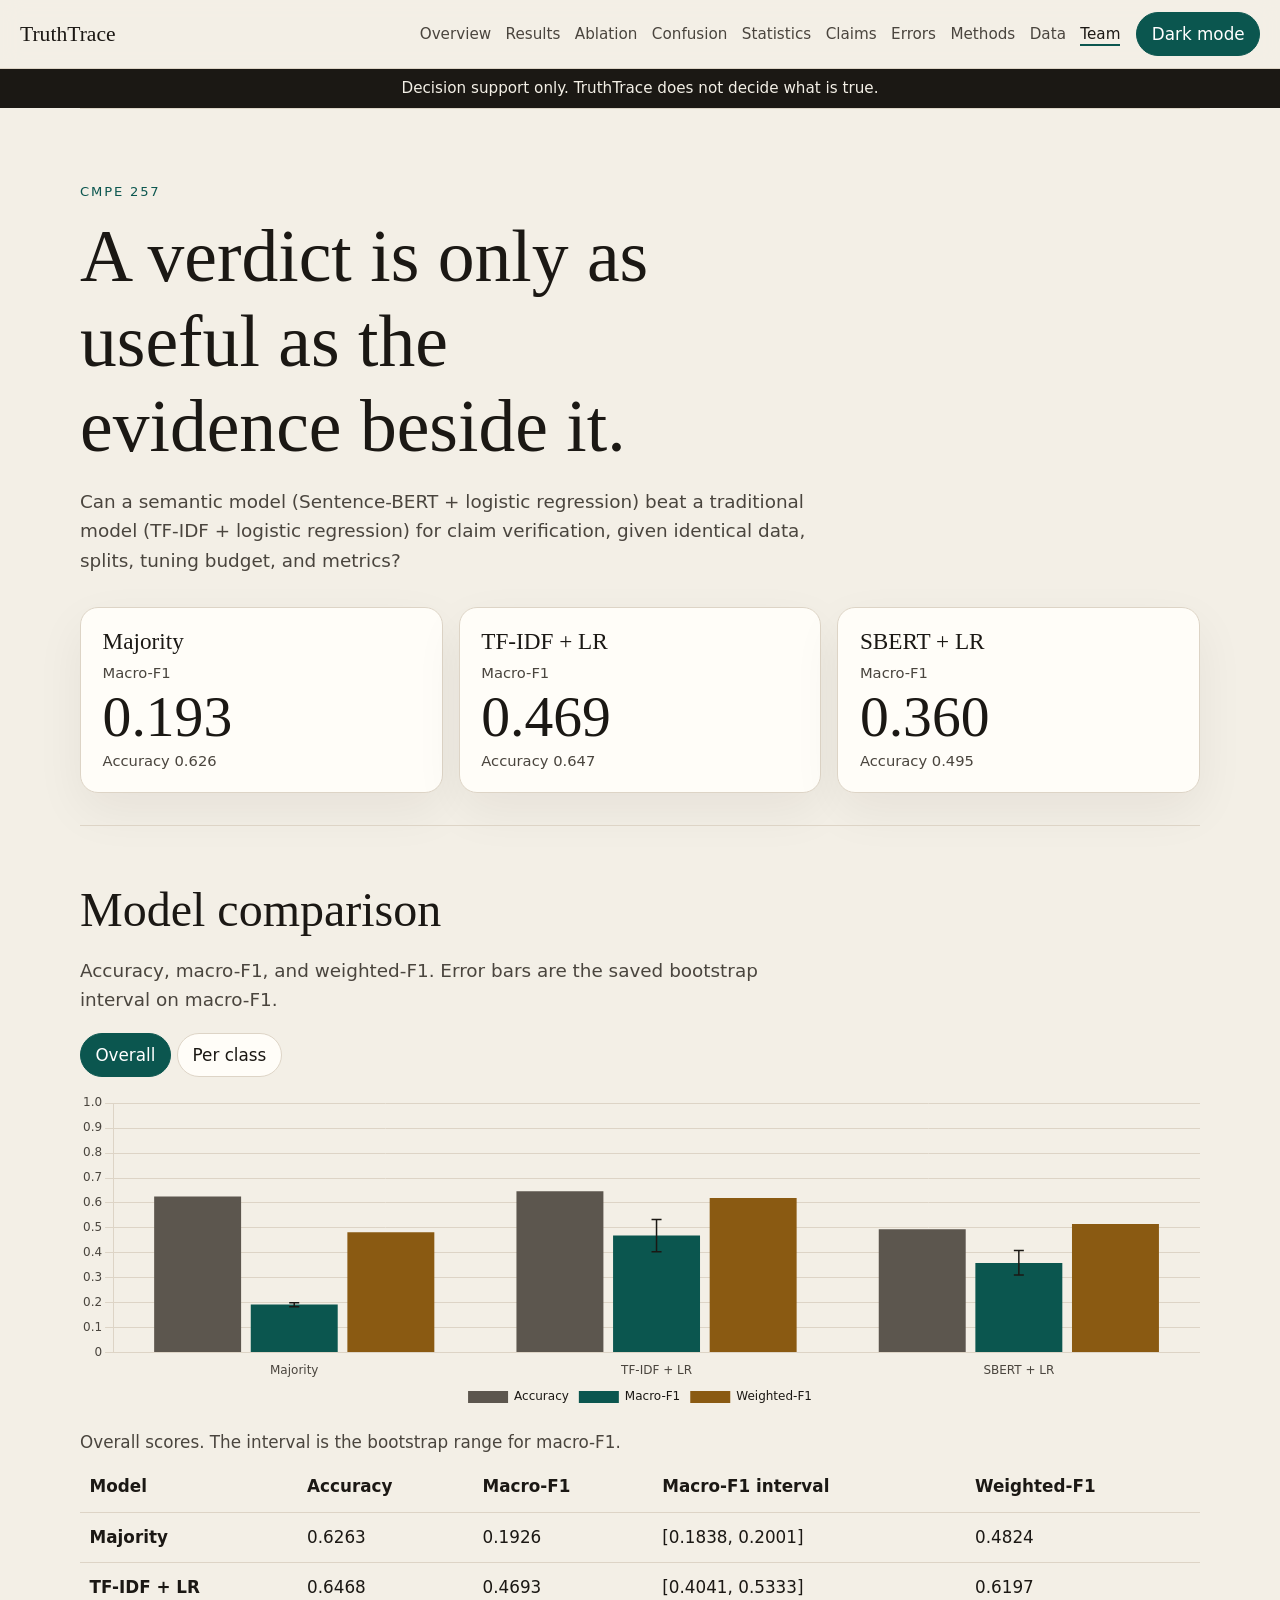
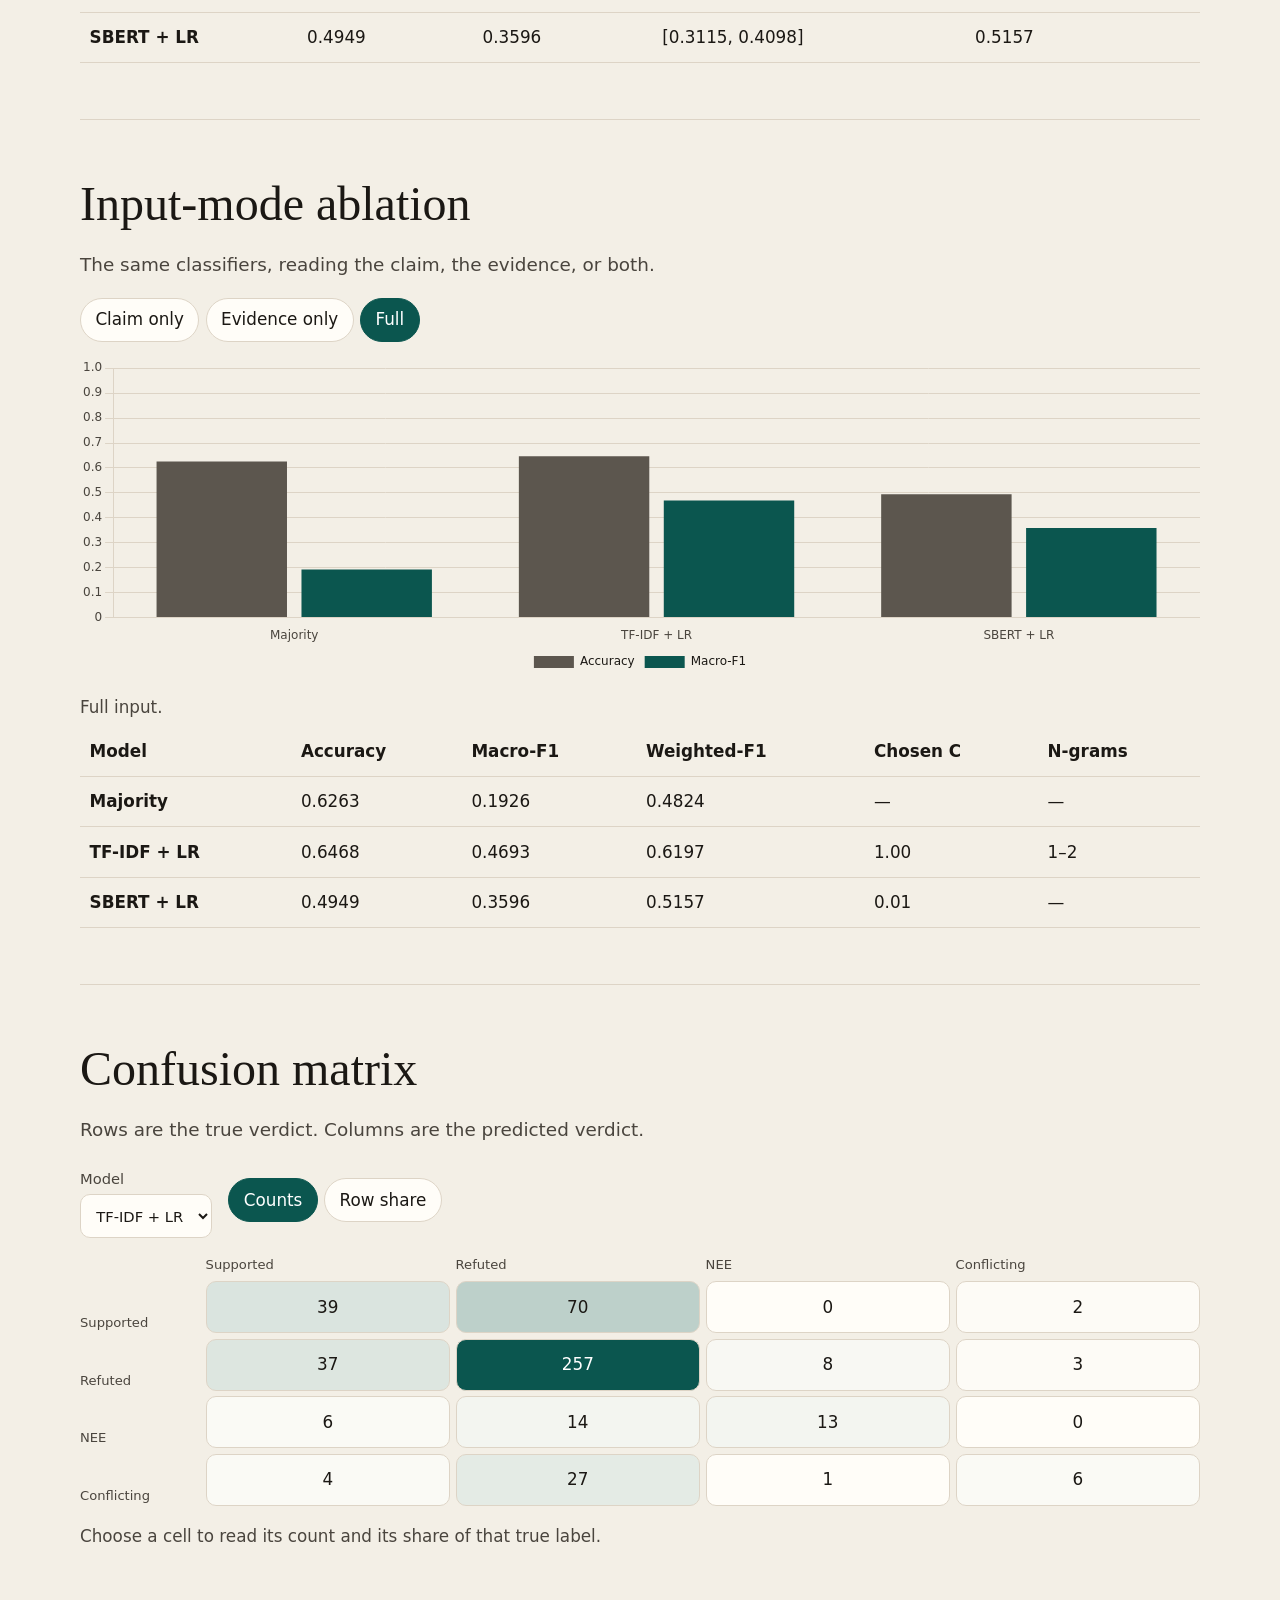
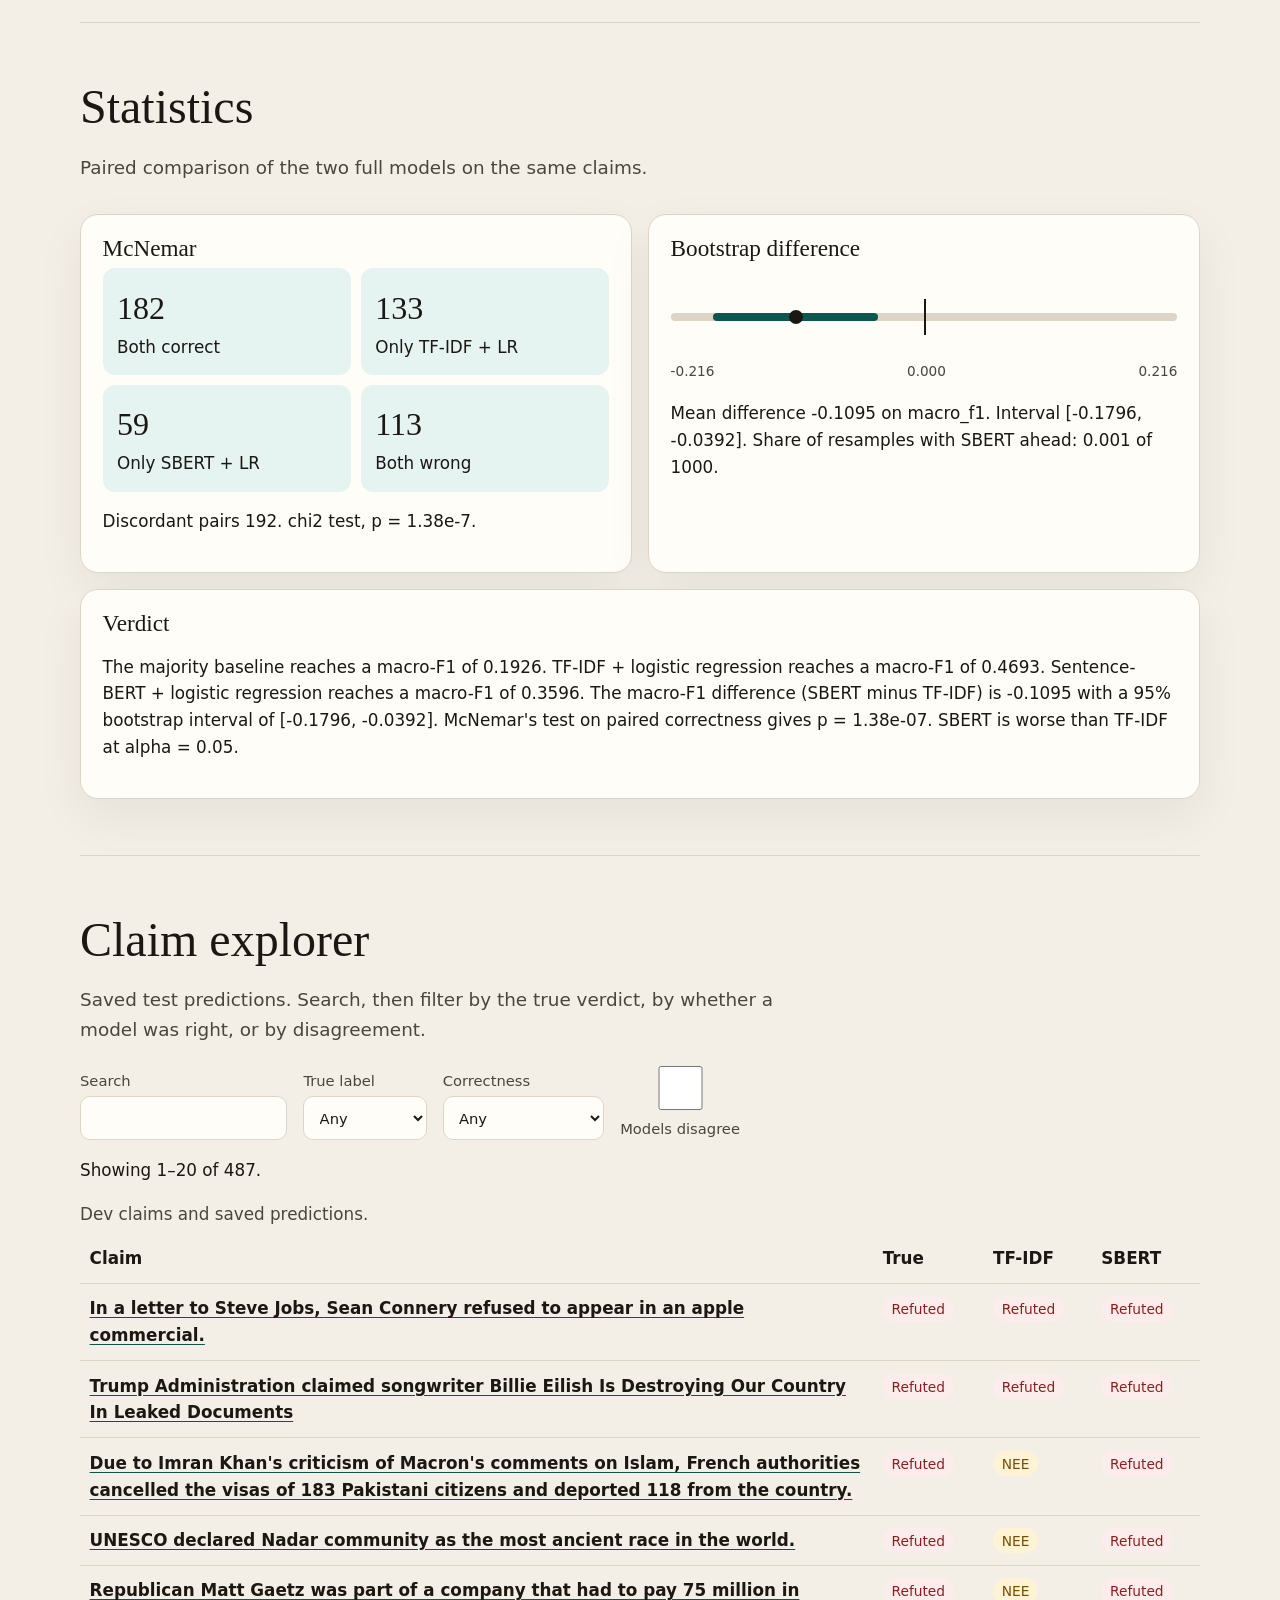
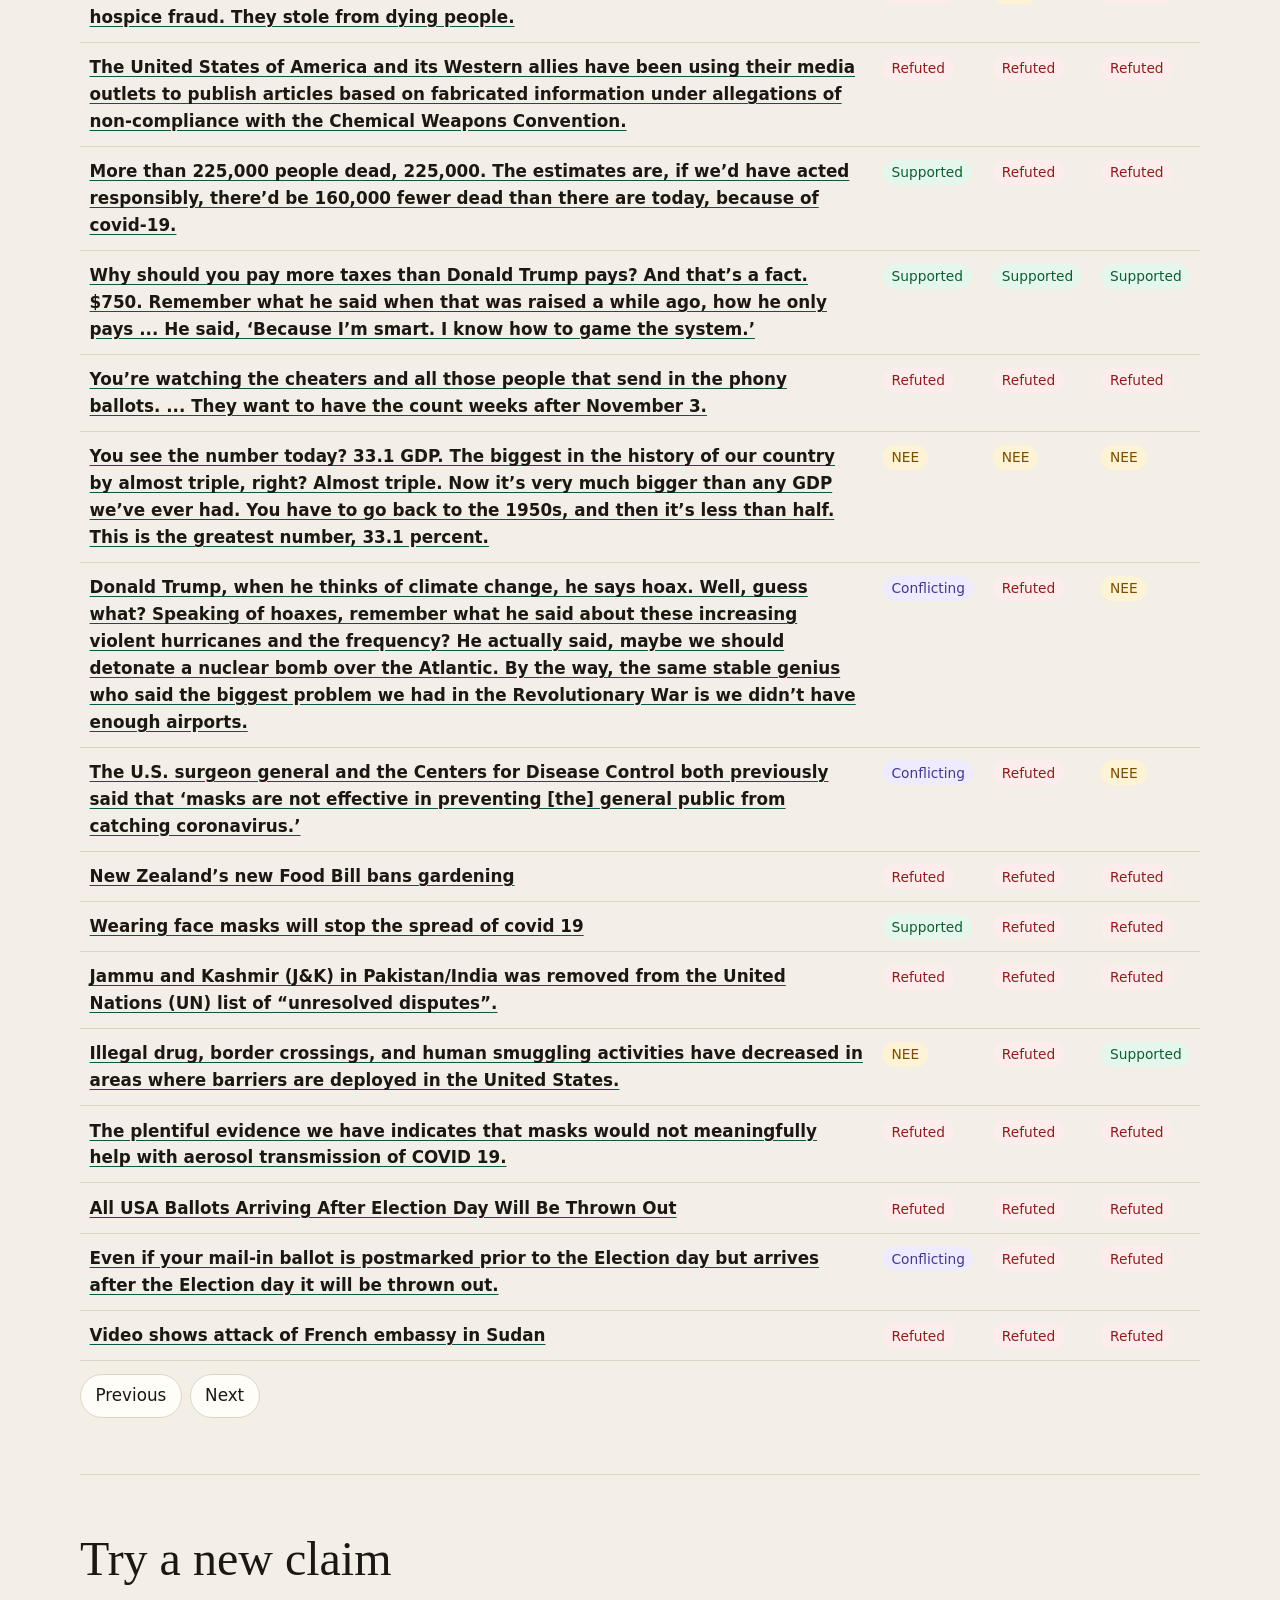
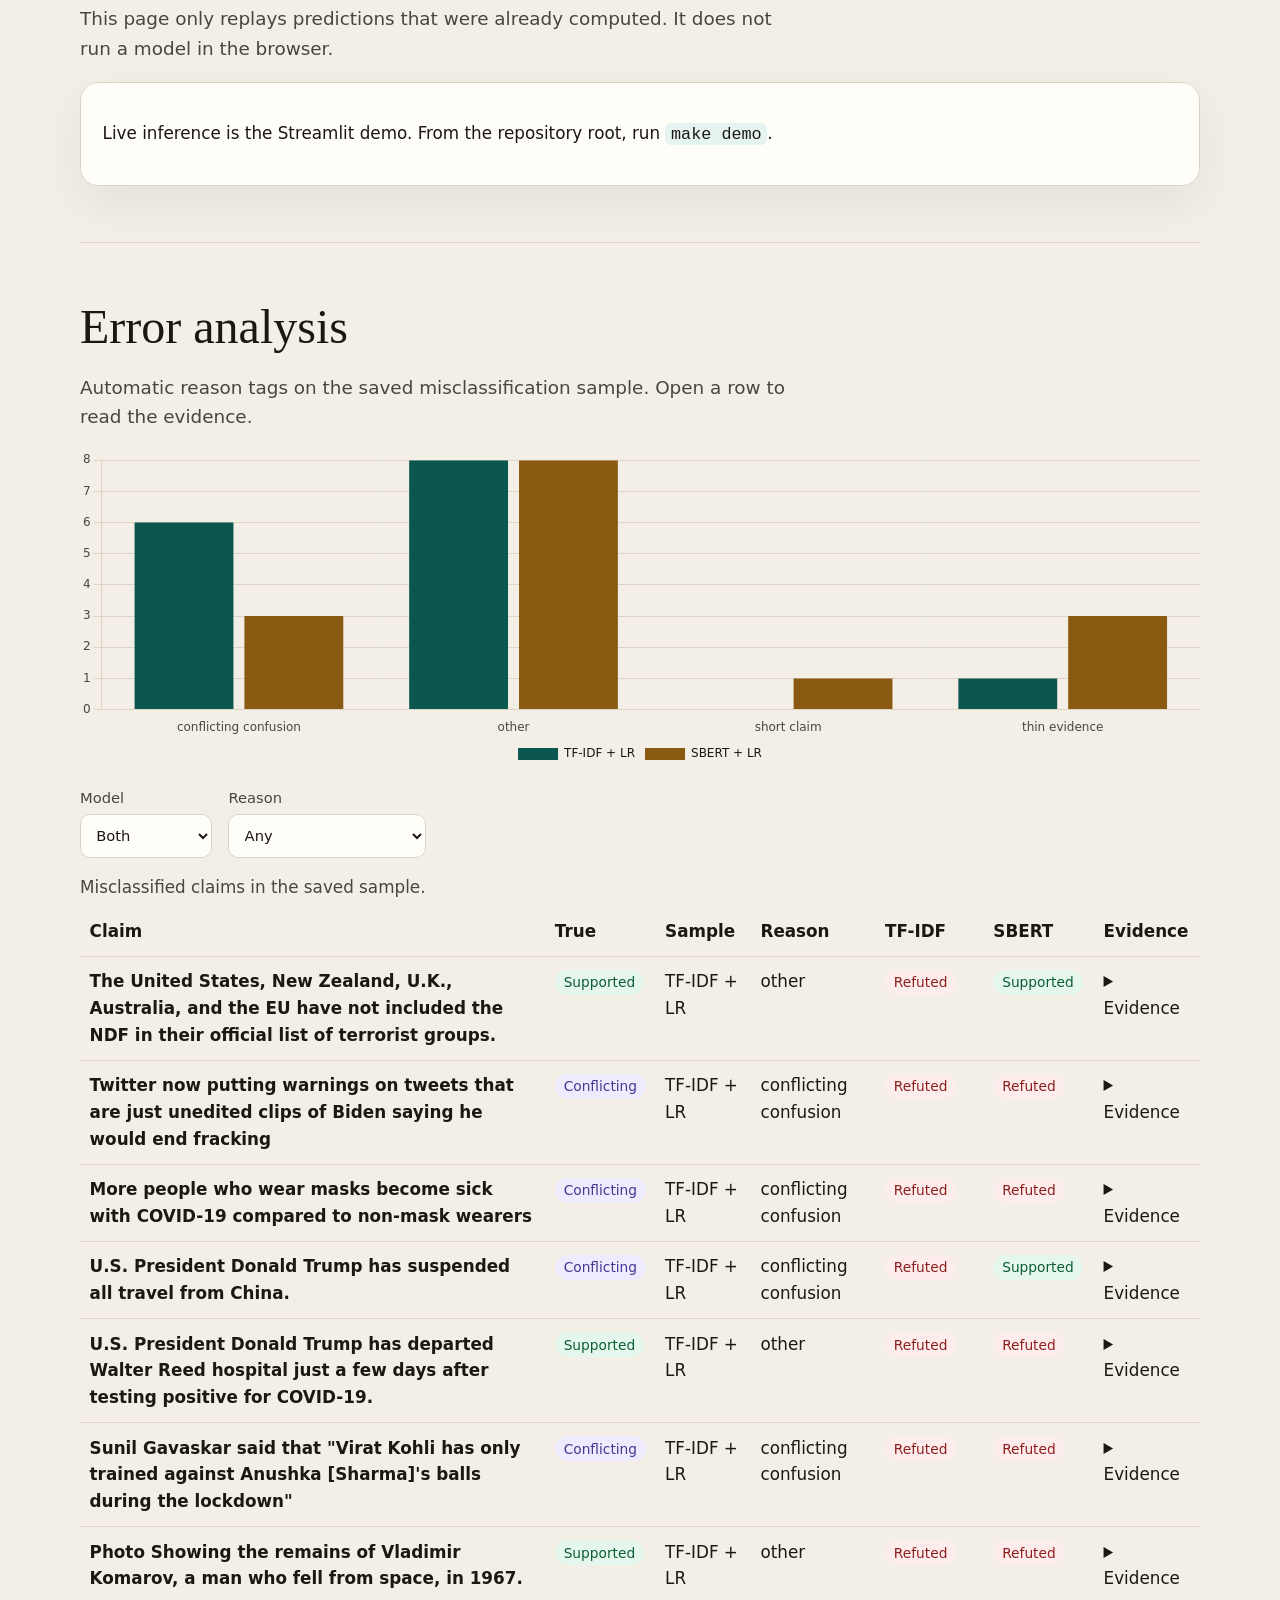
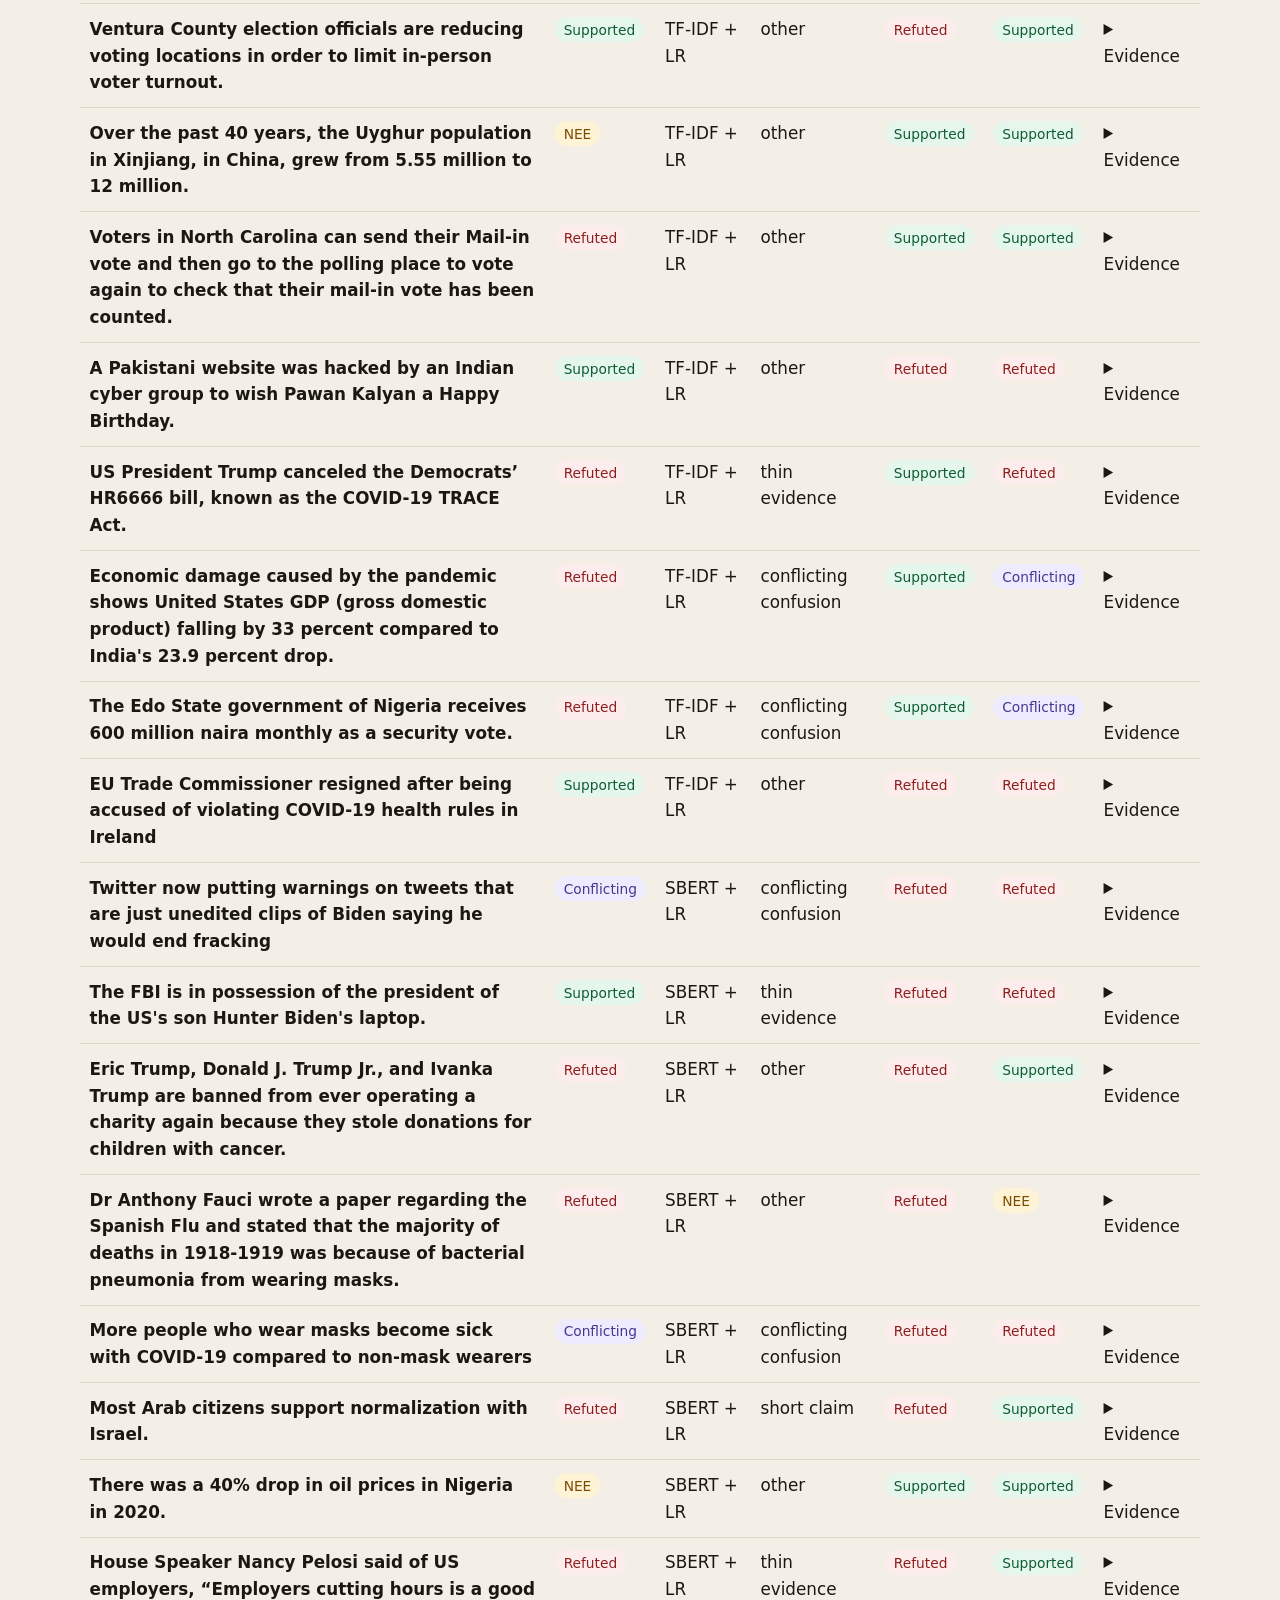
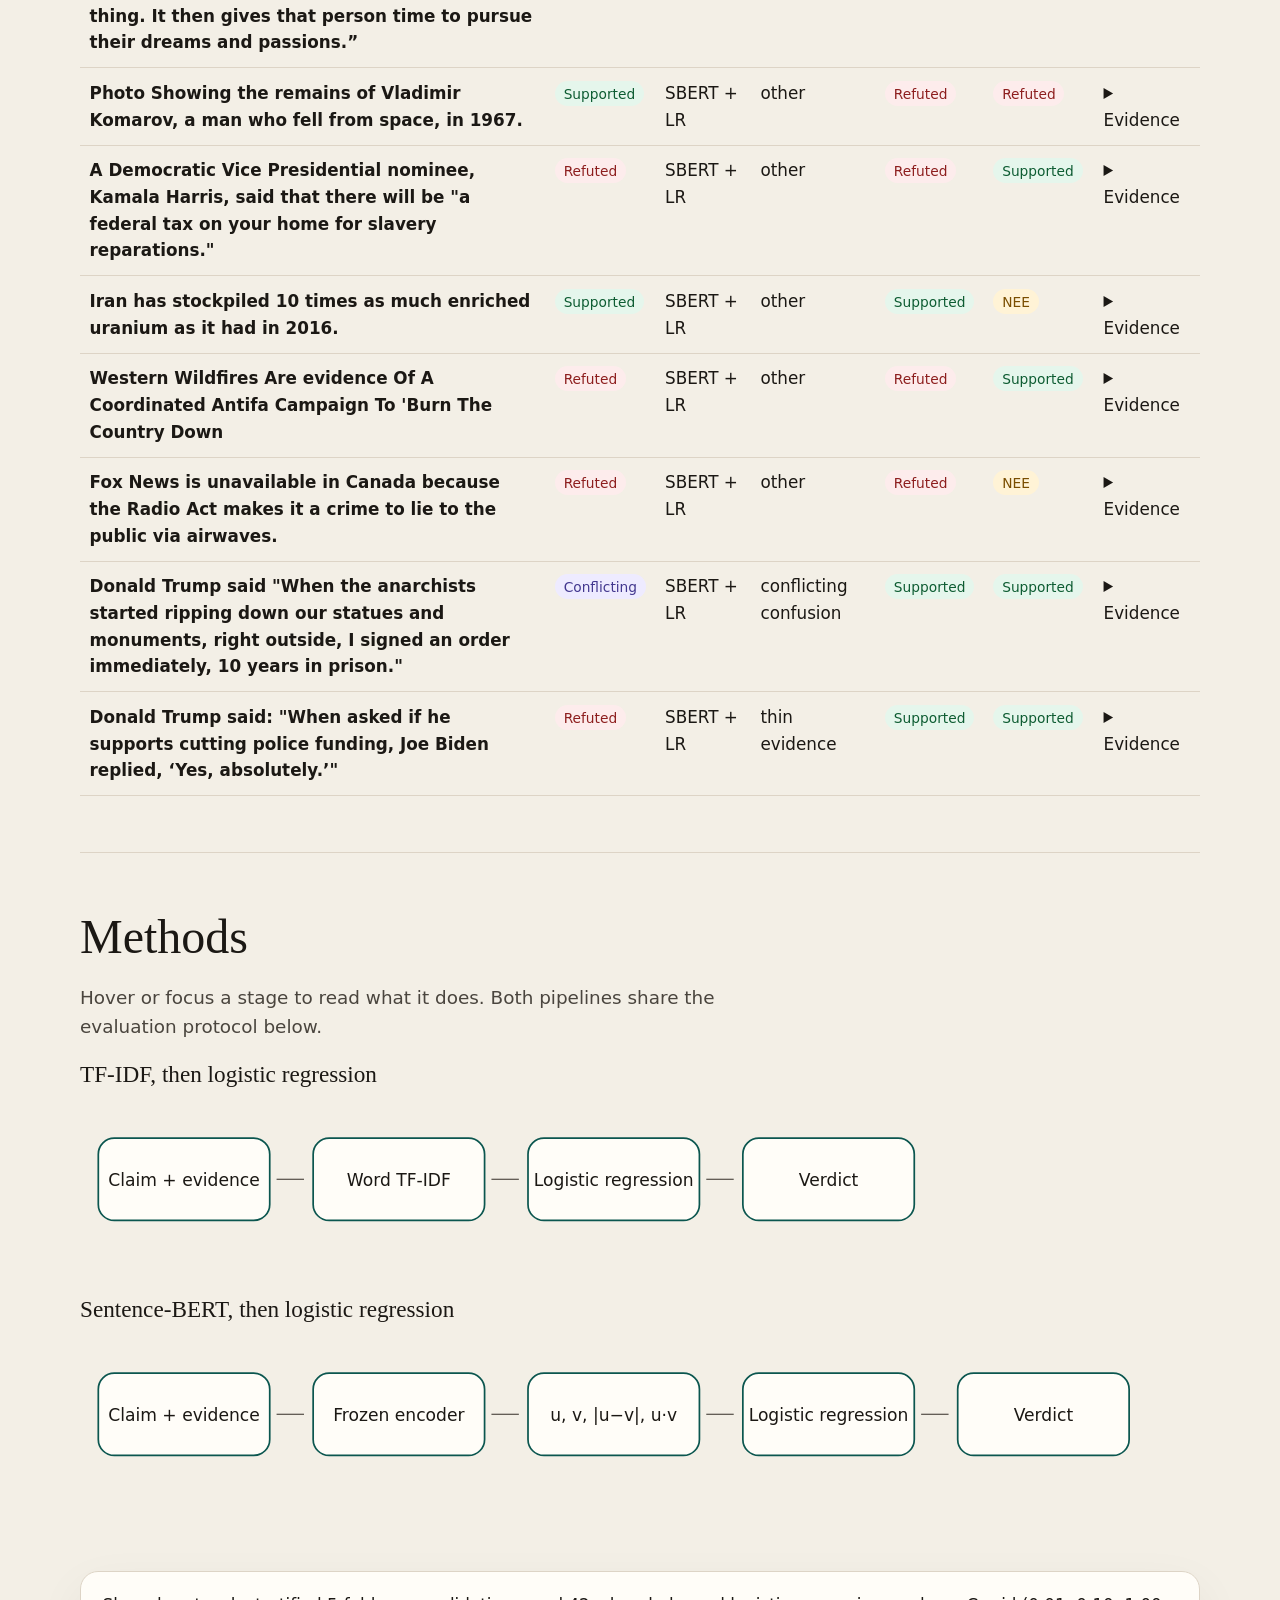
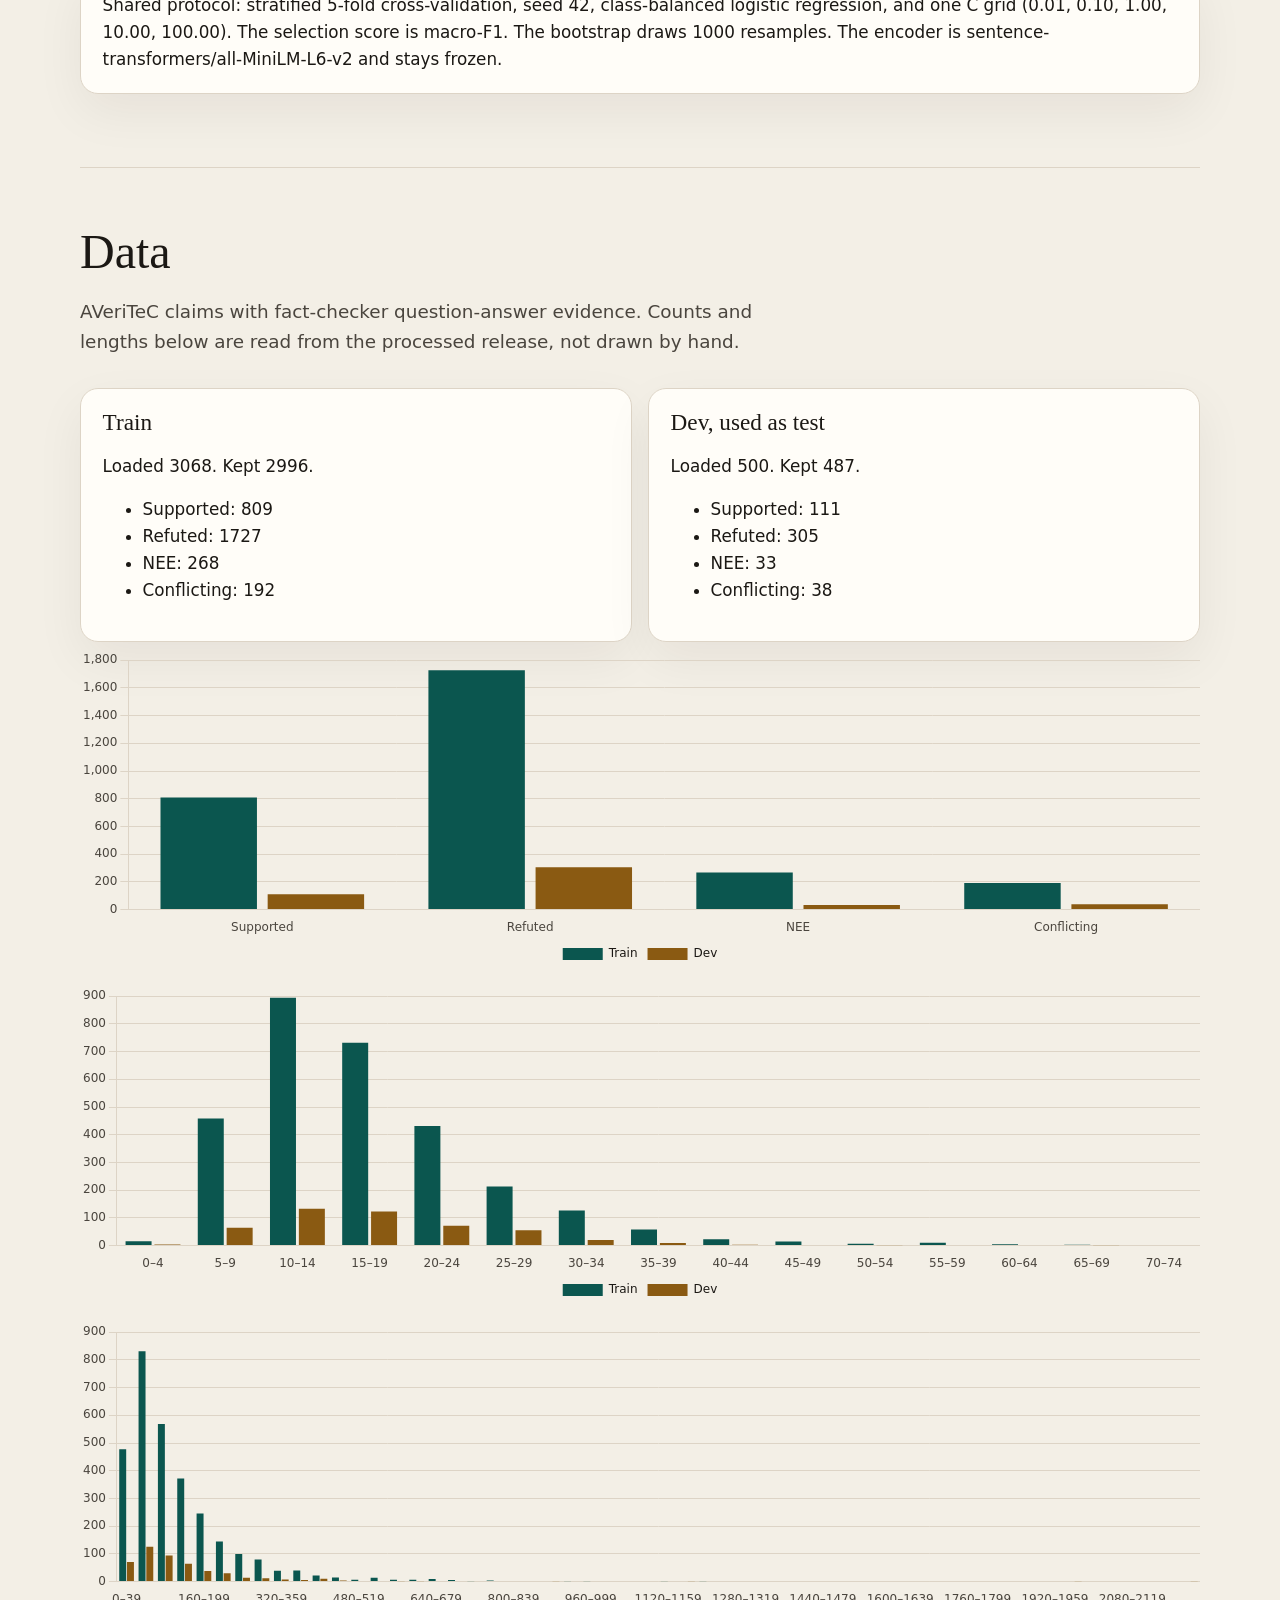
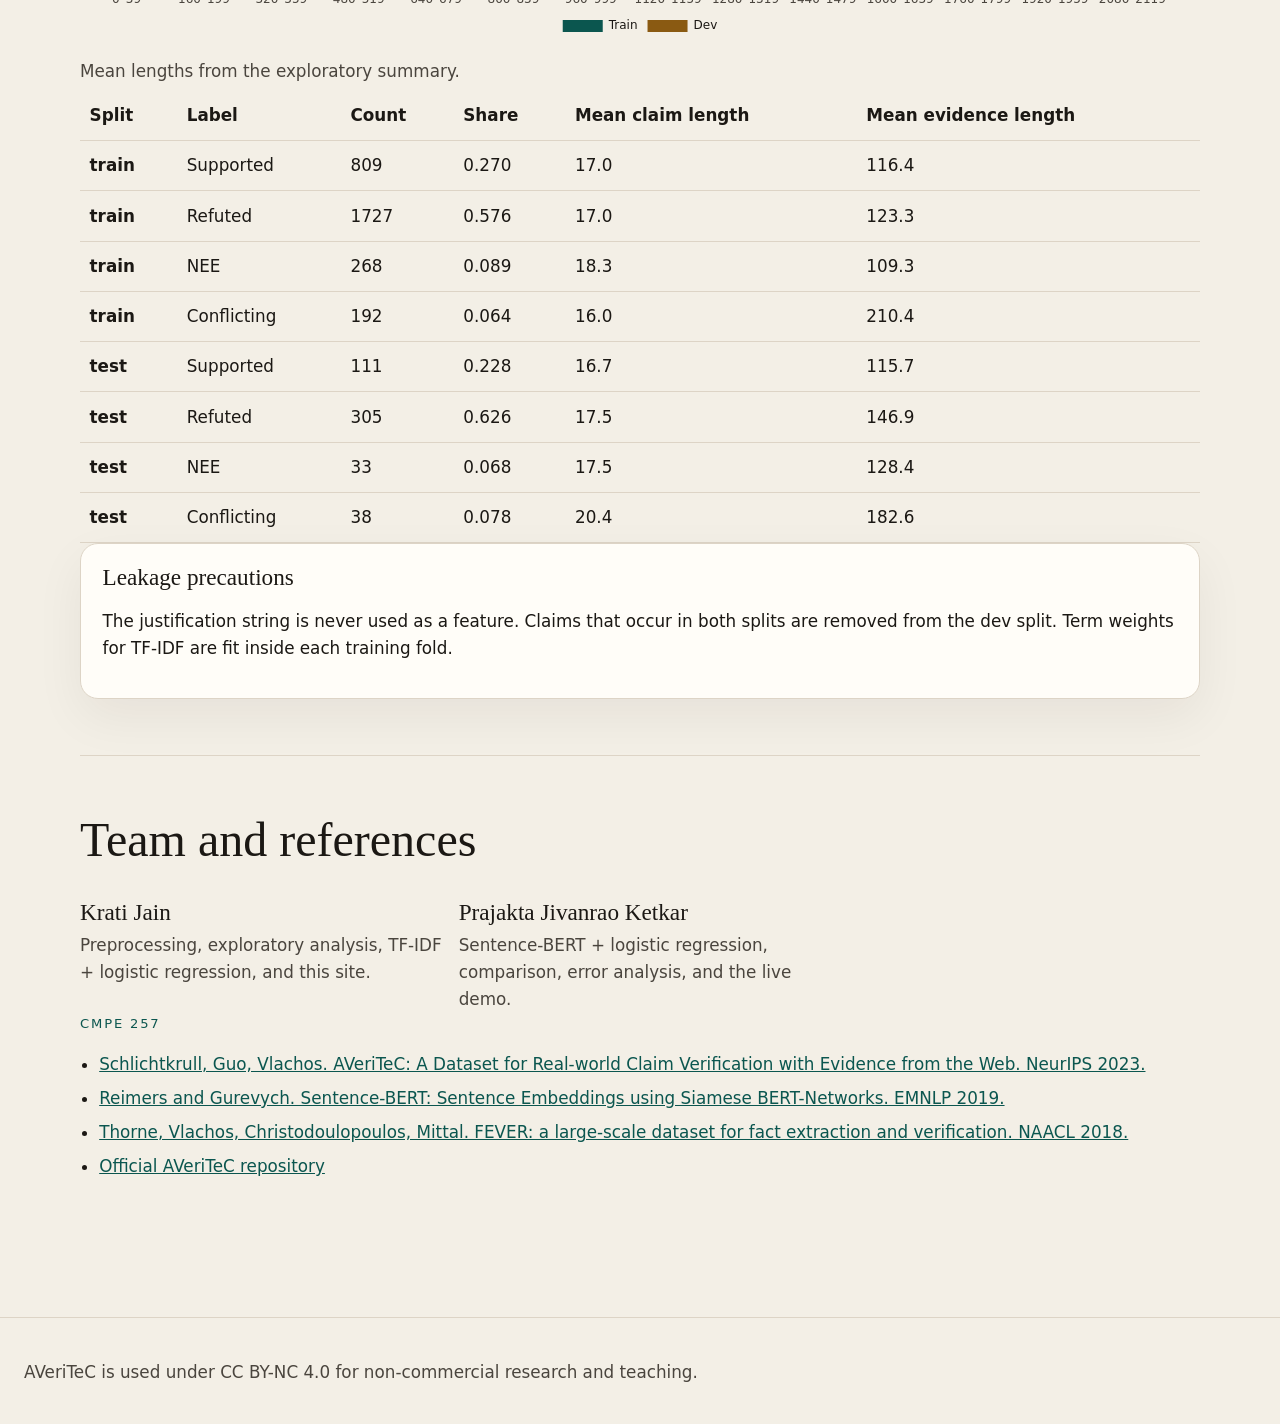
<file: docs/team.html>
<!DOCTYPE html>
<html lang="en">
<head>
<meta charset="utf-8">
<meta name="viewport" content="width=device-width, initial-scale=1">
<title>TruthTrace</title>
<script>location.replace("index.html#team");</script>
</head>
<body>
<p><a href="index.html#team">Continue to TruthTrace</a></p>
</body>
</html>
</file>
